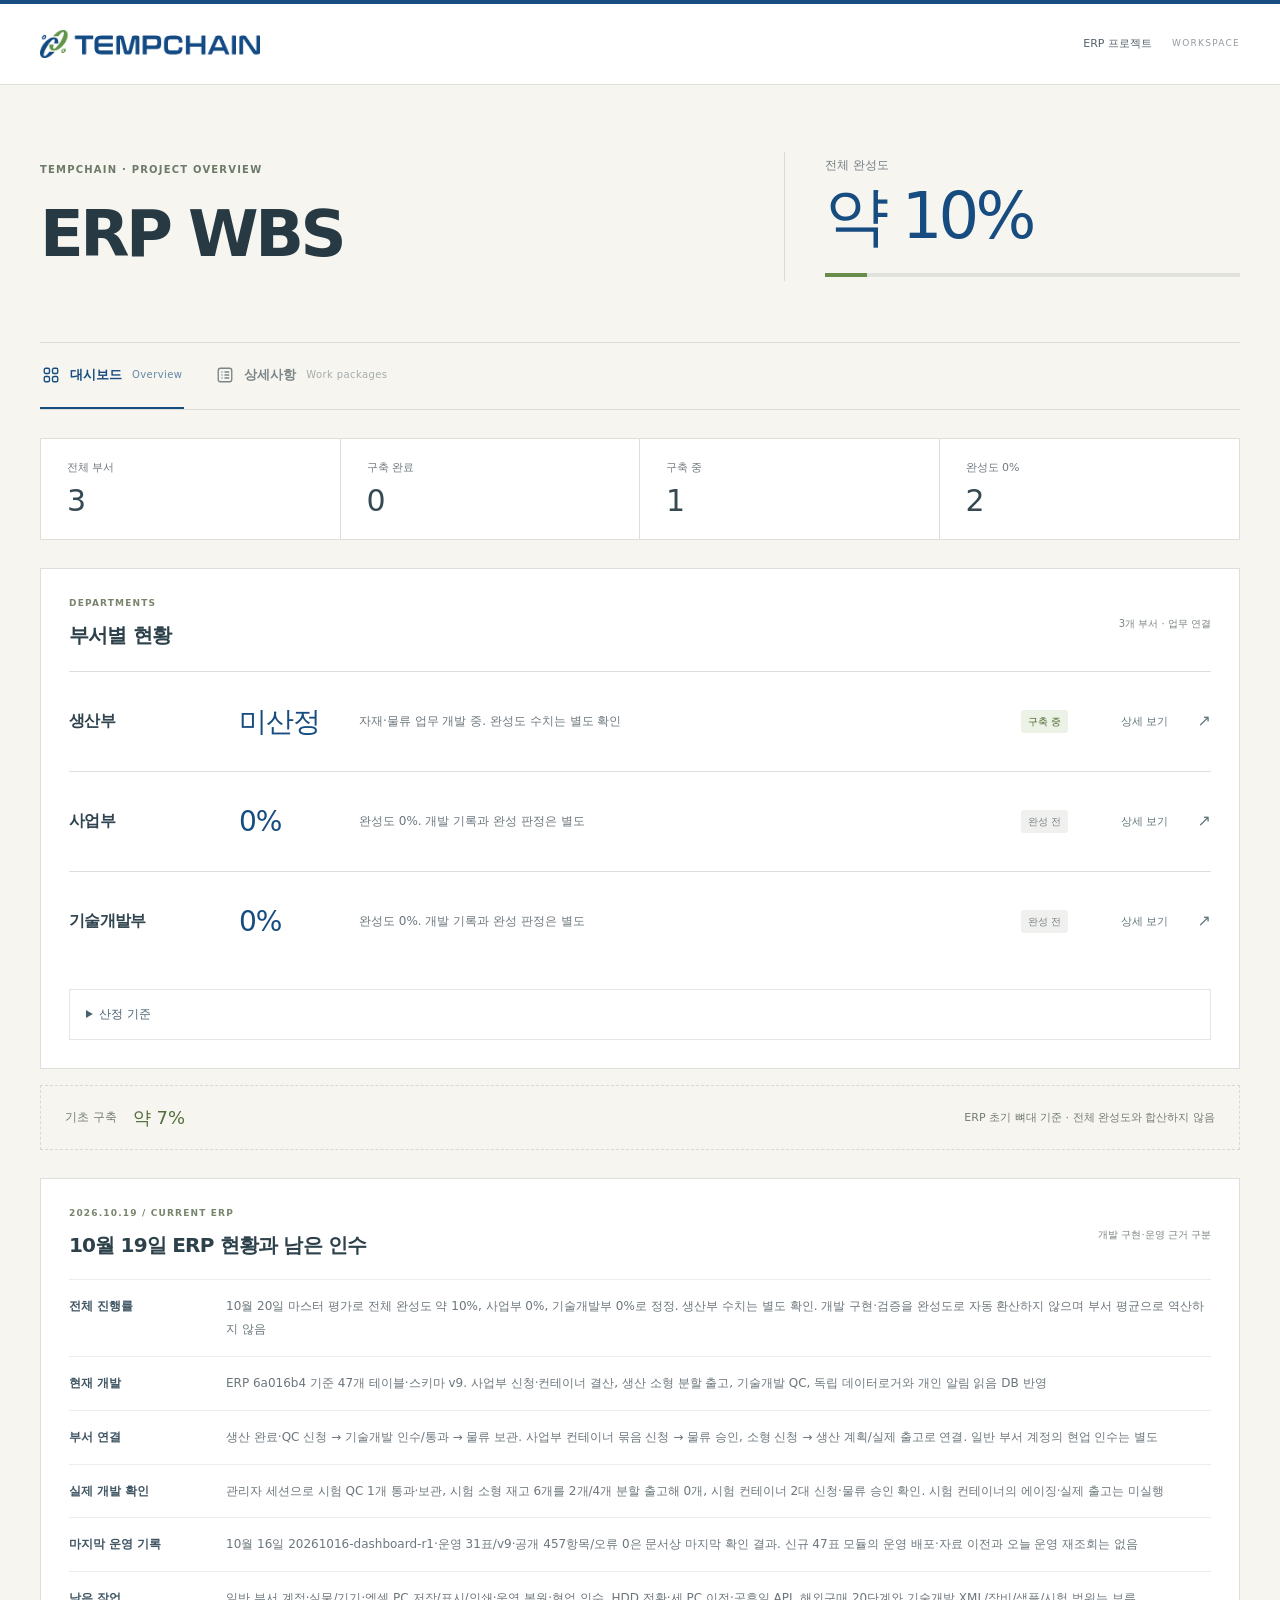
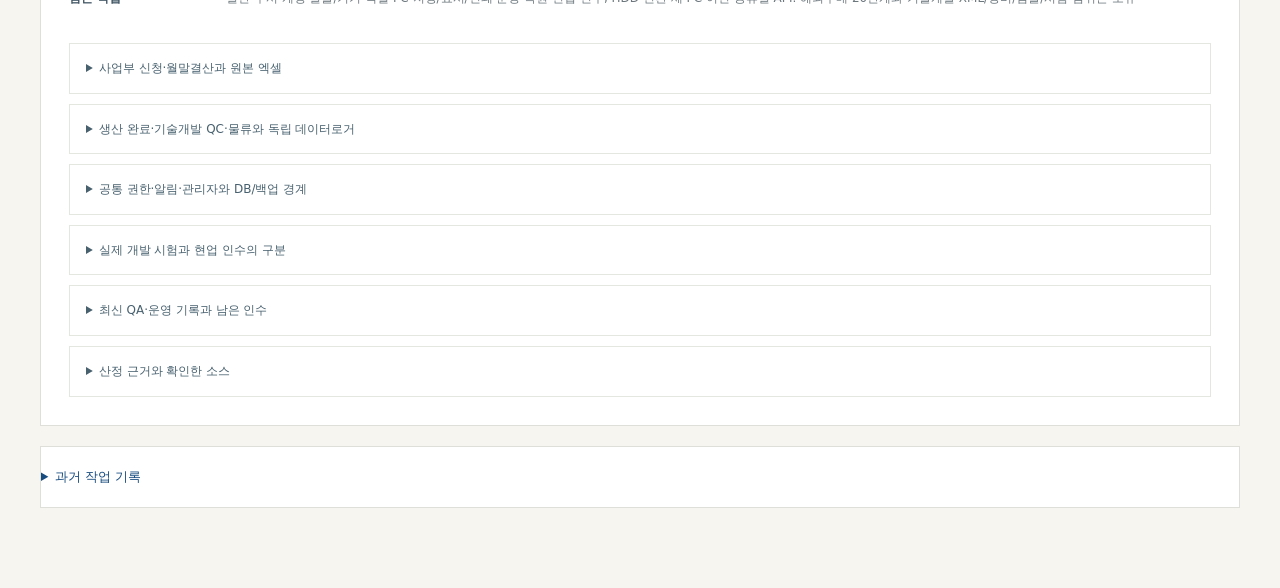
<file: index.html>
<!doctype html>
<html lang="ko">
<head>
  <meta charset="UTF-8">
  <meta name="viewport" content="width=device-width, initial-scale=1.0">
  <meta name="description" content="TempChain ERP WBS: 생산부·사업부·기술개발부 구축 현황">
  <title>TempChain ERP | ERP WBS</title>
  <link rel="stylesheet" href="./css/wbs.css">
  <style>
    .hero-copy { align-self: center; }
    .hero { grid-template-columns: minmax(0, 1fr) minmax(0, 1.25fr); gap: 36px; }
    .hero-progress-group { position: relative; z-index: 1; display: grid; grid-template-columns: minmax(0, 1fr); gap: 14px; }
    .hero-progress-group .hero-progress { min-width: 0; padding: 22px; }
    .hero-progress-group h2 { margin: 0; color: #d2eee7; font-size: 14px; }
    .hero-progress-group .hero-progress-value strong { font-size: 50px; }
    .hero-progress-group .hero-progress-value > span { font-size: 11px; }
    .hero-progress-group .progress-track { margin-bottom: 12px; }
    .hero-progress-group p { font-size: 12px; line-height: 1.7; }
    .hero-progress-group .progress-remaining { margin-top: 9px; color: #a5edd7; font-weight: 700; }
    .scope-grid { grid-template-columns: repeat(3, minmax(0, 1fr)); margin-top: 20px; }
    .scope-card { min-height: 210px; }
    .department-progress { font-size: 30px; color: var(--navy); }
    .stage-evidence { display: block; margin-top: 8px; font-size: 11px; color: var(--muted); }
    @media (max-width: 700px) { .scope-grid { grid-template-columns: 1fr; } }
    .history-record { margin-top: 20px; }
    .history-record > summary { cursor: pointer; color: var(--navy); font-weight: 800; }
    .history-record[open] > summary { margin-bottom: 20px; }
    @media print { .history-record { display: none; } }
    @media (max-width: 1000px) { .hero { grid-template-columns: 1fr; } }
    @media (max-width: 600px) { .hero-progress-group { grid-template-columns: 1fr; } }
    .october-record { display: grid; gap: 10px; margin-top: 18px; min-width: 0; }
    .october-record details { min-width: 0; border: 1px solid var(--line); border-radius: 9px; }
    .october-record summary { padding: 14px 16px; color: var(--navy); font-size: 13px; font-weight: 700; cursor: pointer; overflow-wrap: anywhere; }
    .october-record summary:hover { background: var(--canvas); }
    .october-record details[open] > summary { border-bottom: 1px solid var(--line); background: var(--canvas); }
    .october-record .record-body { min-width: 0; padding: 16px; color: var(--muted); font-size: 13px; line-height: 1.8; overflow-wrap: anywhere; }
    .october-record .record-task + .record-task { margin-top: 10px; }
    .october-record h2, .october-record h3 { margin: 22px 0 12px; color: var(--navy); font-size: 16px; }
    .october-record .record-body > :first-child { margin-top: 0; }
    .october-record ul, .october-record ol { padding-left: 22px; }
    .october-record li { margin: 7px 0; }
    .october-record code { padding: 2px 4px; border-radius: 4px; background: var(--canvas); font-size: .9em; }
    .october-record .record-table { max-width: 100%; overflow-x: auto; margin: 16px 0; border: 1px solid var(--line); border-radius: 6px; }
    .october-record table { width: 100%; min-width: 640px; border-collapse: collapse; }
    .october-record th, .october-record td { padding: 10px 12px; text-align: left; vertical-align: top; border-bottom: 1px solid var(--line); }
    .october-record th { background: var(--canvas); color: var(--navy); }
    @media (max-width: 600px) { .update-panel .panel-heading { flex-wrap: wrap; gap: 12px; } .october-record .record-body { padding: 12px; } .october-record summary { padding: 13px 12px; } }
  </style>
  <link rel="stylesheet" href="./css/brand.css">
  <link rel="icon" type="image/x-icon" href="./favicon.ico">
  <link rel="icon" type="image/svg+xml" sizes="any" href="./assets/brand/favicon-white.svg">
</head>
<body>
  <header class="company-header">
    <div class="shell company-header-inner">
      <a class="company-logo" href="./index.html" aria-label="TEMPCHAIN ERP WBS 홈"><img src="./assets/brand/tempchain-logo.png" alt="TEMPCHAIN" width="4096" height="515"></a>
      <span class="workspace-label">ERP 프로젝트 <span>WORKSPACE</span></span>
    </div>
  </header>
  <main class="shell">
    <section class="hero" aria-labelledby="page-title">
      <div class="hero-copy">
        <p class="eyebrow">TEMPCHAIN · PROJECT OVERVIEW</p>
        <h1 id="page-title">ERP WBS</h1>
      </div>
      <div class="hero-progress-group" aria-label="전체 ERP 진행률">
        <section class="hero-progress" aria-labelledby="overall-progress-title">
          <h2 id="overall-progress-title">전체 완성도</h2>
          <div class="hero-progress-value"><strong id="overall-progress-value">약 10%</strong></div>
          <div id="overall-progress-track" class="progress-track" role="progressbar" aria-label="전체 ERP 구축 진행률" aria-valuemin="0" aria-valuemax="100" aria-valuenow="10"><span id="overall-progress-bar" style="width: 10%"></span></div>

        </section>
      </div>
    </section>

    <nav class="tab-nav" aria-label="페이지 탭">
      <div class="tab-list" role="tablist" aria-label="ERP WBS 화면">
        <button id="tab-dashboard" class="tab-button" type="button" role="tab" aria-selected="true" aria-controls="panel-dashboard" tabindex="0" data-tab="dashboard"><svg class="tab-icon" viewBox="0 0 24 24" fill="none" stroke="currentColor" stroke-width="1.8" aria-hidden="true"><rect x="3" y="3" width="7" height="7" rx="2"/><rect x="14" y="3" width="7" height="7" rx="2"/><rect x="3" y="14" width="7" height="7" rx="2"/><rect x="14" y="14" width="7" height="7" rx="2"/></svg>대시보드<span>Overview</span></button>
        <button id="tab-details" class="tab-button" type="button" role="tab" aria-selected="false" aria-controls="panel-details" tabindex="-1" data-tab="details"><svg class="tab-icon" viewBox="0 0 24 24" fill="none" stroke="currentColor" stroke-width="1.8" stroke-linecap="round" aria-hidden="true"><rect x="3" y="3" width="18" height="18" rx="3"/><path d="M8 8h.01M12 8h5M8 12h.01M12 12h5M8 16h.01M12 16h5"/></svg>상세사항<span>Work packages</span></button>
      </div>
    </nav>

    <section id="panel-dashboard" class="tab-panel" role="tabpanel" aria-labelledby="tab-dashboard">
      <section class="metric-grid" aria-label="부서 구축 현황">
        <article class="metric-card metric-primary"><span class="metric-label">전체 부서</span><strong id="total-count">3</strong></article>
        <article class="metric-card"><span class="metric-label">구축 완료</span><strong id="done-count">0</strong></article>
        <article class="metric-card"><span class="metric-label">구축 중</span><strong id="progress-count">1</strong></article>
        <article class="metric-card"><span class="metric-label">완성도 0%</span><strong id="planned-count">2</strong></article>
      </section>

      <section class="panel-card update-panel" aria-labelledby="scope-title">
        <div class="panel-heading"><div><p class="eyebrow">DEPARTMENTS</p><h2 id="scope-title">부서별 현황</h2></div><span class="pill">3개 부서 · 업무 연결</span></div>
        <div id="scope-grid" class="scope-grid"></div>
        <div class="october-record"><details><summary>산정 기준</summary><div id="progress-basis" class="record-body"></div></details></div>
      </section>
      <aside class="foundation-note"><span>기초 구축</span><strong>약 7%</strong><p>ERP 초기 뼈대 기준 · 전체 완성도와 합산하지 않음</p></aside>
      <!-- october-nineteenth-record:start -->
      <section id="update-october-nineteenth" class="panel-card update-panel" aria-labelledby="update-october-nineteenth-title">
        <div class="panel-heading"><div><p class="eyebrow">2026.10.19 / CURRENT ERP</p><h2 id="update-october-nineteenth-title">10월 19일 ERP 현황과 남은 인수</h2></div><span class="pill">개발 구현·운영 근거 구분</span></div>
        <ul class="update-list">
          <li><strong>전체 진행률</strong><span>10월 20일 마스터 평가로 전체 완성도 약 10%, 사업부 0%, 기술개발부 0%로 정정. 생산부 수치는 별도 확인. 개발 구현·검증을 완성도로 자동 환산하지 않으며 부서 평균으로 역산하지 않음</span></li>
          <li><strong>현재 개발</strong><span>ERP 6a016b4 기준 47개 테이블·스키마 v9. 사업부 신청·컨테이너 결산, 생산 소형 분할 출고, 기술개발 QC, 독립 데이터로거와 개인 알림 읽음 DB 반영</span></li>
          <li><strong>부서 연결</strong><span>생산 완료·QC 신청 → 기술개발 인수/통과 → 물류 보관. 사업부 컨테이너 묶음 신청 → 물류 승인, 소형 신청 → 생산 계획/실제 출고로 연결. 일반 부서 계정의 현업 인수는 별도</span></li>
          <li><strong>실제 개발 확인</strong><span>관리자 세션으로 시험 QC 1개 통과·보관, 시험 소형 재고 6개를 2개/4개 분할 출고해 0개, 시험 컨테이너 2대 신청·물류 승인 확인. 시험 컨테이너의 에이징·실제 출고는 미실행</span></li>
          <li><strong>마지막 운영 기록</strong><span>10월 16일 20261016-dashboard-r1·운영 31표/v9·공개 457항목/오류 0은 문서상 마지막 확인 결과. 신규 47표 모듈의 운영 배포·자료 이전과 오늘 운영 재조회는 없음</span></li>
          <li><strong>남은 작업</strong><span>일반 부서 계정·실물/기기·엑셀 PC 저장/표시/인쇄·운영 복원·현업 인수, HDD 전환·세 PC 이전·공휴일 API. 해외구매 20단계와 기술개발 XML/장비/샘플/시험 범위는 보류</span></li>
        </ul>
        <div class="october-record">
          <details class="record-group"><summary>사업부 신청·월말결산과 원본 엑셀</summary><div class="record-body">
            <ul>
              <li>사업부에 컨테이너 입출고 신청·소형제품 출고 신청·월말결산 3개 업무 메뉴 구현. 컨테이너는 실제 LOT·고객/소유사·고객 요청번호·운송·예정 일시·원본 증빙을 기록</li>
              <li>한 고객 요청번호에 최대 100대의 컨테이너를 묶어 제출하고 제품별 LOT·명시 제품명·신청 당시 로거 번호를 보존. 같은 고객의 진행 중 요청번호 중복 거부, 변경은 재승인과 당시 이력 보존</li>
              <li>소형은 자재에 등록한 완제품을 신청하고 생산부가 날짜별 수량 계획·실제 출고·실적 정정. 계획은 예약/차감하지 않으며 실제 출고와 재고·감사·UUID를 원자 저장. 부족/버전 충돌·계획 초과 정정은 거부</li>
              <li>월말결산은 컨테이너 입출고·렌탈 1/2·보관의 5종만 제공. 소형은 결산 건수·요율·개별 정산 XLSX·전체 ZIP에서 제외하고 기존 자료는 보존. 단가·금액은 인증 엑셀에만 포함</li>
              <li>원본 신청서의 병합·행 높이·열 너비·서명란·인쇄 영역과 반복 제품행을 유지하며 OOXML 관계·콘텐츠 유형을 재구성. 고객번호·각 로거·출고 예상 일시를 반복 시트에도 출력하고 과거 외부 링크·불필요 메타정보 제외</li>
              <li>파일 전체 수신 뒤 XLSX 구성·응답 길이와 명시적 저장 링크를 확인. 격리 HTTP에서 일반 탭/로그인 유지 모두 9,674바이트 저장·값 일치 13항목 통과. 실제 개발 세션의 PC 저장·Microsoft Excel 표시/인쇄는 미확인</li>
              <li>해외구매 20단계의 발주·공식 서식·승인·수입·송금은 별도 요구 범위로 보류. 이번 신청/결산 구현을 해외구매 전체 완료로 집계하지 않음</li>
            </ul>
          </div></details>
          <details class="record-group"><summary>생산 완료·기술개발 QC·물류와 독립 데이터로거</summary><div class="record-body">
            <ul>
              <li>생산부의 생산 완료·QC 신청을 기술개발부가 인수·통과한 뒤 물류 보관으로 연결. QC 미통과 제품은 물류 재고·출고 대상에서 제외하고 생산/QC 처리 이력과 물류 제품·AS 이력을 담당별로 구분</li>
              <li>완제품 분류와 QC 상태를 분리하고 BioKeeper 1800·BioKeeper 2700·BioKeeper 3300·BioKeeper OceanX 명시 선택 제공. 미확정 기존 LOT·소형 제품명은 추정하지 않으며 서비스 상품명·단가를 모델에서 자동 결정하지 않음</li>
              <li>기술개발부 QC는 일부 신규 ERP 업무 구현 근거. 과거 제거한 챔버·예약·샘플·시험과 독립 XML 뷰어의 ERP 연계는 보류 범위 유지</li>
              <li>독립 로거는 일련번호만 등록할 수 있고 LOT 연결·교체·해제·검교정 이력을 관리. 중복 연결·사용 중 LOT 덮어쓰기·버전 충돌 거부, 신청 당시 로거 스냅샷과 기존 검교정 보존</li>
              <li>로거 업로드는 일련번호/연결 LOT의 2열 XLSX·최대 1,000행/5MiB. 파일 원문·행 버전과 미리보기를 재검사하고 전체 원자 반영. 컨테이너 기본정보의 LOT·생산일·소유사·로거·검교정·차기검교정 6열 CSV와 별도</li>
            </ul>
          </div></details>
          <details class="record-group"><summary>공통 권한·알림·관리자와 DB/백업 경계</summary><div class="record-body">
            <ul>
              <li>10월 16일 자재 대시보드의 전체/재고 보유/구매 필요/등록 대기 4개 카드와 목록 필터를 연결. 카드/목록 전체 건수·검색/페이지·소수/미입력/0·안전재고 구분을 API 42개·모의 화면 235항목으로 확인한 당시 기록이며, 물류는 종류/소유사·상태별 카드와 목록 조건을 연결</li>
              <li>화면의 부서 선택과 실제 활성 부서/개별 업무 권한을 분리. 권한 회수 후 동일 UUID 재확인도 재검사하고 결과 불명 요청의 원문·계정/창·UUID를 보존</li>
              <li>자재 기준정보는 단위를 포함한 8개 메뉴로 구성하고 수정/삭제를 실제 생산부의 개별 권한으로 검사. 치수 추가는 수정 권한에 통합, 종류 삭제는 관리자만 허용하며 사용 중인 항목은 삭제 거부</li>
              <li>알림 읽음은 개인 DB 0/1로 저장하고 신규/누락 상태는 0. 조회는 무쓰기, 개인 읽음 저장은 업무 감사·부서 백업 제외, 전체 서명 백업에는 포함. 새 탭/재로그인 유지·계정 분리 회귀와 실제 개발 기존 읽음 재저장 결과 구분</li>
              <li>관리자 메뉴 확장 시 본문 공간 확보·비겹침, 부서 대시보드 첫 메뉴·날짜 묶음 중앙 이동과 모션/모바일/키보드 회귀 반영</li>
              <li>개발 DB는 기존 31표 + 제품/QC 5표 + 개인 읽음 1표 + 사업부 9표 + 독립 로거 1표 = 47표/v9. 서명 v8/v9·구 모듈 없는 백업 호환, 기존 자료·계정·키·NAS 신원 보존</li>
              <li>사업부 신청 연결 후 생산부만 과거로 복원하면 신청·실적·재고가 어긋나므로 거부하고 전체 서명 백업 사용. 격리 복원 검사는 실제 운영 복원 인수와 구분</li>
            </ul>
          </div></details>
          <details class="record-group"><summary>실제 개발 시험과 현업 인수의 구분</summary><div class="record-body">
            <div class="record-table" role="region" aria-label="10월 19일 실제 개발 시험 범위" tabindex="0"><table><thead><tr><th>업무</th><th>확인한 실제 개발 기록</th><th>남은 확인</th></tr></thead><tbody>
              <tr><td>QC 연결</td><td>TEST-QC-20261019-01 시험 1개 등록·신청·인수/통과·물류 보관</td><td>일반 생산/기술개발/물류 계정의 역할별 현업 인수·실물 대조</td></tr>
              <tr><td>소형 분할 출고</td><td>시험 자재 #104 입고 6개 → 실제 출고 2개/4개 → 재고 0개, 신청 #1 완료·원장/이력 보존</td><td>서로 다른 실적일·일반 부서 계정·실제 업무자료와 실물 수용</td></tr>
              <tr><td>컨테이너 신청</td><td>시험 2대·각 로거, 신청 #2 저장·제출·물류 승인과 이력 확인</td><td>해당 시험의 에이징·사진·실제 출고/반입 미실행, 실기기 촬영·현업 인수</td></tr>
              <tr><td>로거·엑셀</td><td>기존 연결 조회·시험 연결 미리보기 후 저장 없이 닫기, 파일 준비/직접 저장 링크 확인</td><td>신규 로거/일괄 업로드 실업무·실제 개발 세션 PC 파일 저장·Excel 표시/인쇄</td></tr>
            </tbody></table></div>
            <p>위 실제 화면은 기존 관리자 세션의 개발 시험이다. 기존 업무자료와 시험 기록을 보존하며 서로 다른 일반 부서 계정의 인수·운영 저장·현장 수용으로 확대하지 않는다.</p>
          </div></details>
          <details class="record-group"><summary>최신 QA·운영 기록과 남은 인수</summary><div class="record-body">
            <div class="record-table" role="region" aria-label="10월 19일 최신 검증과 적용 경계" tabindex="0"><table><thead><tr><th>구분</th><th>최신 기록</th><th>해석 범위</th></tr></thead><tbody>
              <tr><td>빌드·정적 검사</td><td>API·ERP 웹·관리자 개발 빌드/린트 통과</td><td>Windows 11·Conda scott의 격리 검사. 상시 서비스 교체 없음</td></tr>
              <tr><td>전체 격리 API</td><td>기본 424개 중 411통과·13 Linux 생략, 별도 이전 8개 통과: 총 432개 중 419통과·13생략·실패 0</td><td>최초 실패·수정 전 검사와 이전 425개 실행을 최종에 중복 합산하지 않음</td></tr>
              <tr><td>웹·도구 회귀</td><td>웹 199개 통과. 문서/Docker/실행기 45개 중 44통과·Linux 소켓 1생략</td><td>Linux 생략은 통과와 구분, 실제 Docker 서비스 실행/교체 검사 아님</td></tr>
              <tr><td>합성 UI</td><td>사업부 71·로거 33·알림 83·부서 270·ERP 메뉴 47·관리자 메뉴 36, 총 540항목·오류 0</td><td>합성 응답 검사, 실제 업무자료 쓰기 0</td></tr>
              <tr><td>격리 실제 API/DB 화면</td><td>제품/QC → 신청 → 승인/에이징/묶음출고 35항목, XLSX 수신 13항목 각각 통과</td><td>임시 DB·HTTP 검사, 기존 개발/운영 서비스·PC 저장 인수와 별도</td></tr>
              <tr><td>문서</td><td>17파일 링크 425개·앵커 195개 오류 0, 개발 문서 포털 232항목·오류 0</td><td>16개 개발 문서·검색/목차/인증/반응형 검사, 운영 문서 제외 유지</td></tr>
              <tr><td>마지막 운영</td><td>20261016-dashboard-r1·31표/v9·공개 457항목/오류 0, 당시 계정 25·메모 1·기존 백업 865개/신규 2개·자료/키/NAS 보존</td><td>Git 문서의 과거 결과 대조. 새 관리자 카드 실클릭은 당시 인증 미확보로 미확인. 오늘 운영·NAS·DB 재조회나 신규 모듈 배포 없음</td></tr>
            </tbody></table></div>
            <p>운영 복원·빈 내부 저장소의 NAS 복구·HDD 원본 전환, 실제 카메라·일반 부서 계정·현업 인수, 세 PC 실행기/TLS/방화벽/이전과 공휴일 API는 계속 남는다. 구현·격리 QA·개발 시험·과거 운영 검증을 하나의 완료 판정으로 합치지 않는다.</p>
          </div></details>
          <details class="record-group"><summary>산정 근거와 확인한 소스</summary><div class="record-body">
            <p>10월 20일 마스터 완성도 평가를 우선하여 전체 약 10%, 사업부 0%, 기술개발부 0%로 정정. 이전 단계 가중 평균 45%는 현재 완성도로 사용하지 않는다. 아래 소스는 개발 기록의 근거이며 완성도 평가와 구분한다.</p>
            <ul>
              <li>근거 커밋: <code>6a016b4c967b06bd9d17caabca6b4b66c5a78116</code> · ERP 작업 트리의 미커밋 변경은 제외</li>
              <li>현황/인수인계/검증: erp-docs/md/PROJECT_STATUS.md · AI_HANDOFF.md · VALIDATION.md</li>
              <li>업무/DB/화면: erp-docs/md/DATABASE_README.md · UI_GUIDE.md와 해당 업무 API·화면 패치</li>
              <li>사업부 해외구매 요구·기술개발 독립 XML 뷰어는 보류 범위의 근거로만 사용. 과거 제거 업무의 완료 재사용 제외</li>
            </ul>
          </div></details>
        </div>
      </section>
      <!-- october-nineteenth-record:end -->
      <details class="panel-card history-record"><summary>과거 작업 기록</summary>
      <!-- october-thirteenth-record:start -->
      <section id="update-october-thirteenth" class="panel-card update-panel" aria-labelledby="update-october-thirteenth-title">
        <div class="panel-heading"><div><p class="eyebrow">2026.10.13 / HISTORY</p><h2 id="update-october-thirteenth-title">10월 13일 당시 ERP 상태</h2></div><span class="pill">과거 기록</span></div>
        <ul class="update-list">
          <li><strong>최신 개발 소스</strong><span>부서별 대시보드 분리·생산부 현황, 기술 소개 6탭·발표형 구조도 6장, NAS와 독립된 개발 테스트 관리자 도구 반영. 최신 커밋 ea21f4e, 로컬 원격 추적 ref의 푸시 기록 확인</span></li>
          <li><strong>부서 요청 수집</strong><span>사업팀 해외구매 20단계·문서/단가 비교와 생산(물류)팀 제품·데이터로거 1:1 매칭 요청을 PDF에서 정리. 요구사항 문서화 단계이며 새 업무 화면·API·DB 구현은 미착수</span></li>
          <li><strong>마지막 운영 근거</strong><span>10월 12일 20261012-backup-cleanup-r1의 생산부 기능·변경 후 부서 백업 배포와 앱 healthy 확인 기록. NAS 상태 카드 후속 단순화 및 10월 13일 화면 변경의 운영 반영은 미확인</span></li>
          <li><strong>개발 검증</strong><span>전체 빌드·타입 검사와 웹·문서·개발 관리자·격리 인증 회귀 통과 기록. 모의 문서/부서 화면의 오류 0, 이미 실행 중인 개발 웹·관리자의 실제 HTTP 로그인·권한 조회·로그아웃 확인</span></li>
          <li><strong>현재 제공 범위</strong><span>공통 인증·계정·부서·메모·백업과 생산부 자재·제품 구성·재고/생산·완제품 출고 유지. 업무 DB는 공통 7개·생산부 6개 총 13개 테이블. 사업부·기술개발부 업무 기능은 준비 상태</span></li>
          <li><strong>남은 확인</strong><span>실제 생산·출고 저장과 실물 대사, 운영 관리자 변경·DB 복원·빈 내부 저장소로 NAS 복구·HDD 전환·현업 인수, 세 PC 이전·공휴일 API 및 새 요청의 상세 기준 확정</span></li>
        </ul>
        <div class="october-record">
          <details class="record-group"><summary>오늘 소스에 반영한 화면·문서·개발 보호</summary><div class="record-body">
            <h3>부서별 대시보드와 개인 자료 보호</h3>
            <ul>
              <li>공통 홈을 부서별 <code>/departments/:id</code> 화면으로 분리하고 선택 부서의 이름·URL을 사용. 루트 진입은 선택/활성 소속 부서로 이동하며 유효한 부서가 없으면 중립 선택 안내 제공</li>
              <li>생산부에서만 실제 활성 생산부 소속 또는 관리자 권한에 따라 자재·재고 현황과 자재관리·제품구성·재고/생산 진입 제공. 다른 부서는 서비스 준비 안내 유지</li>
              <li>각 부서에서 개인 달력·본인 메모 제공. 부서 선택으로 소속·권한을 부여하지 않으며 이전 부서의 늦은 응답 폐기, 계정 전환 시 선택·개인 자료 초기화</li>
              <li>동시 부서 조회 공유·현황 중복 시작 방지, 비활성·미등록 부서 경로 보정, 모바일 제목을 별도 행에 배치하여 잘림 보완</li>
            </ul>
            <h3>개발 기술 문서 개편</h3>
            <ul>
              <li>기술 개요·작동 흐름·시스템 구조·사용 기술·서버 구성·상세 문서의 6탭 구성. 개요·요청/응답·앱 구조·인증/보호·기술 계층·서버 비교의 발표형 구조도 6장 제공</li>
              <li>구조도 아래 핵심 기술 참고 3개와 상세 원문 링크 제공. 전체 Markdown 본문은 검색·상세 문서에서 유지하며 부서 요청 원문·허용 목록·본문 정화·키보드·오프라인 열람 보존</li>
              <li>현재 단일 서버와 향후 세 PC 분리 계획, 현재 내부 HTTP와 향후 인증서 검증 HTTPS/TLS를 구분. NAS/로컬 인증이 공통 세션으로 합류하는 흐름 설명</li>
              <li>공통 문서 13개와 부서 요청 2개를 허용 목록으로 생성. 문서 15개·오프라인 목록 포함 HTML 16개이며 PDF·일지·미등록 파일은 생성 대상에서 제외</li>
              <li>운영 문서는 Docker 컨텍스트·이미지·메뉴·번들에서 제외하는 정책 유지. 운영 <code>/md</code>·<code>/api/documentation</code>·<code>/api/docs</code>의 익명/인증 404는 10월 12일 배포 기록 기준</li>
            </ul>
            <h3>개발 테스트 관리자와 실행 절차</h3>
            <ul>
              <li>NAS와 독립된 로컬 개발 관리자 생성·검증 도구 추가. 고정 로컬 Docker·DB 표식·스키마 v9·아이디 충돌을 확인하고 생성 트랜잭션 전후 기존 계정·부서를 비교</li>
              <li>개발 DB에 테스트 관리자 1개 생성 및 비공개 자격 파일의 독점 저장·해시 일치 확인 기록. 기존 암호 재설정·DB 이관/초기화·NAS 계정/설정·기존 세션·백업 변경 없음</li>
              <li>개발 웹 5174·관리자 5175에서 실제 HTTP 로그인·세션/관리자 조회 권한·로그아웃 후 401 확인. 브라우저 로그인 화면 조작·공개 NAS 로그인·운영 관리자 인수와 구분</li>
              <li>루트 README에 Windows 11·Conda scott·Node.js 24 이상, 개발/배포 대상 분리·실행 순서·NAS 인증·백업 보존·문서 개발 전용·장애 확인 절차 정리</li>
            </ul>
          </div></details>
          <details class="record-group"><summary>사업팀·생산(물류)팀 요청과 구현 전 확인</summary><div class="record-body">
            <div class="record-table" role="region" aria-label="10월 13일 부서별 요구사항과 미확정 조건" tabindex="0"><table><thead><tr><th>요청 영역</th><th>문서에 정리한 내용</th><th>미확정·미구현 범위</th></tr></thead><tbody>
              <tr><td>사업팀 해외구매</td><td>발주 요청부터 추후 송금까지 20단계, 오더별 기준 데이터 비교·경고, 두께별 VIP 헤베단가와 이전 발주 가격 비교</td><td>업무 요구 수집 단계. 구체적인 비교 필드·변경 승인·경고 후 저장 허용 정책 미확정, 새 업무 API/DB 미구현</td></tr>
              <tr><td>사업팀 문서 출력</td><td>구매결의서·영문 발주서·검수의뢰서의 입력 항목과 Excel 내려받기 요청</td><td>참고 Excel 미제공, 결재 금액의 단위/통화·지급일 기준·검수 문서 관계 확인 필요. 금융·회계 모듈 범위 확정으로 확대하지 않음</td></tr>
              <tr><td>제품·데이터로거</td><td>제품 코드로 시리얼 조회, 제품/로거 1:1 매칭, 특정 담당자 변경·저장 권한, 자동 변경 이력·추적</td><td>시리얼 형식·유일성·최초 이관/재매칭·담당자·이력 보존 기준 미확정. 기존 자재·BOM·출고와 별도 추가 요청이며 화면/API/DB/권한 구현 미착수</td></tr>
            </tbody></table></div>
            <p>제공된 PDF 원본 2개를 보존하고 사업팀·생산팀 하위 폴더의 Markdown으로 정리한 결과. 과거에 제거한 구매·로거 기능의 구현 이력을 현재 서비스 완료 근거로 재사용하지 않으며, 미제공 자료·업무 규칙을 추측해 확정하지 않음.</p>
          </div></details>
          <details class="record-group"><summary>개발 검증·Git 기록과 운영 반영의 차이</summary><div class="record-body">
            <div class="record-table" role="region" aria-label="10월 13일 검증 수준과 운영 상태" tabindex="0"><table><thead><tr><th>근거</th><th>확인 결과</th><th>해석 범위</th></tr></thead><tbody>
              <tr><td>빌드·회귀 기록</td><td>전체 빌드·타입 검사, 웹 69개·개발 관리자 도구 17개·격리 인증 7개·문서 12개 통과</td><td>저장된 개발 검증 기록. 전체 운영 API 회귀·현업 인수의 새 실행 결과로 확대하지 않음</td></tr>
              <tr><td>모의 화면 결과</td><td>저장 JSON 기준 문서 214개·부서 대시보드 37개 확인, JavaScript 오류 각각 0. 문서 1894/1440/390/320px, 부서 390/320px 표시 확인</td><td>합성 HTTP 결과이며 실제 NAS 로그인·운영 배포 확인 아님. 검증 문서의 문서 186개와 최종 JSON 214개 차이 확인, 별도 실행 합산 제외. 커밋 이후 재검증 기록은 아님</td></tr>
              <tr><td>개발 HTTP 인증</td><td>이미 실행 중인 로컬 웹/관리자 프록시에서 개발 관리자 로그인·조회·로그아웃, 기존 계정/부서 보존 확인</td><td>개발 계정의 실제 HTTP 범위. 외부 접속 변경·서비스 시작/중지·운영 데이터 변경의 근거가 아님</td></tr>
              <tr><td>10월 13일 Git</td><td><code>6d80574</code> 부서 요청/문서, <code>962efae</code> 개발·배포 안내, <code>ea21f4e</code> 화면/기술 문서/개발 관리자. 로컬 <code>origin/master</code>와 HEAD 일치·각 푸시 reflog 확인</td><td>로컬 Git 기록 기준이며 원격 신규 조회는 미실시. 작업 당시 문서의 커밋/푸시 미실시 표현은 이후 커밋 이력과 시점을 구분</td></tr>
              <tr><td>마지막 운영 배포</td><td><code>20261012-backup-cleanup-r1</code> 앱 healthy·공개 HTTPS/NAS 조회·기존 자료/백업 파일 보존 기록</td><td><code>a5b4eed</code> NAS 카드 단순화와 10월 13일 소스의 운영 배포 증거 미확보. 이번 WBS 갱신은 운영 상태를 새로 검사한 결과가 아님</td></tr>
            </tbody></table></div>
            <p>기존 기반 준비 20개 중 확인 완료 14개·진행 중 4개·예정 2개와 70% 유지. 전체 ERP 약 7%는 이전 사용자 추정, ERP 문서의 전체 진행률은 미산정. 새 요청 문서·개발 검사·Git 푸시를 운영 수용 완료나 새 진행률로 환산하지 않음.</p>
          </div></details>
          <details class="record-group"><summary>근거 경로와 다음 확인</summary><div class="record-body"><ul>
            <li>현재 계약·검증 · <code>erp-docs/md/AI_HANDOFF.md</code> · <code>PROJECT_STATUS.md</code> · <code>VALIDATION.md</code> · <code>UI_GUIDE.md</code> · <code>ERP_OVERVIEW.md</code></li>
            <li>요청 원문 정리 · <code>erp-docs/부서별_업무/사업팀/사업팀_업무요구사항.md</code> · <code>erp-docs/부서별_업무/생산팀/생산물류팀_업무요구사항.md</code></li>
            <li>화면·개발 도구 · <code>erp-web/apps/web/src/components/ProductionDashboard.vue</code> · <code>DocumentationPresentation.vue</code> · <code>erp-web/apps/web/src/department-dashboard.ts</code> · <code>scripts/create-dev-test-admin.mjs</code></li>
            <li>모의 검증 결과 · <code>erp-web/.dev-data/documentation-portal/result.json</code> · <code>erp-web/.dev-data/department-dashboards/result.json</code> · 부서 요청/README 검증 결과</li>
            <li>다음 확인 · 신규 화면의 운영 반영 여부, 소모량·실물 재고·생산/출고 인수, 운영 관리자·복원/HDD 전환, 부서 요청의 서식·비교/결재·매칭/권한·이력 기준 확정</li>
          </ul><p>이번 반영은 ERP Git 패치·현재 문서·저장된 검증 결과를 대조한 WBS 갱신. ERP 파일·서비스·DB·계정 변경과 WBS 커밋·푸시·배포는 수행하지 않음.</p></div></details>
        </div>
      </section>
      <!-- october-thirteenth-record:end -->

      <!-- october-twelfth-record:start -->
      <section id="update-october-twelfth" class="panel-card update-panel" aria-labelledby="update-october-twelfth-title">
        <div class="panel-heading"><div><p class="eyebrow">2026.10.12 / DEPLOYMENT &amp; BACKUP</p><h2 id="update-october-twelfth-title">10월 12일 배포·백업 작업 기록</h2></div><span class="pill">박범준 · 구현·배포·검증 구분</span></div>
        <ul class="update-list">
          <li><strong>생산부 서버 반영</strong><span>10월 7일 확정한 자재·제품 구성·재고/생산·완제품 출고 기능의 API·웹·관리자 배포와 healthy 확인. 공통 7개와 신규 업무 6개로 총 13개 테이블, 기존 계정·부서·키·DB·점검 실행 보존</span></li>
          <li><strong>문서 개발 전용</strong><span>후속 지시로 ERP 문서를 Docker 컨텍스트·이미지·운영 메뉴·본문 번들에서 제외. /md·문서 API는 익명·인증 모두 404, 개발 Markdown·HTML과 설명 화면 유지</span></li>
          <li><strong>NAS·부서 백업</strong><span>Linux NAS 공유 마운트·쓰기/읽기·영구 등록 확인, 생산부 기준본과 서명된 증분 체인·선택 시점 복원 구현. 계정·권한·메모·세션을 유지하는 부서별 복원과 전체 DB 복원 구분</span></li>
          <li><strong>변경 후 자동 백업</strong><span>당일 최초 10분 주기를 성공한 자재·구성·재고/생산/출고 커밋 후 실행으로 전환·배포. 조회·공통 정보 변경·롤백·동일 요청 재실행 제외, 동시 변경 병합·재시작 보완·NAS 재시도 포함</span></li>
          <li><strong>정리·화면 후속</strong><span>백업 worker·부서 정의·관리자 이력/복원 상태 처리 정리 후 재배포. NAS 연결 상태를 연결됨/미연결로 단순화한 최신 소스는 별도 기록하며 해당 변경의 운영 반영 증거 미확보</span></li>
          <li><strong>확인·남은 인수</strong><span>최신 정리 배포에서 API 152개·웹 62개, 공개 HTTPS 341개·NAS 상태 29개·화면 117개 확인 통과. 운영 업무 저장·운영 DB 복원·빈 내부 저장소로 NAS 복구·현업 인수는 미검증</span></li>
        </ul>
        <div class="october-record">
          <details class="record-group"><summary>8개 통합 작업 상세</summary><div class="record-body">
            <details class="record-task"><summary>1. 확정 생산부 기능의 운영 서버 반영</summary><div class="record-body"><ul>
              <li>자재 CRUD·검색·필터, 기초자재·내함·외함·완제품 구분, 제품 구성(BOM), 재고 입력·생산 자동차감·완제품 출고의 최종 소스 배포</li>
              <li>API → 관리자 → 웹 순서로 교체하고 세 앱 healthy 확인. 실제 운영 DB는 공통 7개 테이블과 신규 업무 6개 테이블의 총 13개 집합 확인</li>
              <li>신규 업무 테이블은 빈 상태로 추가하고 예시 품목·구성·재고 자동 생성 제외. 기존 계정 24개·부서 4개·개인메모 0개, 안정 계정 필드·NAS 신원·스키마 v9·서명 키 보존 대조</li>
              <li>DB·점검 컨테이너 ID·시작 시각·설정 유지. 운영 DB 초기화·DB 재시작·점검 목적지 전환 없이 앱만 반영</li>
              <li>지정 NAS 일반 계정의 실제 공개 HTTPS 로그인과 업무 조회 권한 경계 확인. 실제 자재 저장·생산·출고 쓰기 및 현업 인수는 미검증</li>
            </ul></div></details>
            <details class="record-task"><summary>2. ERP 문서의 개발 전용 정책 적용</summary><div class="record-body"><ul>
              <li>당일 최초 생산부 배포의 문서 포함 결과를 과거 기록으로 구분하고, 후속 지시로 운영 문서 제공 제거</li>
              <li>Docker 문서 생성·복사 단계와 빌드 컨텍스트의 erp-docs 제외, 운영 웹의 문서 메뉴·본문 번들 제거</li>
              <li>Docker 웹 빌드의 문서 설정 false와 운영 API의 문서 라우트 미등록 적용. /md·/api/documentation·/api/docs는 인증 여부와 무관하게 404 유지</li>
              <li>개발 Markdown 원본·생성 HTML·로그인 후 문서 화면 유지. 개발 설명·검증·인수인계 정리가 운영 이미지에 문서를 다시 포함하는 작업은 아님</li>
              <li>공개 HTTPS에서 일반 로그인·달력·내 정보·모바일·권한·쿠키·로그아웃과 문서 메뉴/번들 부재·문서 404 확인</li>
            </ul></div></details>
            <details class="record-task"><summary>3. Linux NAS 저장소 연결과 첫 백업 보존 확인</summary><div class="record-body"><ul>
              <li>마스터의 root 실행으로 Linux 서버의 지정 NAS 공유 CIFS 마운트, SMB 3.1.1 암호화, UID 1000 임시 파일 생성·fsync·읽기·삭제와 fstab 등록 완료 확인</li>
              <li>호스트 마운트 준비와 API의 NAS 연결 설정·앱 배포를 별도 단계로 수행. 기존 내부 백업 볼륨·서명 키 유지, HDD 원본 전환은 미실시</li>
              <li>최초 부서 백업 배포에서 NAS 연결·자동 실행·당시 10분 설정, 생산부 첫 기준본 내부 1개·NAS 저장 1개 확인</li>
              <li>내부·NAS 기준본의 실제 파일 바이트·키·HMAC·SHA·체인 일치 확인. 후속 변경 발생 백업 배포에서 전체 DB 백업 1개를 실제 생성하고 NAS 사본의 서명·덤프 SHA·바이트 일치 확인</li>
              <li>NAS 파일 자동 삭제는 수행하지 않으며 기존 백업·환경·키·DB·점검 실행과 자료 보존</li>
            </ul></div></details>
            <details class="record-task"><summary>4. 부서별 기준본·증분 체인·선택 시점 복원 구축</summary><div class="record-body"><ul>
              <li>생산부 자재·제품 구성·재고/생산/출고의 업무 6개 테이블을 부서별 범위로 등록. 사업부·기술개발부는 업무 테이블이 없어 업무자료 없음 표시·복원 차단</li>
              <li>기준본과 이후 추가·수정·삭제 증분으로 시점 구성. 부서·테이블 범위·참조 계정 신원·HMAC·이전 파일 SHA·연속 체인을 함께 검사하고 중간 파일 누락·변조는 거부</li>
              <li>복원 전 안전 기준본과 DB 유지보수 잠금, 선택 업무 테이블만 단일 트랜잭션으로 복원. 공통 계정·부서·권한·NAS 신원·개인메모·로그인 세션 유지, 공통 감사에 복원 기록 추가</li>
              <li>재고·자재·구성 버전을 올려 복원 전 화면의 오래된 요청 차단, ID 시퀀스 하향 방지. 미지의 외부 참조는 CASCADE 삭제 없이 거부</li>
              <li>기존 전체 DB 서명 v8/v9 복원과 부서별 복원 분리. 전체 DB 복원의 세션 폐기 계약 유지</li>
              <li>NAS 체인 가져오기 CLI로 이미 같은 내부 체인이 있는 경우 imported=0·databaseChanged=false 확인. 빈 내부 저장소의 신규 가져오기와 실제 운영 DB 복원 인수는 미검증</li>
            </ul></div></details>
            <details class="record-task"><summary>5. 10분 주기에서 성공한 업무 변경 후 자동 백업으로 전환</summary><div class="record-body"><ul>
              <li>당일 최초 10분 방식의 결과를 보존하고 최신 요청에 따라 자재·구성·재고/생산/출고의 성공 COMMIT 후 해당 부서 백업 실행으로 전환·운영 반영</li>
              <li>조회·공통 계정/권한/메모 변경·롤백·동일 요청 재실행은 알림 대상에서 제외. trigger=change·intervalMinutes=null, 자동 활성 여부 automatic 유지</li>
              <li>누적 변경을 직렬 실행기로 처리하며 동시 변경은 한 증분·복원 시점에 합쳐질 수 있음. 모든 업무 작업의 중간 상태를 각각 복원하는 보장과 구분</li>
              <li>재시작 때 현재 DB 마지막 상태와 미전송 체인 보완, 변경이 없으면 새 파일 생성 제외. 기준본 이후 24시간이 지나면 다음 업무 변경에서 새 기준본 생성</li>
              <li>NAS 장애 시 내부 백업 성공을 보존하고 2~30초 재시도. 기존 전체 DB 시간별 백업과 기존 키·서명·스키마 v9·13개 테이블 유지</li>
              <li>실제 업무 API 저장 → 서명된 증분 생성 → 복원·재시도 연결은 격리 DB에서 확인. 운영에서는 업무자료를 변경하거나 DB를 복원하지 않음</li>
            </ul></div></details>
            <details class="record-task"><summary>6. 백업 코드·관리자 상태 처리 정리와 재배포</summary><div class="record-body"><ul>
              <li>변경 알림·직렬 실행·NAS 재시도·시작 보완·종료 대기를 department-backup-worker.ts로 분리하고 부서 정의 중복 정리</li>
              <li>관리자 백업 화면의 이력 선택·조회·응답 타입·작업 상태·복원 폼 초기화 정리, 기존 자동 백업·서명·부서 복원 범위 유지</li>
              <li>정리한 API·웹·관리자 재배포와 healthy 확인. 공통/업무 자료·설정·NAS 신원·DB/점검 실행 상태 보존 대조</li>
              <li>기존 내부·NAS 백업 파일 632개와 서명 키의 바이트 해시 일치 확인. 이번 정리 배포의 운영 검증은 이력 조회·빈 복원 폼 열기/취소와 읽기만 수행</li>
            </ul></div></details>
            <details class="record-task"><summary>7. NAS 연결 상태 화면 단순화 후속 소스</summary><div class="record-body"><ul>
              <li>커밋 a5b4eed에서 관리자 NAS DB 백업의 상태를 연결됨/미연결로 단순화하고 NAS 주소 표시 유지</li>
              <li>중복 설명·마지막 연결 확인 시각·운영체제 안내·상세 오류 문구를 해당 카드에서 제거하고 모의 화면 검증 기대값 조정</li>
              <li>백업 엔진·서명·파일·자동 실행·부서 복원 동작 변경은 해당 커밋 범위에 없음. 이 소스 변경의 운영 배포와 실제 공개 화면 재확인 증거는 미확보</li>
            </ul></div></details>
            <details class="record-task"><summary>8. 오늘 기록과 현재 안내의 근거 정리</summary><div class="record-body"><ul>
              <li>생산부 최초 배포 → 문서 제외 → NAS·부서별 10분 백업 → 변경 후 백업 → 코드 정리 배포 → NAS 상태 후속 소스를 날짜와 단계로 구분</li>
              <li>오늘 정리 요청에 따라 ERP 문서·박범준 일일업무와 WBS 메인 HTML에 실제 작업 내용 반영. 과거 문서 포함·10분 방식·미배포 기록은 당시 근거로 보존</li>
              <li>검사 수치는 단계별 결과이며 반복 검사 중복 합산 제외. 기록 갱신만으로 운영 상태를 새로 확인하거나 현업 인수를 완료한 것으로 판단하지 않음</li>
            </ul></div></details>
          </div></details>
          <details class="record-group"><summary>당일 배포 순서와 최신 정책</summary><div class="record-body">
            <div class="record-table" role="region" aria-label="10월 12일 배포 순서와 정책" tabindex="0"><table><thead><tr><th>단계</th><th>반영 내용·확인</th><th>최신 상태와 구분</th></tr></thead><tbody>
              <tr><td>20261012-production-r1</td><td>생산부 기능·ERP 소개 배포, 앱 3개 healthy. 공개 HTTPS 209개·업무 조회 경계 22개 확인·오류 0</td><td>당시 문서 13개 제공은 이전 기록. 생산·출고 운영 쓰기 미검증</td></tr>
              <tr><td>20261012-nodocs-r2</td><td>운영 문서 파일·메뉴·번들·라우트 제거, 앱 3개 healthy. NAS 실제 로그인·문서 404 등 325개 확인·오류 0</td><td>ERP 문서는 개발 전용. 후속 모든 백업 배포에서도 제외 정책 유지</td></tr>
              <tr><td>20261012-department-backups-r1</td><td>Linux NAS 연결·부서별 기준본/증분·복원 앱 배포. 관리자 28개 확인, 생산부 첫 기준본의 내부·NAS 저장 확인</td><td>당시 자동 10분 방식은 후속 변경 후 방식으로 대체. 이 결과를 최신 방식의 완료 근거로 혼용하지 않음</td></tr>
              <tr><td>20261012-event-backups-r2</td><td>성공한 업무 커밋 후 백업·재시도·재시작 보완 배포. 공개 341개·관리자 상태 29개·화면 117개 확인·오류 0</td><td>trigger=change·intervalMinutes=null. 운영 업무 저장·운영 복원은 미실시</td></tr>
              <tr><td>20261012-backup-cleanup-r1</td><td>worker·부서 정의·관리자 폼 상태 정리 재배포. 앱 healthy·공개/상태/화면 확인·파일 632개 보존 대조 통과</td><td>최신 확인된 배포. 기존 서명·자동 실행·복원 범위 유지</td></tr>
              <tr><td>a5b4eed 후속 소스</td><td>NAS DB 백업 카드의 연결됨/미연결 표시와 주소만 남기는 화면 단순화</td><td>커밋은 소스 보관 근거. 해당 변경의 운영 배포 증거 미확보</td></tr>
            </tbody></table></div>
          </div></details>
          <details class="record-group"><summary>단계별 검사·실제 확인·자료 보존 범위</summary><div class="record-body">
            <div class="record-table" role="region" aria-label="10월 12일 검사와 실제 운영 확인" tabindex="0"><table><thead><tr><th>단계·검사</th><th>확인 결과</th><th>실행 범위·한계</th></tr></thead><tbody>
              <tr><td>최초 생산부 반영</td><td>build/lint, 격리 API 128·웹 62 통과, API Linux 전용 13 제외. Docker·문서 회귀 합계 34 통과·Unix 소켓 1 제외</td><td>모의 화면 합계 588개·JS 오류 0은 운영 쓰기 검증과 별도. 공개 실제 209개와 조회 경계 22개 구분</td></tr>
              <tr><td>운영 문서 제외</td><td>build/lint, 격리 API 130·웹 62·Docker 24 통과. API Linux 13·Docker Unix 소켓 1 제외. 공개 실제 325개·오류 0</td><td>이미지/본문 번들 부재·문서 404·로그인·쿠키·모바일 확인, 업무 쓰기·운영 복원 제외</td></tr>
              <tr><td>변경 후 자동 백업</td><td>API 149·웹 62 통과, API Linux 13 제외. 엔진·업무 저장/증분/복원 연결 19개 통과. 격리 Linux 외부 파일 17 통과·Windows 1 제외</td><td>실제 업무 저장·복원은 격리 DB. 공개 341개·상태 29개·화면 117개는 로그인·권한·상태·읽기·빈 폼 취소 범위</td></tr>
              <tr><td>최신 백업 코드 정리</td><td>build/lint, API 152·웹 62 통과, API Linux 13 제외. 엔진/종료 17·화면 모의 67·배포 실행기 11개 통과</td><td>공개 HTTPS 341개·NAS 상태 29개·1440/390/320px 화면 117개 확인·오류 0. 운영 업무 저장·DB 복원·수동 백업 생성 없이 읽기 확인</td></tr>
              <tr><td>NAS 실제 파일·키</td><td>내부/NAS 생산부 기준본 각 1개의 바이트·SHA·HMAC·체인·키 일치. 변경 후 배포에서 전체 DB 백업 1개 생성·NAS 사본 일치 확인</td><td>CLI 기존 체인 imported=0·databaseChanged=false. 빈 내부 저장소의 복구와 운영 DB 복원 성공으로 확대하지 않음</td></tr>
              <tr><td>기존 자료·실행 상태</td><td>계정 24·부서 4·메모 0·13테이블, 공통/업무 자료 해시·NAS 신원·키·설정·DB/점검 ID·시작 시각 보존 대조</td><td>최신 정리에서 기존 내부/NAS 파일 632개 바이트 해시 일치. 환경값·계정 신원 원문·키·암호는 공개 기록에서 제외</td></tr>
            </tbody></table></div>
            <p>위 수치는 당일 배포·검증 기록의 범위를 재정리한 값이며 이번 문서 갱신에서 운영 검사를 새로 실행한 값이 아님. Windows의 Linux 전용 제외를 통과로 계산하지 않으며 단계 간 반복 확인을 하나의 총검사 수로 합산하지 않음.</p>
          </div></details>
          <details class="record-group"><summary>관련 WBS와 남은 운영 인수</summary><div class="record-body">
            <div class="record-table" role="region" aria-label="10월 12일 WBS 근거와 남은 조건" tabindex="0"><table><thead><tr><th>연결 영역</th><th>오늘 확보한 근거</th><th>남은 확인</th></tr></thead><tbody>
              <tr><td>생산부 자재·재고·생산·출고</td><td>확정 소스 운영 반영·업무 스키마 추가·조회 권한 경계</td><td>실제 생산부/관리자 계정의 저장·생산·출고·실물 대사·현업 인수, 테이프/접착제 실제 소모량 조사</td></tr>
              <tr><td>문서·공개 접근 경계</td><td>개발 문서 유지·운영 문서 파일/메뉴/번들 제외·익명/인증 404</td><td>향후 배포에서도 동일 제외 정책 유지</td></tr>
              <tr><td>NAS·백업·선택 복원</td><td>NAS 마운트/쓰기·실제 파일/서명 확인, 부서 체인·변경 후 자동 실행 배포·격리 복원</td><td>빈 내부 저장소로 NAS 체인 신규 가져오기·운영 DB 복원·시간/실패 복구·HDD 전환 인수</td></tr>
              <tr><td>공통 기반·분리 운영</td><td>NAS 로그인·권한·세션·키·DB·점검 실행·자료 보존 대조</td><td>관리자 실제 계정 변경·직원 OTP, 실제 3대 이전·인증서·방화벽·공휴일 공식 API 연동</td></tr>
            </tbody></table></div>
            <p>기존 WBS의 전체 ERP 약 7%는 이전 사용자 추정이며 오늘 재산정하지 않음. 현재 ERP 문서의 전체 진행률은 미산정. 프로토타입 기반 준비 70%(20개 중 14개), 기존 상태·가중치·완료일과 과거 기록 보존. 오늘 배포·검사를 근거로 미검증 운영 인수 항목을 done으로 전환하지 않음.</p>
          </div></details>
          <details class="record-group"><summary>근거 문서·소스와 기록 범위</summary><div class="record-body"><ul>
            <li>오늘 통합 일지 · erp-docs/daily-work-logs/박범준/2026-10-12.md</li>
            <li>현행 설명·인수인계·검증 · erp-docs/md/ERP_OVERVIEW.md · erp-docs/md/AI_HANDOFF.md · erp-docs/md/VALIDATION.md</li>
            <li>부서별 백업·체인 가져오기·복원 계약 · erp-docs/md/DATABASE_README.md</li>
            <li>백업 실행 분리 · erp-api/src/department-backup-worker.ts</li>
            <li>NAS 상태 후속 소스 · erp-admin/src/views/BackupsView.vue · scripts/verify-nas-backups-ui.mjs · a5b4eed</li>
          </ul><p>현재 안내와 날짜별 과거 배포 결과를 구분해 기록. 이번 정리는 ERP 문서·WBS 적용 범위이며 추가 커밋·푸시·서비스 조작·서버 배포를 포함하지 않음.</p></div></details>
        </div>
      </section>
      <!-- october-twelfth-record:end -->

      <!-- october-seventh-record:start -->
      <section id="update-october-seventh" class="panel-card update-panel" aria-labelledby="update-october-seventh-title">
        <div class="panel-heading"><div><p class="eyebrow">2026.10.07 / ERP IMPLEMENTATION</p><h2 id="update-october-seventh-title">10월 7일 자재·생산·출고 작업 기록</h2></div><span class="pill">박범준 · 소스·검사 반영</span></div>
        <ul class="update-list">
          <li><strong>개발·화면 기반</strong><span>개발·배포 대상 분리, DB → API 정상 응답 → 웹·관리자 준비 대기 구축. Vite 초기 프록시 연결 거부 보완, NAS 인증·기존 자료 보존</span></li>
          <li><strong>자재·생산</strong><span>기초자재·반제품(내함)·반제품(외함)·완제품 4구분. 최초 컨테이너 등록을 자재 CRUD에 통합, 제품 구성(BOM)·재고 입력·생산 자재 차감/제품 증가 구축</span></li>
          <li><strong>완제품 출고</strong><span>소형·대형 및 단위별 품목 정수 재고 표시. 출고 시 완제품만 차감, 구성 자재의 이중 차감 제외. 소수 재고·이전 분류·크기 미분류 자료 보존</span></li>
          <li><strong>권한·자료 보호</strong><span>실제 활성 생산부 소속·관리자 권한, 버전 충돌·동일 요청 재실행·전체 롤백·당시 구성 이력·서명 백업 호환 반영</span></li>
          <li><strong>화면·설명</strong><span>대시보드·사이드바 자재관리·목록/제품 구성/재고·생산 탭 개편, 공통 달력·본인 메모 유지. ERP 구조·기술·생산/출고 설명 작성</span></li>
          <li><strong>검사·남은 확인</strong><span>build/lint·격리 API·웹·문서 회귀 및 출고 집중 검사 통과. 자재 254개·문서 114개·탐색 70개 모의 확인, JS 오류 0. 소모량 조사·신규 기능 서버 적용·현업 인수 미실시</span></li>
        </ul>
        <div class="october-record">
          <details class="record-group"><summary>8개 통합 작업 상세</summary><div class="record-body"><details class="record-task"><summary>1. 개발·배포 실행 환경 분리 구축</summary><div class="record-body"><ul><li>개발 전용 로컬 Docker DB·고정 포트·접속 대상 사용, 운영 DB·외부 백업 설정 상속 차단</li>
<li>API·ERP 웹·관리자의 전용 개발 DB 상태 검사와 장애 시 종료, 기존 개발 자료·자격 증명·NAS 직접 인증 보존</li>
<li>배포 Docker 대상 명시와 일반 context·원격 빌더 설정 상속 차단</li>
<li>개발 DB 준비 후 API 정상 응답을 확인한 다음 웹·관리자를 시작하는 준비 대기 기능 구축</li></ul></div></details>
<details class="record-task"><summary>2. 공통 탐색·로그인 화면 정리</summary><div class="record-body"><ul><li>본인 활성 부서를 기본값으로 표시하고 홈 이동 후 부서 선택 유지, 선택으로 계정 소속·권한을 변경하지 않는 동작 보존</li>
<li>관리자 업무 화면 이동을 상단 메뉴로 배치하고 두 앱의 내 정보 테두리 디자인 통일</li>
<li>관리자 로그인 제목·표시 구분, 로그인 하단 영문 표어 제거, 기존 로고·배경·NAS 인증 보존</li></ul></div></details>
<details class="record-task"><summary>3. 생산부 자재관리·제품 구성·재고/생산 기능 구축</summary><div class="record-body"><ul><li>최초 컨테이너 번호 등록을 자재 목록에 통합하고 종류·이름·품목 구분·단위·보관 위치의 등록·조회·수정·삭제 구축</li>
<li>자재 검색·종류/품목 구분 필터·페이지 목록·중복 방지와 최신 버전 조회, 수정 실패 시 입력 보존</li>
<li>제품당 구성 자재·소모량 관리와 미확정 초안 저장, 미확정 구성의 생산 차단</li>
<li>재고 미입력과 명시한 0 구분, 현재 재고 입력·정정과 사유 기록, 구성에 따른 생산 자재 차감·제품 재고 증가</li>
<li>재고 부족·버전 충돌·저장 실패의 전체 롤백, 동일 요청 재실행의 중복 차감 방지, 당시 구성·품목·단위·수량 이력 보존</li>
<li>관리자 또는 실제 활성 생산부 계정의 권한 확인, 부서 선택만으로 생산 업무 권한을 부여하지 않는 경계 유지</li></ul></div></details>
<details class="record-task"><summary>4. 내함·외함 반제품·완제품 크기·출고 흐름 구축</summary><div class="record-body"><ul><li>반제품을 내함·외함으로 분리하고 기초자재 사용 후 각 반제품 재고 증가, 완제품 구성에 내함·외함과 기초자재 연결</li>
<li>완제품 소형·대형 선택과 단위별 정수 출고 가능 수량 표시, 미입력 재고·크기 미분류 자료의 별도 안내</li>
<li>출고 때 완제품 재고만 차감하고 소수 잔량 보존, 생산에 사용한 기초자재·반제품의 이중 차감 제외</li>
<li>별도 출고 구성품의 신규 등록 제거, 기존 자료 보존과 현재 구분으로 재분류 안내</li></ul></div></details>
<details class="record-task"><summary>5. 대시보드·자재관리 화면 개편</summary><div class="record-body"><ul><li>홈을 대시보드로 변경하고 생산부 사이드바 자재관리 진입·전용 화면과 목록/제품 구성/재고·생산 탭 구축</li>
<li>대시보드 상단을 제목만 표시하는 형태로 정리하고 중복 자재관리 바로가기 제거, 사이드바 전용 자재관리 진입 유지</li>
<li>실제 등록 품목·종류·최근 자재·재고 보유/0/미입력 현황 표시, 공통 달력·본인 메모 보존</li>
<li>권한 없는 부서의 생산 API 요청 차단, 모바일 화면·모달·키보드 이동과 저장 후 초점 복귀 정리</li></ul></div></details>
<details class="record-task"><summary>6. 생산 자료 보존과 백업 호환 보강</summary><div class="record-body"><ul><li>기존 컨테이너 원본·등록자·시각을 보존한 자재 이관, 삭제 자료의 재이관 방지</li>
<li>신규 자재·구성·재고/생산 모듈의 서명 백업 호환과 전체 롤백·세션 폐기 계약 유지</li></ul></div></details>
<details class="record-task"><summary>7. ERP 설명 문서·당일 작업 기록 정리</summary><div class="record-body"><ul><li>브라우저·웹 화면·API·DB의 역할과 실제 소스 기준 기술 버전, NAS 인증·독립 관리자·백업·생산/출고 흐름 설명 작성</li>
<li>오늘 커밋의 실제 변경과 후속 소스를 통합하고 초기 컨테이너 등록과 최종 자재관리 기록의 중복 제거</li></ul></div></details>
<details class="record-task"><summary>8. 생산·출고·문서 화면의 로컬 통합 확인</summary><div class="record-body"><ul><li>격리 환경에서 자재·제품 구성·재고·생산·출고의 권한, 미확정/부족 차단, 동시 요청·중복 차감 방지와 저장 실패 시 원상 유지 확인</li>
<li>모의 화면에서 응답 미확인 출고 요청 보존·재로그인 후 같은 요청 복구, 저장 후 조회 실패 시 이전 수량 안내와 모바일·입력 창 동작 확인</li>
<li>ERP 소개·상세 문서의 변환, 검색·펼침·내부 이동과 모바일 표시 확인, 실제 NAS·운영 DB·현업 인수와 구분</li></ul></div></details></div></details>
          <details class="record-group"><summary>최종 품목 기준·생산·출고 처리</summary><div class="record-body">
            <div class="record-table" role="region" aria-label="10월 7일 품목·생산·출고 기준" tabindex="0"><table><thead><tr><th>단계</th><th>처리 기준</th><th>보호·남은 조건</th></tr></thead><tbody>
              <tr><td>품목 4구분</td><td>기초자재(raw)·반제품 내함(inner)·반제품 외함(outer)·완제품(finished)</td><td>내함·외함 별도 품목 관리, 이전 semi·shipment_extra 자료 보존·명시적 재분류</td></tr>
              <tr><td>제품 구성(BOM)</td><td>제품 1단위당 자재·소모량 관리, K22E 완제품의 내함·외함 각각 1개 기준 반영</td><td>미확정 테이프·접착제 소모량 초안 유지·생산 차단, 다른 제품의 수량 임의 확정 제외</td></tr>
              <tr><td>내함·외함 생산</td><td>해당 구성의 기초자재 차감·해당 반제품 재고 증가</td><td>재고 미입력·명시한 0 구분, 부족·미확정·버전 충돌 전체 롤백</td></tr>
              <tr><td>완제품 생산</td><td>구성에 정한 기초자재·이미 생산한 내함·외함 차감·완제품 증가</td><td>반제품의 하위 기초자재 재차 차감 제외, 당시 구성·버전·수량 이력 보존</td></tr>
              <tr><td>출고 가능 수량</td><td>완제품 소형·대형별 품목 정수 재고를 같은 단위별 합산</td><td>다른 단위 합산 제외, 소수 잔량 원본 유지, 미입력·크기 미분류 별도 표시</td></tr>
              <tr><td>완제품 출고</td><td>선택한 완제품의 정수 수량만 차감·출고 이력 저장</td><td>기초자재·내함·외함 이중 차감 제외, 별도 출고 구성품 신규 등록·선택 제외</td></tr>
              <tr><td>재실행·보존</td><td>같은 작업자·정규화한 같은 요청의 원래 결과 재사용, 변경·감사·기록의 단일 트랜잭션 처리</td><td>다른 요청·작업자 충돌 거부, 실패 전체 롤백, 기존 컨테이너 원본·삭제 표시·서명 v8/v9 호환 유지</td></tr>
            </tbody></table></div>
          </div></details>
          <details class="record-group"><summary>코드·격리·모의 확인과 운영 범위</summary><div class="record-body">
            <div class="record-table" role="region" aria-label="10월 7일 검사 결과와 운영 범위" tabindex="0"><table><thead><tr><th>검사</th><th>결과</th><th>범위</th></tr></thead><tbody>
              <tr><td>전체 build/lint·API·웹·문서 회귀</td><td>빌드·lint·격리 API·웹 62개·문서 10개 통과</td><td>최종 전달 기록의 로컬 검사, 임시 PostgreSQL 사용·Linux 전용 외부 저장 제외 범위 유지</td></tr>
              <tr><td>신규 생산·출고 계약 집중 검사</td><td>41개 격리 확인 통과</td><td>완제품만 차감·소수 보존·정수 입력·미분류/미입력/부족/버전 거부·동일 요청 재실행·감사 실패 롤백·독립 풀 경합·권한/CSRF 확인</td></tr>
              <tr><td>최신 자재·생산·출고 모의 화면</td><td>254개 확인·JS 오류 0</td><td>최종 result.json의 합성 계정·모의 HTTP 1,217건·화면 33장. 재확인 401/403/429에서도 같은 UUID 보존·출고 1회 유지, 출고 후 조회 503의 마지막 수치 안내·재조회 교체 확인. 실제 NAS·운영 DB·배포 미실시</td></tr>
              <tr><td>최신 ERP 문서 모의 화면</td><td>114개 확인·JS 오류 0</td><td>소개·업무 흐름·구조/보호·기술·오늘 작업·상세 문서, 실제 NAS·배포 미실시</td></tr>
              <tr><td>탐색 모의 화면</td><td>70개 확인·JS 오류 0</td><td>부서 선택·대시보드·자재관리·상단 메뉴·키보드·모바일 확인</td></tr>
              <tr><td>문서 경로·앵커</td><td>로컬 참조 754개 확인·실패 0</td><td>최종 생성 HTML·주요 Markdown 참조, 소개·일지 상대 링크 별도 확인</td></tr><tr><td>신규 기능의 운영 확인</td><td>미실시</td><td>운영 서버 적용·운영 DB 처리·실제 NAS 업무 검증·현업 인수 미실시</td></tr>
            </tbody></table></div>
            <p>초기 컨테이너 등록 → 자재 통합 → 최종 생산·출고 흐름의 변경 이력 구분. 이전 단계 검사 수치와 최종 모의 확인 수치의 중복 합산 제외.</p>
          </div></details>
          <details class="record-group"><summary>진행 중·이슈·다음 업무</summary><div class="record-body">
            <h3>전달 일지의 최종 진행 상태</h3><ul><li>해당 없음(미실시 항목은 아래 구분)</li></ul>
            <h3>이슈 및 확인 사항</h3><ul><li>테이프·접착제 등 실제 제품당 소모량은 조사 전 미확정 유지, 임의 수량 확정 제외</li>
<li>오늘의 신규 생산부 기능 운영 서버 배포·현업 사용 인수 미실시</li>
<li>대한민국 공휴일 연동, 실제 분리 PC의 방화벽/TLS 적용, Linux 외부 백업·운영 복원 인수 미완료</li></ul>
            <h3>다음 업무</h3><ul><li>제품별 미확정 자재 소모량 조사와 구성 확정</li>
<li>공휴일 공식 API 연동과 월간 데이터 갱신</li>
<li>관리자·현업 업무, Linux 백업/복원, 분리 PC 연결의 운영 인수</li></ul>
          </div></details>
          <details class="record-group"><summary>커밋·후속 소스와 근거 경로</summary><div class="record-body">
            <ul><li><code>5c56166</code> 개발·배포 Docker 대상 분리</li><li><code>a56e5dd</code> 최초 컨테이너 등록 → 자재관리 통합 이력</li><li><code>fdc999e</code> API 준비 대기 후 웹·관리자 시작</li><li><code>0a9b92e</code> 자재·제품 구성·재고/생산 기반 구축</li><li>후속 working tree: 내함/외함 4구분·완제품 크기·출고·정수 수량·자료 보존·설명 화면 반영</li></ul>
            <ul><li>전달 일지 · erp-docs/daily-work-logs/박범준/2026-10-07.md</li>
<li>개발 환경·API 준비 대기 · erp-web/scripts/dev-environment.mjs · erp-web/scripts/dev-api-readiness.mjs · scripts/docker.mjs</li>
<li>자재·구성·재고·출고 · erp-api/src/production-materials.ts · erp-api/src/production-recipes.ts · erp-api/src/production-stock.ts</li>
<li>보존·출고 회귀 · erp-api/test/backup-compatibility.test.ts · erp-api/test/database-preservation.test.ts · erp-api/test/production-shipments.test.ts</li>
<li>화면 · erp-web/apps/web/src/views/HomeView.vue · erp-web/apps/web/src/views/MaterialsView.vue · erp-web/apps/web/src/components/FinishedStockAvailability.vue</li>
<li>소개·현재 계약 · erp-docs/md/ERP_OVERVIEW.md · erp-docs/md/AI_HANDOFF.md · erp-docs/md/DATABASE_README.md · erp-docs/md/UI_GUIDE.md · erp-docs/md/VALIDATION.md</li></ul>
            <h3>소개 문서에 반영한 구조·기술</h3><p>브라우저 → 웹 화면 → API의 인증·권한·입력 확인 → PostgreSQL 저장 → 결과 표시의 처리 흐름 설명. Vue 3.5.42·Vue Router 4.6.4·TypeScript 5.9.3·Vite 8.3.0·Fastify 5.12.5·pg 8.23.0 잠금 버전과 Node.js 24 이상 실행 조건, PostgreSQL 18.6 이미지·Docker·NAS DSM 직접 인증의 역할 정리. 실제 운영 서버 버전의 신규 조회와 구분.</p>
            <p>전체 ERP 약 7%·프로토타입 기반 준비 70%의 기존 표시 유지. 오늘 기록 등록에 따른 상태·가중치·완료일·진행률 재산정 제외. 이번 WBS 커밋·푸시·배포 미실시.</p>
          </div></details>
        </div>
      </section>
      <!-- october-seventh-record:end -->

      <section id="update-october-sixth" class="panel-card update-panel" aria-labelledby="update-october-sixth-title">
        <div class="panel-heading"><div><p class="eyebrow">2026.10.06 / CURRENT ERP SCOPE</p><h2 id="update-october-sixth-title">10월 6일 작업·검증 기록</h2></div><span class="pill">20개 상세 작업 · 박범준</span></div>
        <ul class="update-list"><li><strong>기존 업무 제거</strong><span>생산부·사업부·기술개발부와 공통 거래처·자재·재고·판매의 화면·API·업무 로직·전용 테스트 전체 제거. 새 부서 업무는 요구사항 확정 전이며 재구현 미착수</span></li>
<li><strong>현재 공통 기반</strong><span>NAS 직접 인증·계정·부서·프로필·개인 메모·접속 현황·서명 백업 유지. 신규 DB는 공통 7개 테이블. 홈은 순수 월간 달력과 부서별 서비스 준비 안내</span></li>
<li><strong>보안 준비·권한</strong><span>DB 검증 TLS·API HTTPS·명시 신뢰 프록시·Secure 쿠키의 3대 분리 조건 준비. 관리자 API 경계와 최초 암호 정책 강화. 경영진 메뉴 제외·NAS 신원 유지; 별도 조회 권한 미구현</span></li>
<li><strong>문서·공개 관리자</strong><span>기술 MD/HTML 분리·안전한 변환·접근 가능한 대화/Git 이력 정리. 로그인 후 /md 문서 11개와 동일 DDNS /admin/ 제공. 관리 역할 검사·루트 관리 API 차단 유지</span></li>
<li><strong>실제 운영 확인</strong><span>지시된 보안 작업에서 ERP 전용 DB 초기화; 후속 문서 배포에서는 DB·계정·NAS 신원·키·백업·설정을 보존하고 앱만 교체. 실제 NAS 일반 계정의 LAN·공개 HTTPS 로그인, 문서·관리자 접근 제한 등 132개 확인 통과</span></li>
<li><strong>검사와 잔여</strong><span>전체 build/lint·격리 API 통과, Linux 전용 13 제외. 웹 41/41·모의 Docker 20/20·합성 화면 31/31·문서 모의 화면 37/37. 실제 3대 이전·공휴일 API·Linux 외부 백업 인수·관리자 실제 계정 변경/백업/복원은 남음</span></li></ul>
        <div class="october-record">
<details class="record-group"><summary>20개 작업 상세</summary><div class="record-body"><details class="record-task"><summary>1. 전 부서 업무 기능과 공통 업무 기능 제거</summary><div class="record-body"><ul>
<li>생산부·사업부·기술개발부의 기존 전용 업무 화면과 공통 거래처·자재·재고·판매 기능 전체 제거</li>
<li>메뉴를 감추는 방식에 그치지 않고 연결된 화면, 라우터, API 등록, 업무 로직, 입력·조회 보조 코드, 업무 타입 정의까지 정리</li>
<li>생산 자재·재고 이동·컨테이너·출고·주문·생산 결과, 생산 의뢰·출고 신청·구매 신청·구매 관리·실사·생산 계획·재작업 관련 코드 제거</li>
<li>기술개발의 챔버·VIP 샘플·예약·시험·품질 관련 화면과 처리 코드 제거</li>
<li>업무 문서·첨부·부서 결재·보고·업무 데이터 관리, 업무 검색·알림·업무 대시보드 및 업무 일정 연결 제거</li>
<li>제거한 기능에만 종속된 SQL·마이그레이션·검색 인덱스 생성·알림 배포와 전용 테스트 정리</li>
<li>기존 구현 이력과 현재 제공 기능의 차이를 문서에 반영하고, 삭제된 업무를 구현 완료 항목으로 다시 집계하지 않도록 현재 기준 명시</li>
</ul>
</div></details>
<details class="record-task"><summary>2. 공통 계정·인증·개인 기능 중심으로 ERP 구성 정리</summary><div class="record-body"><ul>
<li>로그인·로그아웃·프로필·계정·부서·개인 메모·현재 접속 현황·백업을 공통 기반으로 유지</li>
<li>일반 ERP와 독립 관리자 앱의 기능 범위를 재정리하고 관리 기능은 관리자 앱에서 제공</li>
<li>일반 사용자 응답에서 생산 권한·업무 공간 권한·결재자·구매 권한·거래처 부서 등 제거된 업무 전용 필드 삭제</li>
<li>관리자 홈에서 업무 처리 건수·거래처·생산 지표와 업무 달력 제거</li>
<li>관리자 홈을 현재 접속 인원·활성 계정·운영 부서 중심의 기본 운영 현황으로 정리</li>
<li>현재 접속 인원은 최근 활동 시간과 동일 계정 중복 제외 기준 유지</li>
<li>감사 기록 저장과 공통 세션 처리는 유지하고 업무 알림 자동 배포만 제거</li>
</ul>
</div></details>
<details class="record-task"><summary>3. 신규 DB 구조 축소와 기존 DB 시작 동작 보호</summary><div class="record-body"><ul>
<li>신규 ERP DB를 감사 기록, 부서, ERP 표식, 개인 메모, 스키마 이력, 세션, 사용자 등 공통 7개 테이블로 구성</li>
<li>계정용 부서 식별과 계정 마이그레이션을 업무 코드에서 분리</li>
<li>기본 부서의 이름·코드·시스템 식별자와 변경 제한을 계정 소속 관리 계약으로 유지</li>
<li>NAS 식별자·직급·그룹·관리자 지정 부서·프로필 이미지·최근 접속·개인 메모의 저장 구조 유지</li>
<li>제거한 업무 스키마를 신규 DB에 다시 만들지 않으면서 기존 스키마 버전 및 ERP 전용 표식 유지</li>
<li>앱 시작 과정에 기존 업무 테이블이나 알 수 없는 테이블을 자동 삭제하는 처리 추가 없음</li>
<li>ERP 전용 표식 없는 기존 스키마와 코드보다 최신인 스키마의 시작 거부 유지</li>
<li>기능 제거에 따른 코드 정리와 마스터가 별도로 지시한 운영 ERP DB 초기화를 구분해 기록</li>
</ul>
</div></details>
<details class="record-task"><summary>4. 서명된 기존 백업의 복원 호환 유지</summary><div class="record-body"><ul>
<li>삭제한 업무 테이블은 과거 서명 백업의 호환 검사에 필요한 이름 목록으로만 유지</li>
<li>호환 목록을 업무 화면·업무 스키마 생성·업무 마이그레이션 재도입에 사용하지 않도록 분리</li>
<li>기존 v8·v9 서명 백업의 필수 테이블 구성과 허용된 과거 모듈의 완전한 구성을 검사하는 계약 유지</li>
<li>일부 테이블만 있는 모듈, 알 수 없는 테이블, 다른 스키마, 중복 이름을 복원 대상으로 받아들이지 않는 검사 유지</li>
<li>복원 전 안전 백업, 서명·내용 해시·파일 크기·ERP 표식·활성 관리자·스키마 버전 검사 유지</li>
<li>복원 검증·개인 메모 구조 보완·세션 폐기·감사 기록을 같은 트랜잭션에서 처리하는 계약 유지</li>
<li>알 수 없는 외부 의존성을 연쇄 삭제하지 않고 복원 실패 시 롤백하는 구조 유지</li>
<li>내부 서명 키와 백업 비활성 상태에서도 필요한 DB 유지보수 잠금 유지</li>
</ul>
</div></details>
<details class="record-task"><summary>5. 같은 사내망의 DB·백엔드·프론트엔드 분리 보안 준비</summary><div class="record-body"><ul>
<li>향후 세 컴퓨터로 나누는 운영을 위한 분리 배포 설정과 보안 조건 추가</li>
<li>API의 HTTPS 인증서·키 경로를 검사하고 두 파일이 함께 제공되지 않거나 인증서가 잘못되면 시작 중단</li>
<li>API TLS의 최소 버전을 설정하고 DB를 열거나 마이그레이션하기 전에 인증서 유효성 검사</li>
<li>전달 헤더를 신뢰할 프록시는 명시한 사설 또는 loopback IP만 허용하고 기본값은 신뢰하지 않도록 구성</li>
<li>전체 대역·임의 호스트·공개 IP를 신뢰 프록시로 지정하는 설정 거부</li>
<li>PostgreSQL 연결은 인증서와 접속 대상 이름을 모두 검증하는 방식 지원</li>
<li>DB 연결 URL의 임의 호스트·사용자·포트 우회 및 중복 매개변수 거부</li>
<li>API 연결과 백업·복원 명령이 같은 검증된 DB 대상과 TLS 정책을 사용하도록 공통 연결 처리 적용</li>
<li>상속된 PostgreSQL 환경 설정이 백업 명령의 접속 대상을 바꾸지 않도록 정리</li>
<li>분리 모드에서는 DB 인증서 검증·API HTTPS·신뢰 프록시·Secure 쿠키·정확한 HTTPS Origin을 모두 요구</li>
<li>분리용 프록시 템플릿과 인증서·DB 접근·방화벽 적용 안내 작성</li>
<li>현재 실행기는 동일 Docker 호스트 기준이며 실제 세 PC 이전 완료와 구분</li>
</ul>
</div></details>
<details class="record-task"><summary>6. 초기 관리자 암호 정책과 관리 API 경계 강화</summary><div class="record-body"><ul>
<li>빈 DB의 초기 관리자에 적용되던 짧은 기본 암호 예외 제거</li>
<li>모든 초기 관리자 암호에 길이 정책 적용하고 로그인 ID 형식 검사 유지</li>
<li>초기 관리자 생성은 사용자 없는 DB에만 적용하고 재시작 시 기존 암호·비활성 상태를 덮어쓰지 않도록 유지</li>
<li>계정 조회·수정 및 부서 생성·수정 API를 관리자 전용 경로로 이동</li>
<li>일반 사용자에게 필요한 로그인 후 부서 목록 조회만 기존 공통 경로에 유지</li>
<li>API 진입과 변경 트랜잭션 안에서 관리자 권한 재확인 유지</li>
<li>마지막 활성 관리자 해제, 사용 중인 부서 비활성화 등 기존 관리 보호 유지</li>
<li>역할·활성·인증 방식 변경 시 전체 세션 폐기 유지</li>
<li>관리자 자신의 부서만 수정할 때 현재 편집 세션을 유지하는 기존 계약 유지</li>
<li>관리자 화면과 NAS 회귀 검사의 호출 경로를 변경된 관리 API 경계에 맞게 수정</li>
</ul>
</div></details>
<details class="record-task"><summary>7. 오류 페이지와 관리자 접근 제한 화면 정리</summary><div class="record-body"><ul>
<li>오류 페이지의 로고·카드 위치를 기존 로그인 화면과 맞추도록 수정</li>
<li>파랑·초록 배경, 왼쪽 흰 TEMPCHAIN 로고, 오른쪽 흰 카드의 데스크톱 배치 적용</li>
<li>좁은 화면에서는 카드를 중앙에 배치하고 카드 안 로고·여백·글자 크기 조정</li>
<li>오류 번호·짧은 제목·간단한 안내 위주로 문구 정리</li>
<li>반복된 설명·영문 보조 문구·불필요하게 긴 안내 제거</li>
<li>관리자 접근 제한 화면에도 같은 배치와 간결한 안내 적용</li>
<li>로그아웃 동작·실패 안내와 화면 접근성 유지</li>
<li>정적 오류 페이지와 관리자 접근 제한 화면의 데스크톱·경계 폭·모바일 배치 확인 기록 확보</li>
</ul>
</div></details>
<details class="record-task"><summary>8. 홈 월간 달력과 부서 선택 화면 구성</summary><div class="record-body"><ul>
<li>홈에 순수 월간 달력과 개인 메모를 함께 배치하고 좁은 화면에서는 한 열로 전환</li>
<li>연도·월 선택, 이전·다음 달 이동, 오늘 복귀, 선택 날짜 표시 제공</li>
<li>한국 시간 기준 오늘 표시와 앞뒤 달 날짜를 포함한 월간 표 구현</li>
<li>연도 범위 경계·월말·윤년 날짜를 처리하고 월 변경 시 선택일을 해당 월의 마지막 날짜에 맞게 보정</li>
<li>한국 자정·브라우저 다시 활성화·탭 표시 전환 때 오늘 표시 갱신</li>
<li>오늘·선택 날짜 상태, 날짜 버튼 설명, 선택 날짜 안내 및 이동 후 포커스 처리 적용</li>
<li>홈 및 공통 탐색에서 활성 부서를 선택해 부서 준비 화면으로 이동하도록 구성</li>
<li>부서 선택을 계정 소속 변경과 분리하고 계정 수정 API 호출 없이 화면 이동으로 처리</li>
<li>부서 화면에 부서 이름·선택 필드·“현재 서비스 준비 중입니다.” 안내 제공</li>
<li>존재하지 않거나 비활성인 부서의 직접 접속은 목록 확인 후 홈으로 이동</li>
<li>부서 목록 로딩·실패·재조회 상태 처리와 계정 전환 시 목록 초기화 적용</li>
<li>오래된 조회 응답이 다른 계정의 목록을 덮어쓰지 않도록 요청 세대 구분 적용</li>
<li>삭제한 업무 일정·생산 일정 API와 달력 연결 없음</li>
</ul>
</div></details>
<details class="record-task"><summary>9. 경영진 메뉴 제외와 NAS 신원 계약 보존</summary><div class="record-body"><ul>
<li>부서 탐색과 선택 목록에서 경영진 코드 및 경영진·경연진 이름 제외</li>
<li>이름 공백·문자 정규화와 코드 대소문자를 고려해 메뉴 필터 적용</li>
<li>실제 NAS CEO·CTO 계정·직급·신원·동기화 정보 유지</li>
<li>경영진 메뉴 제외를 계정 삭제나 NAS 인증 해제로 확대하지 않도록 구성</li>
<li>경영진 별도 조회 권한은 이번 변경에서 신설되지 않았음을 현재 상태에 명시</li>
</ul>
</div></details>
<details class="record-task"><summary>10. 요청된 ERP 전용 DB 초기화와 보안 작업 배포</summary><div class="record-body"><ul>
<li>마스터가 지시한 준비 단계의 ERP 전용 DB 전체 초기화 수행 기록 확인</li>
<li>초기화 후 DB 재시작과 공통 스키마 생성, DSM 계정 재등록 확인 기록 확보</li>
<li>다른 DB·클러스터 역할·NAS 자료·백업·서명 키·환경 설정·점검 서비스는 초기화 범위에서 제외</li>
<li>DB·API의 호스트 포트 미게시와 지정 LAN 관리자 바인딩 유지</li>
<li>공개 HTTPS 상태 확인, 인증 없는 세션 거부, 허용하지 않은 Origin·Host 차단 확인</li>
<li>제거된 업무 경로와 당시 공개하지 않던 관리 경로의 접근 차단 확인</li>
<li>이후 문서·관리자 후속 배포에서는 DB를 다시 초기화하지 않고 앱만 교체</li>
</ul>
</div></details>
<details class="record-task"><summary>11. NAS 직접 로그인 유지 및 지정 검증 계정 확인</summary><div class="record-body"><ul>
<li>보안 정비·초기화·앱 교체 과정에서 NAS 직접 인증 설정과 DSM 조회 계약 유지</li>
<li>NAS 계정 로그인은 실제 DSM 인증과 현재 계정 신원·그룹·활성 상태 재확인 흐름 유지</li>
<li>NAS 연동 실패를 로컬 암호 로그인으로 대체하지 않는 기존 계약 유지</li>
<li>시작·수동 동기화의 사용자·그룹·소속 조회, NAS UID·토큰 전달 및 관리자 지정 부서 보존 유지</li>
<li>지정된 기존 지정 NAS 일반 검증 계정 NAS 일반 계정으로 LAN과 NAS 역방향 프록시의 DDNS에서 실제 로그인 확인</li>
<li>로그인 후 세션 조회·화면 진입·새로고침·로그아웃 확인</li>
<li>운영 계정 목록과 검증 계정 존재 확인 기록 확보</li>
<li>입력 형식 오류는 강력 새로고침 후 사용자 로그인 성공으로 확인됐으며 개별 실패 필드는 미확보 상태로 기록</li>
<li>개별 입력 원인이나 NAS 설정 변경으로 해결한 문제라고 단정하지 않도록 정리</li>
</ul>
</div></details>
<details class="record-task"><summary>12. 문서 보관 범위 정리와 MD·HTML 폴더 분리</summary><div class="record-body"><ul>
<li>ERP 기술 안내의 중복·오래된 경로·현재 상태와 다른 설명 정리</li>
<li>프로젝트 기술 문서와 관계없는 사진·원시 출력·일일 업무일지 자료 정리</li>
<li>기술 문서 원본을 <code>erp-docs/md/</code>, 생성 HTML을 <code>erp-docs/html/</code>로 분리</li>
<li>인수인계·NAS 인증·배포·백업·보안·검증 안내의 경로와 상호 참조 갱신</li>
<li>현재 제공 기능 안내와 과거 업무 구현 기록을 구분해 유지</li>
<li>로컬 화면·검증 결과·이번 업무일지는 Git에서 제외되는 개발 자료 경로에 보관</li>
<li>환경 파일·암호·키·토큰·개인별 비공개 값은 기술 문서와 공개 결과에 포함하지 않도록 유지</li>
</ul>
</div></details>
<details class="record-task"><summary>13. 접근 가능한 프로젝트 대화와 Git 이력 기록</summary><div class="record-body"><ul>
<li>현재 접근 가능한 프로젝트 대화의 원제목·요청·결정·당시 결과·중단 또는 미검증·후속 변경을 대화 이력에 정리</li>
<li>접근 가능 범위를 명시하고 접근할 수 없는 대화나 삭제된 대화를 읽었다고 주장하지 않도록 작성</li>
<li>현재 로컬 Git의 모든 참조에서 중복 없는 커밋을 모아 메시지·본문·파일 변경 기록 정리</li>
<li>얕은 저장소 여부와 로컬 참조 범위를 구분하고 로컬에 없는 원격 커밋까지 확인한 것으로 확대하지 않도록 작성</li>
<li>과거 완료 보고와 현재 기능 제공 여부를 구분하고 삭제된 부서 업무의 과거 기록은 이력으로 유지</li>
<li>반복 갱신 가능한 Git 이력 생성 도구 추가</li>
<li>원시 대화 출력·사진·비공개 설정을 문서에 쌓지 않고 확인 가능한 작업 내용 위주로 정리</li>
</ul>
</div></details>
<details class="record-task"><summary>14. 안전한 Markdown 변환과 독립 HTML 문서 묶음 생성</summary><div class="record-body"><ul>
<li>제목·요약·갱신일·문서 목록·허용 목록과 문서별 HTML 생성 기능 추가</li>
<li>한글 제목 앵커, 중복 제목 구분, 표·코드 블록·본문 내부 이동 처리</li>
<li>같은 묶음의 문서 링크를 HTML 경로로 변환하고 본문 앵커 유지</li>
<li>삭제된 원본의 이전 생성 HTML을 제거해 오래된 문서 출력이 남지 않도록 처리</li>
<li>서버 없이 열 수 있는 목록·검색·스타일 포함 HTML 묶음 구성</li>
<li>원시 HTML은 실행하지 않고 문자로 표시하며 위험 주소·이미지·자격 증명 포함 링크 차단</li>
<li>문서 허용 목록 밖의 소스·환경 파일 상대 경로는 실행 가능한 링크로 제공하지 않도록 처리</li>
<li>외부 링크의 새 창 보호와 오프라인 검색 스크립트의 콘텐츠 보안 정책 적용</li>
<li>전체 빌드에서 문서 생성 후 API·웹·관리자 빌드가 이어지도록 연결</li>
</ul>
</div></details>
<details class="record-task"><summary>15. 로그인 후 문서를 읽는 API 구현</summary><div class="record-body"><ul>
<li>문서 목록과 개별 HTML을 기존 ERP 로그인 세션으로 제공하는 읽기 전용 API 추가</li>
<li>생성 manifest에 등록된 문서만 제공하고 임의 파일 이름·확장자·경로 이탈 요청 거부</li>
<li>파일 이름 형식·크기·일반 파일 여부·심볼릭 링크·실제 생성 폴더 위치 확인</li>
<li>문서 목록 누락·손상과 문서 없음의 응답을 구분하고 내부 서버 경로 노출 방지</li>
<li>HTML 응답에 실행 제한 보안 정책과 캐시하지 않는 응답 적용</li>
<li>MD 원본·Git·환경 설정을 정적 공개하지 않고 생성 HTML만 인증 API로 제공</li>
<li>문서 응답 갱신일의 빈 값 처리 계약을 API·화면에 맞춰 정리</li>
</ul>
</div></details>
<details class="record-task"><summary>16. ERP 문서 목록·본문·검색·목차 화면 구현</summary><div class="record-body"><ul>
<li>ERP 메뉴와 <code>/md</code> 경로에 로그인 후 문서 열람 화면 추가</li>
<li>로그인 전 문서 접속 시 로그인으로 이동하고 성공 후 요청한 문서 경로로 복귀</li>
<li>문서 제목·요약·갱신일을 카드로 제공하고 제목·요약 검색 구현</li>
<li>문서 선택·목록 복귀·본문 목차·제목 이동·문서 간 내부 링크 이동 구현</li>
<li>문서 이동과 새로고침 때 기존 창 인증 키 유지</li>
<li>본문에서 허용된 문서 영역만 추출하고 스크립트·폼·iframe·이미지·위험 속성 제거</li>
<li>링크와 내부 문서 이름 재검사, 목차 이동 뒤 제목 포커스 적용</li>
<li>긴 표·코드는 본문 내부에서 스크롤하고 모바일 문서 목록은 접고 펼치는 방식 적용</li>
<li>연속 요청·계정 변경의 이전 응답을 취소 또는 무효화해 잘못된 본문 표시 방지</li>
<li>로그인 만료 응답을 공통 세션 종료 흐름으로 연결</li>
</ul>
</div></details>
<details class="record-task"><summary>17. 동일 DDNS의 독립 관리자 앱 진입 구성</summary><div class="record-body"><ul>
<li>기존 NAS DDNS의 <code>/admin/</code>에서 독립 관리자 앱에 접속하도록 웹 프록시 연결</li>
<li><code>/admin</code> 접속은 쿼리를 유지해 <code>/admin/</code>으로 이동</li>
<li>접두사 아래 요청을 별도 관리자 컨테이너로 전달하고 앱 내부 경로에 맞게 접두사 처리</li>
<li>관리자 라우터·진입 HTML·정적 자산의 기준 경로를 DDNS와 기존 LAN 진입에 맞게 분기</li>
<li>깊은 관리자 경로 직접 접속과 새로고침에서 자산을 읽을 수 있도록 빌드 구성 변경</li>
<li>공통 JSON API 및 백업 업로드·다운로드 경로를 공개 관리자 접두사에 맞게 적용</li>
<li>관리자 인증 쿠키의 경로를 접두사에 맞게 바꾸고 HTTPS Secure·HttpOnly·SameSite 정책 유지</li>
<li>공개 루트 관리 API 차단과 관리자 접두사 API의 로그인·관리자 역할 검사 유지</li>
<li>기존 관리자 호스트 포트를 loopback·지정 LAN 바인딩 범위에 그대로 유지</li>
</ul>
</div></details>
<details class="record-task"><summary>18. 문서 포함 이미지와 설정 보존 배포 도구 구성</summary><div class="record-body"><ul>
<li>Docker 문서 빌드 단계에서 MD를 변환하고 최종 API 이미지에는 생성 HTML만 포함</li>
<li>로컬 검증 산출물·자격 증명이 이미지에 들어가지 않도록 Docker 제외 범위 유지</li>
<li>API·관리자·웹을 대상으로 사전 점검·실제 교체·실패 복구를 수행하는 배포 도구 작성</li>
<li>NAS 활성·기존 앱 정상 상태·교체 이미지·환경 이름·마운트·네트워크·보안 옵션·포트 확인</li>
<li>기존 환경·마운트·보안 옵션·포트를 복제하고 예상하지 않은 새 환경이나 자동 볼륨은 거부</li>
<li>이전 앱을 복구용으로 보존하고 API·관리자·웹의 정상 상태를 순서대로 확인하도록 처리</li>
<li>새 앱 실패 시 이전 앱의 이름·네트워크·재시작 정책을 되돌리는 복구 흐름 구현</li>
<li>원격 복구 자료의 접근 권한 제한과 출력에 비공개 Docker 상세가 섞이지 않는 처리 적용</li>
<li>Docker 기본값 표현 차이는 같은 정책에 한해 정규화하고 마운트 배열 순서는 내용 전체를 비교하면서 정렬</li>
<li>검증 문서에 초기 교체 중단·이전 앱 복구·후속 사전 비교 중단과 재배포 경위 기록</li>
</ul>
</div></details>
<details class="record-task"><summary>19. 문서·공개 관리자 SSH 배포와 실제 공개 로그인 검증</summary><div class="record-body"><ul>
<li>SSH 서버의 문서 포함 API·독립 관리자·ERP 웹 앱 교체와 정상 상태 확인 기록 확보</li>
<li>NAS 역방향 프록시를 통과하는 실제 공개 HTTPS 주소에서 지정 지정 NAS 일반 검증 계정 계정 로그인 수행</li>
<li>문서 목록·본문·검색·내부 이동·목차·새로고침·창 인증 키 유지 확인</li>
<li>데스크톱·모바일 문서 화면에서 본문 가로 넘침 없음 확인</li>
<li>DDNS 관리자 루트·직접 하위 경로·실제 자산 제공 및 기존 LAN 관리자 진입 확인</li>
<li>관리자 접두사 로그인·세션 조회는 성공하고 일반 계정의 관리자 화면·관리 API 접근 거부 확인</li>
<li>공개 ERP·관리자 쿠키의 보안 속성과 각 경로 범위 확인</li>
<li>비인증 문서·관리 API 거부, 공개 루트 관리 API 차단, 로그아웃 후 문서 접근 거부 확인</li>
<li>최종 API 교체 후 운영에서 제공하는 모든 문서 HTML과 최종 로컬 생성 HTML의 동일성 확인</li>
<li>이 배포에서는 DB와 점검 서비스를 교체하지 않고 기존 DB·계정·NAS 신원·마운트·포트 설정 보존 확인 기록 확보</li>
<li>관리자 권한의 실제 계정 변경·백업·복원 운영 검증은 이번 일반 계정 확인 범위에 포함하지 않도록 구분</li>
</ul>
</div></details>
<details class="record-task"><summary>20. 코드·화면·보안 검사 결과와 운영 확인 범위 정리</summary><div class="record-body"><ul>
<li>오늘 수행된 전체 빌드·정적 검사·격리 DB API 회귀·웹 회귀·Docker 실행기 회귀 통과 기록 확인</li>
<li>제거 업무 경로 차단, 관리 API 권한, 초기 관리자 정책, 공통 스키마, 기존 데이터 시작 시 보존 검사 범위 정리</li>
<li>기존 NAS 계정·세션·개인 메모·서명 백업 호환과 복원 실패 롤백 회귀 기록 정리</li>
<li>문서 변환의 위험 링크·원시 HTML·이미지·문서 경로·내부 앵커 및 오프라인 묶음 검사 기록 정리</li>
<li>합성 계정 화면 검사와 실제 NAS 계정 공개 로그인 확인을 구분해 기록</li>
<li>Windows에서 적용되지 않는 Linux 외부 백업 성공 검사는 제외하고 Windows의 안전 거부 검사 유지</li>
<li>의존성 갱신과 전체·운영 의존성 취약점 검사 결과 정리</li>
<li>업무일지 작성 과정에서는 서비스를 시작·중지하거나 테스트·운영 배포를 다시 수행하지 않고 기존 결과와 소스 대조</li>
</ul>
</div></details></div></details>
<details class="record-group"><summary>코드·합성 화면·실제 운영 검증 구분</summary><div class="record-body"><p>아래 수치는 전달된 10월 6일 검증 기록입니다. 격리·합성 검사와 실제 NAS 일반 계정 확인을 구분하며 합산하지 않습니다. 이번 WBS 반영 중 ERP 서비스를 변경하거나 운영 검사를 재실행하지 않았습니다.</p><div class="record-table" role="region" aria-label="10월 6일 검증·WBS 대응 표" tabindex="0"><table>
<thead>
<tr>
<th>검사</th>
<th>결과·범위</th>
</tr>
</thead>
<tbody><tr>
<td>전체 <code>npm run build</code>·<code>npm run lint</code></td>
<td>API·웹·관리자 통과</td>
</tr>
<tr>
<td>Windows/scott 격리 PostgreSQL API</td>
<td>문서 API 회귀를 포함한 전체 <code>npm test</code> 통과·Linux 전용 13 제외</td>
</tr>
<tr>
<td><code>npm run test:web</code></td>
<td>41/41 통과; DDNS 관리자 JSON·백업 경로 회귀 포함</td>
</tr>
<tr>
<td><code>npm run test:docker</code></td>
<td>20/20 통과; 모의 Docker와 템플릿 검사</td>
</tr>
<tr>
<td>의존성 감사</td>
<td>전체·운영 의존성 취약점 0건; <code>source-map-js</code> 1.2.2 반영</td>
</tr>
<tr>
<td>Edge 합성 계정·API 화면</td>
<td>31/31 통과; 홈 달력·부서 선택·경영진 제외·모바일·지연 응답 확인</td>
</tr>
<tr>
<td>오류 화면</td>
<td>정적 HTML 16개와 관리자 접근 제한 배치 확인; 1440·901·900·390·320px</td>
</tr>
<tr>
<td>문서 HTML 생성기</td>
<td>위험 링크·원시 HTML·이미지·내부 문서 링크·오프라인 묶음 5/5 통과</td>
</tr>
<tr>
<td>문서 Edge 모의 화면</td>
<td>37/37 통과; 문서 11개·검색·목차·내부 이동·탭 인증·401·1440/390/320px·오프라인 HTML</td>
</tr>
<tr>
<td>문서·관리자 공개 HTTPS 실제 Edge</td>
<td>132개 확인 통과·JS 오류 0; 지정 지정 NAS 일반 검증 계정 NAS 일반 계정 사용</td>
</tr>
</tbody></table></div>
<p>실제 공개 확인은 일반 계정의 문서 열람·접두사 로그인·세션·관리자 권한 거부·쿠키·로그아웃 범위입니다. 관리자 권한의 실제 계정 변경·백업 생성·복원은 포함하지 않았습니다. 실패한 로그인 입력 필드는 미확보이며 원인을 특정한 수정으로 단정하지 않습니다.</p><p>초기 설정 비교 중단과 이전 앱 복구, 마운트 배열 순서 비교 중단 후 재배포 경위는 기록돼 있습니다. 최초 시도의 전용 원시 로그는 이번 조사에서 재확보하지 않았습니다. 후속 배포는 DB와 점검 서비스를 교체하지 않았습니다.</p></div></details>
<details class="record-group"><summary>진행 중인 업무 · 이슈 · 다음 업무</summary><div class="record-body"><h2>진행 중인 업무</h2>
<ul>
<li>업무명: 같은 사내망의 DB·백엔드·프론트엔드 실제 분리 운영<ul>
<li>진행 내용: 분리 모드의 보안 조건·검증된 TLS 연결·프록시 템플릿 준비. 실제 세 PC 이전, 대상 IP·인증서·방화벽 및 독립 실행기 적용은 미완료</li>
<li>진행률: 미산정</li>
</ul>
</li>
<li>업무명: 대한민국 공휴일 API 및 월간 달력 반영<ul>
<li>진행 내용: 공식 API 데이터를 월 단위로 점검·수집해 달력에 반영하는 방향만 정리. API 키 설정·수집 구현·캐시·예약 실행·실제 공휴일 표시는 미구현</li>
<li>진행률: 미산정</li>
</ul>
</li>
<li>업무명: Linux HDD·NAS 외부 백업 운영 인수<ul>
<li>진행 내용: 기존 Linux 전용 경로·서명 키 계약 유지. 실제 마운트·외부 사본 생성·복원 현장 확인은 미완료</li>
<li>진행률: 미산정</li>
</ul>
</li>
<li>업무명: 관리자 권한의 실제 운영 동작 확인<ul>
<li>진행 내용: 공개 관리자 진입과 일반 계정 접근 제한 확인. 관리자 계정의 실제 계정 수정·백업 생성·복원은 이번 운영 검증 범위 밖</li>
<li>진행률: 미산정</li>
</ul>
</li>
<li>업무명: 새 부서 업무 요구사항 확정<ul>
<li>진행 내용: 기존 업무 전체 제거 후 부서별 서비스 준비 안내 제공. 새 업무는 요구사항 확정 전이며 기능 재구현은 미착수</li>
<li>진행률: 미산정</li>
</ul>
</li>
</ul>
<h2>이슈 및 확인 사항</h2>
<ul>
<li>오늘 주요 성과는 기존 업무 제거와 공통 기반·보안·문서 공개 구성 정비이며, 삭제된 부서 업무의 구현 완료나 운영 인수 완료로 평가 불가</li>
<li>이전 WBS의 업무 구현 상태·진행률은 현재 제공 기능과 대조 필요. 제거된 기능과 미구현 공휴일·실제 세 PC 이전을 신규 완료로 집계 불가</li>
<li>보안 작업 때 지시된 ERP DB 초기화와 후속 문서 배포의 DB 보존은 서로 다른 작업. 앱 시작·일반 앱 교체가 DB 초기화를 수행하는 정책 아님</li>
<li>앞으로 DB 보존 시작 지시가 내려오면 해당 정책 전환 필요. 이번 정리로 NAS·다른 DB·서명 키·기존 백업까지 임의 초기화하는 권한 확장 없음</li>
<li>NAS 로그인은 직접 DSM 인증을 계속 사용하며 연동 실패 시 로컬 로그인 대체 없음</li>
<li>로그인 입력 오류의 개별 요청 필드가 확보되지 않아 원인을 특정한 코드 수정 완료로 기록 불가</li>
<li>공개 관리자 접속 허용 이후 결과는 문서·관리자 후속 검증으로 판단. 그 이전 공개 관리자 차단 결과와 시간 순서 구분 필요</li>
<li>과거 대화 이력은 당시 보고 내용의 정리이며 해당 과거 작업 전체를 오늘 독립 재검증한 결과 아님</li>
<li>배포 비교 중단·자동 복구 경위는 현재 소스와 검증 문서에 기록돼 있으나, 해당 최초 시도의 전용 원시 로그는 이번 조사에서 재확보하지 않음</li>
<li>분리 호스트 프록시 템플릿은 현재 단일 PC의 공개 관리자 연결과 구성이 달라 실제 이전 전에 관리 경로 검토 필요</li>
<li>Linux 전용 백업 검사를 Windows에서 제외한 결과는 실제 NAS·HDD 백업 성공 또는 운영 복원 성공의 근거 아님</li>
<li>코드 검사, 합성 화면 검사, 실제 일반 계정 로그인, 실제 관리자 변경·현장 인수의 완료 범위를 구분해 유지</li>
</ul>
<h2>다음 업무</h2>
<ul>
<li>확정된 세 PC의 주소·인증서·DB 계정·네트워크 접근 조건을 기준으로 실제 분리 실행과 연결 검증 진행</li>
<li>분리 운영 전 공개 문서·관리자 경로, 프록시 전달 헤더와 인증 쿠키의 동일 동작 확인</li>
<li>공휴일 API 이용 설정 후 월간 수집·저장·달력 반영 구현</li>
<li>Linux의 실제 외부 저장 경로에서 서명 키 보존·사본 생성·복원 절차 인수</li>
<li>별도 관리자 운영 확인 범위를 정한 뒤 실제 계정·백업 작업 검증</li>
<li>새 부서 업무는 요구사항과 우선순위 확정 후 구현 착수</li>
<li>WBS와 박범준 업무현황에 이번 상세 기록을 반영하면서 삭제·준비·완료·미검증 상태 구분</li>
</ul>
</div></details>
<details class="record-group"><summary>기존 WBS와 현재 기능의 차이</summary><div class="record-body"><p>10월 2일의 24%·113개 항목은 당시 업무 범위의 기록입니다. 현재 화면은 서비스 시작 전 기반 준비 점검을 별도로 산정합니다.</p><div class="record-table" role="region" aria-label="10월 6일 검증·WBS 대응 표" tabindex="0"><table>
<thead>
<tr>
<th>기존 WBS 범위</th>
<th>10월 6일 현재 반영 내용</th>
<th>남은 확인 / 집계 방식</th>
</tr>
</thead>
<tbody><tr>
<td>2.x 생산부 · 3.x 사업부 · 4.x 기술개발부</td>
<td>기존 업무 화면·API·로직·전용 테스트 제거; 부서별 준비 안내만 제공</td>
<td>이전 구현은 이력으로 보존. 새 업무 요구사항 미확정·재구현 미착수; 제거를 구현 완료로 집계하지 않음</td>
</tr>
<tr>
<td>1.x 기존 기반 · 5.1 공통 연계</td>
<td>거래처·자재·재고·판매·업무 검색·알림·일정 제거. 인증·계정·부서·메모·접속·백업 유지</td>
<td>기존 기반 18개 모두가 현재 제공되는 기능이라는 의미가 아님. 새 기능 범위 재정의 필요</td>
</tr>
<tr>
<td>5.2.2 / 5.2.3 / 5.2.4 보안·세션·입력</td>
<td>관리자 API 경계·최초 관리자 암호 정책·공통 인증 보존. 실제 NAS 일반 계정 로그인과 접근 제한 확인</td>
<td>경영진 별도 조회 권한 미구현; 관리자 계정의 실제 변경 작업은 이번 운영 검증 범위 밖</td>
</tr>
<tr>
<td>5.3.2 / 5.3.4 DB·복원</td>
<td>신규 공통 7개 테이블·기존 DB 시작 보호·서명 v8/v9 복원 호환. 지시된 ERP DB 초기화 후 후속 앱 교체에서는 DB 보존</td>
<td>Linux HDD/NAS 실제 마운트·사본·운영 복원 현장 인수 미완료</td>
</tr>
<tr>
<td>5.4.1 회귀 · 5.5 서버·배포</td>
<td>격리 API·합성 화면·Docker 회귀와 실제 공개 HTTPS 문서·관리자 접근 검사 구분. 설정 보존 앱 교체 확인</td>
<td>모의 Docker는 실제 3대 이전 성공이 아님. 최초 중단·복구원시 로그는 이번 조사에서 재확보하지 않음</td>
</tr>
<tr>
<td>신규 요구사항 검토</td>
<td>홈 순수 월간 달력·로그인 후 /md·동일 DDNS /admin/ 구현·확인</td>
<td>공휴일 API·월간 수집 미구현. 3대 PC 이전·인증서·방화벽·독립 실행기 미완료. 10월 6일 전달 기록 작성 시 신규 WBS 번호·가중치·완료일 미산정</td>
</tr>
</tbody></table></div>
</div></details>
<details class="record-group"><summary>전달 기록의 근거 경로 · 운영 문서와 관리자</summary><div class="record-body"><h2>관련 파일 및 링크</h2>
<ul>
<li><span>현재 구현·운영 인수인계 <code>erp-docs/md/AI_HANDOFF.md</code></span></li>
<li><span>오늘 코드·화면·SSH·공개 로그인 검증 기록 <code>erp-docs/md/VALIDATION.md</code></span></li>
<li><span>세 PC 분리 보안 준비와 미완료 범위 <code>erp-docs/md/SPLIT_HOST_SECURITY.md</code></span></li>
<li><span>공통 DB와 초기 관리자 정책 <code>erp-api/src/database.ts</code></span></li>
<li><span>관리 계정·부서 API <code>erp-api/src/accounts.ts</code></span></li>
<li><span>홈 월간 달력 <code>erp-web/apps/web/src/components/HomeCalendar.vue</code></span></li>
<li><span>문서 생성 및 링크 안전 처리 <code>scripts/build-docs.mjs</code></span></li>
<li><span>로그인 후 문서 제공 API <code>erp-api/src/documentation.ts</code></span></li>
<li><span>ERP 문서 열람 화면 <code>erp-web/apps/web/src/views/DocumentationView.vue</code></span></li>
<li><span>DDNS 문서·관리자 웹 프록시 <code>erp-web/deploy/pc/nginx.conf.template</code></span></li>
<li><span>앱 교체와 복구 도구 <code>scripts/deploy-apps.py</code></span></li>
<li><span>프로젝트 대화 이력 <code>erp-docs/md/HISTORY_CONVERSATIONS.md</code></span> · <span>로컬 Git 이력 <code>erp-docs/md/HISTORY_GIT.md</code></span></li>
<li>운영 문서: <a href="https://tempchain.myds.me/md" target="_blank" rel="noopener noreferrer">https://tempchain.myds.me/md</a></li>
<li>운영 관리자: <a href="https://tempchain.myds.me/admin/" target="_blank" rel="noopener noreferrer">https://tempchain.myds.me/admin/</a></li>
</ul>
</div></details>
        </div>
      </section>

      <section class="panel-card update-panel" aria-labelledby="update-october-second-title">
        <div class="panel-heading"><div><p class="eyebrow">2026.10.02 / ERP IMPLEMENTATION</p><h2 id="update-october-second-title">10월 2일 이전 구현·검증 기록</h2></div><span class="pill">19개 상세 작업 · ERP 067ec05</span></div>
        <ul class="update-list">
          <li><strong>보안·코드 정리</strong><span>창 인증 키·UUID v4·Origin/복원 잠금·비밀 JSON/첨부 가림·날짜/시간대 검사, API·권한·재고/QC·계획·백업·편집/조회 모듈 분리</span></li>
          <li><strong>메뉴·달력·검색</strong><span>사이드바/공통 업무 1년 쿠키·접힘 애니메이션·모바일 포커스, 공통 연도/월 선택·자동 조회, 권한별 제목·38개 기록 검색·GIN v3·과거 기록 직접 상세</span></li>
          <li><strong>관리자·백업</strong><span>중앙 번호 페이지·한글 승인 이력·실제 대상 연결·15개 테이블 일정, 관리자 사진 편집 복구. 내부 인증 다운로드/업로드와 개발 백업 동일성·격리 전체 이력 확인</span></li>
          <li><strong>검사 한계</strong><span>최신 전체 API 150개 중 137 통과·1 Windows 레거시 실패·12 Linux 제외. 초기 Docker 원본 6 통과·2 실패와 후속 모의 회귀 13/13을 구분. 모의 Edge는 직원 인수가 아님</span></li>
          <li><strong>실제 확인·남은 작업</strong><span>NAS 전용 계정 DSM 로그인 1회·공유 존재/읽기·쓰기 권한 조회·로그아웃 확인. HDD/NAS 미마운트, 실제 파일쓰기·양쪽 사본·운영 복원·이번 코드 배포는 남음</span></li>
          <li><strong>전일과 구분</strong><span>DB 5432 전환과 로그인 시간 정책·개인 메모/알림의 최초 구현은 이전 기록. 오늘은 재사용·응답 순서·검색·파일/저장소 보호 보완</span></li>
        </ul>
        <div class="october-record">
          <details class="record-group"><summary>19개 작업 상세</summary><div class="record-body"><details class="record-task"><summary>1. 기존 로컬 개발 PostgreSQL 재사용 보호 코드 정리</summary><div class="record-body"><ul>
<li>기존 로컬 DB 컨테이너가 정상적인 관리 대상이면 다시 만들지 않고 재사용하도록 개발 실행기를 정리했습니다. DB만 실행 중인 상태와 앱/포트가 이미 사용 중인 상태를 구분합니다.</li>
<li>컨테이너가 현재 개발 폴더의 데이터 마운트·이미지·loopback 포트·DB 이름·자격 증명 조건에 맞는지 확인합니다. 다른 컨테이너나 운영 DB를 개발용으로 가져오는 경로를 허용하지 않습니다.</li>
<li>데이터 폴더와 기존 자격 증명을 보존하고, 개발 실행기의 대상 검사와 회귀를 함께 정리했습니다.</li>
<li>이 코드가 오늘 커밋된 사실과 실제 DB 포트 전환 작업의 날짜는 다릅니다. 기존 DB의 5432 전환·health/웹 응답 확인은 10월 1일 기록에 있으며 오늘 새로 전환·재시작했다고 기록하지 않습니다.</li>
<li>대표 근거: <span>dev-local.mjs <code>erp-web/scripts/dev-local.mjs</code></span>, <span>dev-database.mjs <code>erp-web/scripts/dev-database.mjs</code></span>, <span>dev-api.test.mjs <code>erp-web/scripts/dev-api.test.mjs</code></span>, <span>기존 DB 전환 날짜 기록 <code>erp-docs/archive/2026-10-01-local-db-5432.md</code></span>.</li>
</ul>
</div></details>
<details class="record-task"><summary>2. 일반 로그인 창 인증 키와 세션 경계 보완</summary><div class="record-body"><ul>
<li>일반 로그인에서 UUID v4 형식의 창 인증 키가 누락되거나 잘못되면 서버가 거부하도록 보완했습니다. 키 없이 만들어진 기존 비유지 세션은 거부·폐기합니다.</li>
<li>로그인 유지 선택과 기존 창 키에 연결된 세션은 유지합니다. 기존 NAS 재인증, 계정 변경에 따른 세션 폐기, LAN HTTP/공개 HTTPS 쿠키 경계도 보존합니다.</li>
<li>사설 LAN HTTP에서는 <code>crypto.randomUUID</code>가 없는 환경을 확인하고 <code>getRandomValues</code> 기반 UUID v4 공통 함수를 로그인·업무 폼·첨부·승인 요청에 재사용했습니다.</li>
<li>같은 입력으로 저장을 재시도하면 같은 요청 식별자를 유지하고, 입력을 바꾸면 새 식별자를 사용합니다. 실패 후 재시도의 중복 처리 방지 계약을 유지합니다.</li>
<li>Origin 검사를 DB 유지보수 잠금보다 먼저 수행합니다. 복원 URL에 쿼리 문자열이 있어도 실제 라우트로 판별해 복원 요청이 자기 공유 잠금에 막히지 않도록 보완했습니다.</li>
<li>복원 도구를 실제로 실행하지 않는 격리 DB 독점 잠금 회귀로 경계를 확인했습니다.</li>
<li>대표 근거: <span>authentication.ts <code>erp-api/src/authentication.ts</code></span>, <span>sessions.ts <code>erp-api/src/sessions.ts</code></span>, <span>app.ts <code>erp-api/src/app.ts</code></span>, <span>random-id.ts <code>erp-web/apps/web/src/random-id.ts</code></span>, <span>auth.ts <code>erp-web/apps/web/src/auth.ts</code></span>.</li>
</ul>
</div></details>
<details class="record-task"><summary>3. 관리자 데이터·검색의 비밀값 가림 강화</summary><div class="record-body"><ul>
<li>비밀 필드의 공백·중첩 JSON과 기술 첨부 본문을 가립니다. 32단계 이후의 깊은 구조는 보호값으로 반환해 재귀 오류가 원문을 노출하는 경로를 막았습니다.</li>
<li>구조 JSON 원문과 첨부 본문을 자료 검색에 사용하지 않습니다. 활동 이력의 공개 작업명·사유·업무 경로는 정상 검색할 수 있도록 구분했습니다.</li>
<li>JSON으로 감싼 사유 안의 비밀값도 검색 결과에 섞이지 않도록 처리했습니다.</li>
<li>실제 첨부 fixture의 본문 가림·검색 제외와 5,000단계 JSON 경계 회귀를 확인했습니다.</li>
<li>대표 근거: <span>admin-data-policy.ts <code>erp-api/src/admin-data-policy.ts</code></span>, <span>admin-data.ts <code>erp-api/src/admin-data.ts</code></span>, <span>admin-data.test.ts <code>erp-api/test/admin-data.test.ts</code></span>, <span>최종 보안 집중 로그 <code>erp-docs/archive/2026-10-02-code-review/security-regression.txt</code></span>.</li>
</ul>
</div></details>
<details class="record-task"><summary>4. 생산 계획 날짜·시간대와 비동기 응답 순서 보완</summary><div class="record-body"><ul>
<li>생산 계획 입력에서 실제 존재하는 달력 날짜와 명시적 시간대를 검사합니다. 불가능한 날짜가 다음 달로 자동 보정되거나 서버 시간대로 해석되는 입력은 거부하며 원본을 유지합니다.</li>
<li>월·필터·계정을 빠르게 바꿀 때 늦게 도착한 이전 응답이 현재 화면을 덮지 않도록 조회 버전과 종료 상태를 공통 처리했습니다.</li>
<li>이전 요청의 오류·로딩 상태가 최신 화면에 반영되지 않도록 했습니다. 개인 메모와 알림도 계정 전환·조회 순서 보호를 적용했습니다.</li>
<li>메모의 마지막 페이지에서 마지막 항목을 삭제하면 유효한 페이지로 돌아갑니다. 알림 모두 읽음 처리 뒤 도착한 이전 미읽음 응답이 표시를 되돌리지 않습니다.</li>
<li>메모 색상·알림 자체는 전일 구현입니다. 오늘의 변경은 응답 순서·페이지 보정·계정/화면 종료 보호입니다.</li>
<li>대표 근거: <span>operations-planning.ts <code>erp-api/src/operations-planning.ts</code></span>, <span>useAsyncResource.ts <code>erp-web/apps/web/src/composables/useAsyncResource.ts</code></span>, <span>PersonalNotes.vue <code>erp-web/apps/web/src/components/PersonalNotes.vue</code></span>, <span>NotificationBell.vue <code>erp-web/apps/web/src/components/NotificationBell.vue</code></span>.</li>
</ul>
</div></details>
<details class="record-task"><summary>5. API와 화면 코드를 기능별로 분리하고 반복 처리 통합</summary><div class="record-body"><ul>
<li>API 진입 파일의 인증·세션·계정/부서·입력 처리를 각각 <code>authentication.ts</code>, <code>sessions.ts</code>, <code>accounts.ts</code>, <code>api-input.ts</code>로 분리했습니다. 분리 단계의 <code>app.ts</code>는 701→170줄로 정리됐습니다.</li>
<li>생산 운영 API는 공통 권한/거래, 재고·QC, 계획·재작업으로 분리했습니다. 분리 단계의 <code>operations.ts</code>는 712→199줄이며 첨부·발행 코드는 큰 라우트 파일 대신 공통 권한 모듈을 직접 사용합니다.</li>
<li>관리자 데이터 가림·검색 정책은 별도 모듈로, 업무 대시보드의 카드·일정 원본·날짜 필드·월 전체 페이지 조회는 <code>workflow-dashboard.ts</code>로 이동했습니다.</li>
<li>부서/생산 편집창의 열기·저장·오류·진행·저장 후 조회를 <code>useRequestEditor.ts</code>로 공통화했습니다. 업무별 쓰기 권한과 선택적 숫자 필드 차이는 옵션으로 유지합니다.</li>
<li><code>useDepartmentEditor.ts</code>는 41→1줄의 재내보내기로 정리했습니다. 같은 단계에서 <code>ProductionCalendar.vue</code> 155→121줄, <code>ProductionWorkCalendar.vue</code> 75→61줄, <code>WorkflowDashboard.vue</code> 53→34줄로 반복 처리량을 줄였습니다.</li>
<li>비동기 조회·업무 저장·UUID·날짜 포맷터 등 동일 처리를 공유합니다. 파일 이동과 재사용에 따른 진입 파일 감소이며 저장소 전체 코드가 같은 비율로 줄었다는 주장은 하지 않습니다.</li>
<li>후속 백업 라우트 분리까지 반영한 현재 <code>app.ts</code>는 130줄입니다. 701→170줄의 초기 분리 단계와 현재 값을 구분합니다.</li>
<li>실제 DB·백업·키·환경 파일·이미지 자산을 정리 대상으로 삭제하거나 이전하지 않았습니다.</li>
<li>대표 근거: <span>operations-core.ts <code>erp-api/src/operations-core.ts</code></span>, <span>operations-inventory.ts <code>erp-api/src/operations-inventory.ts</code></span>, <span>operations-planning.ts <code>erp-api/src/operations-planning.ts</code></span>, <span>useRequestEditor.ts <code>erp-web/apps/web/src/composables/useRequestEditor.ts</code></span>, <span>workflow-dashboard.ts <code>erp-web/apps/web/src/workflow-dashboard.ts</code></span>.</li>
</ul>
<div class="record-table" role="region" aria-label="10월 2일 기록 표" tabindex="0"><table>
<thead>
<tr>
<th>공통 모듈·함수</th>
<th>분리한 책임과 유지한 계약</th>
</tr>
</thead>
<tbody><tr>
<td>authentication.ts · registerAuthentication</td>
<td>로그인·로그아웃·프로필·암호 확인/변경·NAS 동기화, 계정별 인증 요청 잠금</td>
</tr>
<tr>
<td>sessions.ts · createSessions/readSession</td>
<td>세션 조회·관리자 검사·쿠키 설정/해제·창 키 해시·오래된 비유지 세션 폐기</td>
</tr>
<tr>
<td>accounts.ts · registerAccounts</td>
<td>계정·부서 관리와 유효 부서 검사</td>
</tr>
<tr>
<td>api-input.ts</td>
<td>오류·이름·본문·ID·이메일·OTP 공통 입력 경계</td>
</tr>
<tr>
<td>operations-core.ts · operationsPermissions/readable/createOperationsContext</td>
<td>업무 권한·행 접근·거래·재시도·입력/단위 처리</td>
</tr>
<tr>
<td>operations-inventory.ts</td>
<td>로트·원장·재고 예약/해제·QC·실사</td>
</tr>
<tr>
<td>operations-planning.ts · planTimes</td>
<td>생산 계획·설비/담당자 충돌·실제 날짜/시간대·재작업</td>
</tr>
<tr>
<td>useAsyncResource/useRequestEditor</td>
<td>최신 응답·계정/화면 종료, 편집/저장·빈 숫자 필드·요청 ID 재사용</td>
</tr>
<tr>
<td>search-indexes.ts · publicSearchText/migrateSearch</td>
<td>공개 검색식·GIN 생성/재구축·v9 시작/서명 복원</td>
</tr>
<tr>
<td>backups.ts · create/upload/download/restore/copyToNas</td>
<td>내부 원본·전송·서명 검증·복원·NAS 사본 실패 분리</td>
</tr>
<tr>
<td>backup-format.ts · backupParser/checkBackup</td>
<td>형식·스키마·크기·해시·서명 경계</td>
</tr>
<tr>
<td>external-backups.ts · directory/regularFile/assertNasMount/save</td>
<td>열린 경로/파일·링크/교체 방어·실제 NAS 마운트·키 보존</td>
</tr>
<tr>
<td>backup-storage.mjs · prepareBackupStorage</td>
<td>명시 Docker 대상·HDD UUID·원래 키·독립 경로 사전 검사</td>
</tr>
<tr>
<td>admin-calendar.ts · calendarSql/registerAdminCalendar</td>
<td>명시 일정·기간 집계, 관리자 월/선택일 조회</td>
</tr>
</tbody></table></div>
</div></details>
<details class="record-task"><summary>6. 사이드바 상태를 보관하고 홈·공통 메뉴 위치 정리</summary><div class="record-body"><ul>
<li>전체 사이드바 펼침/접힘과 공통 업무 그룹 펼침/접힘을 서로 다른 1년 쿠키로 저장합니다. 새로고침·재방문·영구 쿠키를 전달한 새 브라우저 문맥에서도 복원합니다.</li>
<li>쿠키는 Path=/·SameSite=Lax를 사용하고 HTTPS에서 Secure를 적용합니다. 누락·잘못된 값·브라우저 차단은 기본 표시로 처리하며 인증 쿠키를 건드리지 않습니다.</li>
<li>메뉴 이름을 “공통 업무”로 바꾸고 제목 버튼으로 그룹을 접고 펼칩니다. 홈은 공통 업무에서 선택한 부서 메뉴 아래로 이동해 한 번만 표시합니다.</li>
<li>생산부·기술개발부·사업부의 기존 메뉴 권한을 유지합니다. 부서 미배정·부서 조회 실패·업무 권한이 없는 경우에도 홈은 유지합니다.</li>
<li>모바일에서는 실제 보이는 버튼·링크만 포커스 대상으로 사용합니다. 열림 애니메이션 때문에 포커스가 BODY에 남던 초기 실패를 보완했고 Tab/ShiftTab·Escape·버튼 복귀를 확인했습니다.</li>
<li>대표 근거: <span>App.vue <code>erp-web/apps/web/src/App.vue</code></span>, <span>sidebar-preferences.ts <code>erp-web/apps/web/src/sidebar-preferences.ts</code></span>, <span>사이드바 증거 <code>erp-docs/archive/2026-10-02-sidebar/README.md</code></span>.</li>
</ul>
</div></details>
<details class="record-task"><summary>7. 공통 메뉴 접힘 애니메이션과 가독성 강화</summary><div class="record-body"><ul>
<li>grid 높이·투명도 전환을 적용해 공통 메뉴가 접히고 펼쳐지도록 했습니다. 닫기 시작부터 <code>inert</code>를 적용해 사라지는 링크가 키보드 대상으로 남지 않습니다.</li>
<li>모의 화면 측정에서 높이는 167→약 88.94→0px로 변했습니다. 동작 줄이기 설정에서는 전환 시간이 0초입니다.</li>
<li>공통 업무 버튼은 34px 높이, 12px 진한 글씨, 연파랑 배경과 테두리, 16px 굵은 화살표로 강조했습니다. 화살표 방향·회전과 접힘 쿠키 계약은 유지합니다.</li>
<li>대표 근거: <span>styles.css <code>erp-web/apps/web/src/styles.css</code></span>, <span>공통 메뉴 화면 증거 <code>erp-docs/archive/2026-10-02-backup-files/README.md</code></span>.</li>
</ul>
</div></details>
<details class="record-task"><summary>8. 모든 달력에서 먼 연도·월을 드롭다운으로 선택</summary><div class="record-body"><ul>
<li>이전·다음 버튼으로 한 달씩 이동하던 달력에 연도·월 드롭다운을 추가했습니다. 먼 달로 바로 이동하며 이전·다음·오늘과 선택일·월 조회 계약은 유지합니다.</li>
<li>기존 <code>AppSelect.vue</code>를 사용하는 <code>MonthNavigation.vue</code>와 <code>calendar-month.ts</code>로 공통화했습니다.</li>
<li>부서 홈 일정, 생산 달력, 생산 업무 달력, 챔버 일정·월간 가동률, 관리자 홈 달력에서 재사용합니다.</li>
<li>일반 달력은 1900<del>2100년을 선택합니다. 챔버 가동률은 기존 API에서 한국 시간 월 전체가 유효한 1970-02</del>2099-12 범위를 유지하며 탭 진입 시 범위 밖 월을 보정합니다.</li>
<li>동일 월 재선택의 불필요 조회 방지, 윤년·월 경계·오늘 복귀·키보드 선택·닫힌 드롭다운 Teleport 제거·빠른 월 변경의 응답 순서·오류 재시도를 확인했습니다.</li>
<li>대표 근거: <span>MonthNavigation.vue <code>erp-web/apps/web/src/components/MonthNavigation.vue</code></span>, <span>calendar-month.ts <code>erp-web/apps/web/src/calendar-month.ts</code></span>, <span>달력·검색 증거 <code>erp-docs/archive/2026-10-02-workflow-search/README.md</code></span>.</li>
</ul>
</div></details>
<details class="record-task"><summary>9. 업무 제목·탭과 공개 업무 기록 통합 검색</summary><div class="record-body"><ul>
<li>기록 검색 결과가 없거나 서버 응답이 늦어도 권한이 있는 업무 제목·탭은 즉시 표시합니다. 한 글자 메뉴 검색도 지원하며 기록 조회는 두 글자 이상·250ms 지연을 유지합니다.</li>
<li>업무 제목·하위 탭·한글 결과 종류·권한 필터를 <code>work-navigation.ts</code>로 분리했습니다. 웹에서 관리자 경로·준비 중인 거래처·처리 권한 없는 제목을 숨깁니다.</li>
<li>공개 기록 검색 범위를 38개 테이블로 확장했습니다. 신청 소유자, 부서 승인자, 지정 구매 담당자, 생산 처리, 기술 제한 자료와 개인 메모·알림의 작성자 제한을 유지합니다.</li>
<li>JSON 스냅샷·파일 본문은 검색하지 않습니다. 제목 표시 범위와 실제 기록 조회 범위를 구분해 “모든 정보 무제한 검색”으로 기록하지 않습니다.</li>
<li>첫 목록 페이지 밖의 과거 기록도 검색 결과에서 직접 조회합니다. 공통 <code>useRecordFocus.ts</code>로 ID 검증·조회 변경 시 취소·상세 열기/닫기/재열기를 처리합니다.</li>
<li>오래된 메모와 컨테이너 모델도 해당 상세로 이동하도록 query 계약을 맞췄습니다. 무권한·잘못된 ID·미존재 ID를 확인했습니다.</li>
<li>대표 근거: <span>GlobalSearch.vue <code>erp-web/apps/web/src/components/GlobalSearch.vue</code></span>, <span>work-navigation.ts <code>erp-web/apps/web/src/work-navigation.ts</code></span>, <span>useRecordFocus.ts <code>erp-web/apps/web/src/composables/useRecordFocus.ts</code></span>, <span>search.ts <code>erp-api/src/search.ts</code></span>, <span>search-catalog.ts <code>erp-api/src/search-catalog.ts</code></span>.</li>
</ul>
</div></details>
<details class="record-task"><summary>10. 검색 인덱스와 선택적 검색 성능 확인</summary><div class="record-body"><ul>
<li>38개 검색식과 GIN v3 인덱스를 공통 정의로 연결했습니다. 기존 스키마 v9의 시작에서도 누락 인덱스를 생성하며 스키마 버전을 임의로 올리지 않았습니다.</li>
<li>서명된 v8/v9 복원에서는 부서 모듈 생성 뒤 검색 인덱스를 재구축하고 세션 폐기까지 같은 트랜잭션으로 처리합니다. 복원 실패 시 롤백 계약을 유지합니다.</li>
<li>정확한 개발 대상·마운트·loopback 주소·자격 증명 조건을 검사한 뒤 READ ONLY 트랜잭션에서 DB 표식과 catalog만 확인했습니다.</li>
<li>개발 DB의 기대/관측 인덱스는 모두 38개이며 valid/ready, 누락 없음, 구 v1/v2 잔존 없음으로 확인했습니다. 수동 DDL이나 실제 업무 행 조회를 수행한 확인이 아닙니다.</li>
<li>격리 PostgreSQL에서 생산실적 5,001개 중 1개를 찾는 검색이 인덱스 강제 없이 GIN을 선택했고 마지막 집중 검사 기록은 4.192ms입니다. 단일 fixture 측정이며 운영 검색 지연·동시 사용자 목표 달성으로 해석하지 않습니다.</li>
<li>대표 근거: <span>search-indexes.ts <code>erp-api/src/search-indexes.ts</code></span>, <span>search.test.ts <code>erp-api/test/search.test.ts</code></span>, <span>개발 인덱스 결과 <code>erp-docs/archive/2026-10-02-workflow-search/dev-index-check.txt</code></span>, <span>검색 집중 로그 <code>erp-docs/archive/2026-10-02-workflow-search/search-tests.txt</code></span>.</li>
</ul>
</div></details>
<details class="record-task"><summary>11. 수동 새로고침 제거와 화면 복귀 자동 조회</summary><div class="record-body"><ul>
<li>웹·관리자의 정상 목록·달력·대시보드에서 “새로고침” 버튼을 제거했습니다. 진입·필터·월·페이지 변경, 저장 이후와 화면 복귀의 자동 조회로 연결합니다.</li>
<li><code>useAutoReload.ts</code>에서 창 포커스·문서 가시성 복귀를 처리합니다. 숨긴 화면과 중복 진행 요청을 피하고 화면 종료 시 이벤트를 해제합니다.</li>
<li>편집 초안·열린 상세·저장 중 상태는 화면별 조건으로 보존합니다. 조회 실패의 재시도와 실제 NAS 동기화·백업 작업 버튼은 유지합니다.</li>
<li>대표 근거: <span>useAutoReload.ts <code>erp-web/apps/web/src/composables/useAutoReload.ts</code></span>, <span>HomeView.vue <code>erp-web/apps/web/src/views/HomeView.vue</code></span>, <span>OperationsView.vue <code>erp-web/apps/web/src/views/OperationsView.vue</code></span>, <span>EngineeringView.vue <code>erp-web/apps/web/src/views/EngineeringView.vue</code></span>.</li>
</ul>
</div></details>
<details class="record-task"><summary>12. 내부 백업 다운로드·업로드와 개발 백업 도구</summary><div class="record-body"><ul>
<li>내부 백업 다운로드를 단순 링크 대신 공통 인증 다운로드 함수로 연결했습니다. 일반 로그인에서도 창 인증 키·인증 헤더를 전달해 다운로드합니다.</li>
<li>다운로드는 바이너리 응답 형식과 명시된 Content-Length의 실제 완료 길이를 확인합니다. JSON 성공 응답이나 중간에 끊긴 파일을 백업 파일로 저장하지 않습니다.</li>
<li>안전한 파일명·blob·진행/실패·401 로그인 복귀를 처리합니다. 업로드의 성공·실패·과대 입력 뒤에도 파일 입력을 초기화해 같은 파일을 다시 선택할 수 있습니다.</li>
<li>서명 <code>.erpbackup</code>을 업로드하면 검증 후 내부 목록에 추가합니다. 다운로드는 읽기 동작이며 업로드는 현재 DB를 복원하거나 바꾸는 동작과 분리합니다. 서명·해시·크기·아카이브 검증을 유지합니다.</li>
<li>Windows 개발은 기존 개발 백업 폴더와 관리된 Docker PostgreSQL 도구를 사용합니다. 다른 DB를 도구 대상으로 삼지 않도록 Docker 주소·이미지·마운트·포트·DB 조건을 검사합니다.</li>
<li>실제 개발 DB 49개 테이블·221,041바이트 덤프를 생성·다운로드·재업로드·재다운로드했고 덤프 내용의 동일성과 DB 감사 건수 보존을 확인했습니다. 복원과 서비스 재시작은 수행하지 않았습니다.</li>
<li>해당 백업과 키는 Git 제외 저장소에 보존하고 보고서·HTML에 넣지 않습니다.</li>
<li>대표 근거: <span>api.ts <code>erp-web/apps/web/src/api.ts</code></span>, <span>BackupsView.vue <code>erp-admin/src/views/BackupsView.vue</code></span>, <span>backups.ts <code>erp-api/src/backups.ts</code></span>, <span>backup-tools.ts <code>erp-api/src/backup-tools.ts</code></span>, <span>실제 개발 전송 결과 <code>erp-docs/archive/2026-10-02-backup-files/dev-backup-result.json</code></span>.</li>
</ul>
</div></details>
<details class="record-task"><summary>13. HDD 원본·NAS 사본 계약과 전체 이력 백업 검증</summary><div class="record-body"><ul>
<li>백업 하나를 만들거나 업로드하면 내부 HDD 원본을 먼저 완성하고 NAS에 사본을 저장하는 설정과 보호 코드를 구현했습니다. NAS 사본 실패가 내부 원본 성공을 숨기지 않도록 상태를 분리합니다.</li>
<li>HDD 연결은 실제 ext4·rw·정확한 UUID·준비된 원래 서명 키·독립 경로를 확인한 뒤 허용합니다. 미마운트된 로컬 폴더, 시스템 디스크의 다른 경로, 별칭·중첩 경로를 정상 HDD로 취급하지 않습니다.</li>
<li>NAS 연결은 실제 CIFS/NFS 목적지·열린 디렉터리 마운트·쓰기를 확인하고 기존 NAS 키의 일치를 검사합니다. 키 없는 빈 저장소에는 첫 사본 저장 때 원래 내부 키의 사본을 기록합니다. 원래 키를 보존하며 NAS의 다른 기존 키를 덮어쓰지 않습니다.</li>
<li>관리자에는 내부 백업 목록·다운로드·업로드와 NAS 연결 상태만 제공합니다. NAS 모드의 외부 파일/폴더 조회·다운로드·설정·수동복사 API는 404로 차단합니다.</li>
<li>NAS 모드 전의 레거시 외부 설정·자동 사본 계약은 별도로 보존합니다. 오늘 중간에 구현한 외부 파일 목록은 최종 요구에 따라 현재 화면에서 제거됐습니다.</li>
<li><code>pg_dump</code>는 해당 DB 전체이며 테이블·스키마 제외 필터가 없습니다. 격리 DB에서 ERP 49개와 별도 스키마 이력 1개, 총 50개 테이블을 서명 manifest에 포함함을 확인했습니다.</li>
<li>활동/신청/기술/컨테이너 이력·실적·첨부·발행본·개인 기록 관련 10개 테이블에 fixture 행을 넣고 snapshot 행 수를 확인했습니다. 관리자 조회에서 제외된 개인 기록도 DB 백업에는 포함됩니다.</li>
<li>전체 이력 회귀의 DB 행·manifest 검사는 격리 PostgreSQL이지만 Windows의 pg_dump/pg_restore 아카이브 전송은 대체 도구를 사용했습니다. 이 회귀를 실제 운영 아카이브 생성·복원이나 실제 NAS 저장 성공으로 기록하지 않습니다. 앞선 실제 개발 백업 전송과도 별도 검사입니다.</li>
<li>다른 DB·클러스터 역할·NAS 파일·서버 환경 파일은 이 DB 백업에 포함되지 않습니다.</li>
<li>코드 표식과 스키마 v9, 기존 서명 v8/v9 복원·인덱스 재구축·세션 폐기·실패 롤백·DB 유지보수 잠금 계약을 유지합니다. 서명 없는 SQL을 UI에서 실행하는 기능은 추가하지 않았습니다.</li>
<li>대표 근거: <span>backup-storage.mjs <code>scripts/backup-storage.mjs</code></span>, <span>docker.mjs <code>scripts/docker.mjs</code></span>, <span>external-backups.ts <code>erp-api/src/external-backups.ts</code></span>, <span>전체 이력 집중 로그 <code>erp-docs/archive/2026-10-02-admin-schedules-nas/api-backup-focused.txt</code></span>, <span>DB·백업 안내 <code>erp-docs/DATABASE_README.md</code></span>.</li>
</ul>
</div></details>
<details class="record-task"><summary>14. 관리자 데이터·설명·메뉴·번호 페이지 정리</summary><div class="record-body"><ul>
<li>관리자 데이터 화면의 좌측 종류 검색 입력은 제거하고 업무 분류 드롭다운을 유지했습니다. 우측 실제 자료 검색은 유지합니다.</li>
<li>페이지마다 반복되던 소개·힌트 문구, 관리자 공간 카드, 부서 승인자 전용 메뉴/화면, 홈의 부서 구성원·최근 활동 패널을 제거했습니다.</li>
<li>기존 부서 승인자 경로는 감사 데이터 화면으로 이동합니다. 승인자/구매 담당자 자료와 실제 업무 처리 권한은 삭제하지 않았습니다.</li>
<li>데이터·백업·선택일 일정에 공통 중앙 번호 페이지를 적용했습니다. 9페이지 이하는 전체 번호를, 큰 목록은 처음·끝·현재 주변의 유한 번호와 생략 기호를 표시합니다.</li>
<li>현재 번호의 aria-current, 로딩·저장 중 비활성화, 빈 목록 1페이지 유지, 목록 축소 시 마지막 페이지 보정을 제공합니다.</li>
<li>모의 200건/8페이지에서 1~8 모든 번호를 직접 클릭하고 데스크톱 중앙 정렬·390px 범위를 확인했습니다.</li>
<li>백업 생성·업로드 버튼은 왼쪽에 정렬하고 불필요한 파일 설명을 제거했습니다. 내부 파일은 25개 단위로 조회하며 NAS 파일은 표시하지 않습니다.</li>
<li>대표 근거: <span>DataManagementView.vue <code>erp-admin/src/views/DataManagementView.vue</code></span>, <span>NumberPagination.vue <code>erp-web/apps/web/src/components/NumberPagination.vue</code></span>, <span>pagination.ts <code>erp-web/apps/web/src/pagination.ts</code></span>, <span>관리자 화면 증거 <code>erp-docs/archive/2026-10-02-admin-schedules-nas/README.md</code></span>.</li>
</ul>
</div></details>
<details class="record-task"><summary>15. 승인·업무 이력 한글화와 실제 대상 추적</summary><div class="record-body"><ul>
<li>활동 화면뿐 아니라 audit_events 원문 테이블의 resource/action 셀도 한글로 표시합니다. 과거 단수·복수·콜론 형태의 업무 코드까지 해석합니다.</li>
<li>작업 종류·승인 동작·사유를 읽기 쉬운 표현으로 요약하고 펼친 상세에는 원래 문자열을 유지합니다. DB/API 원문과 과거 이력은 다시 쓰지 않습니다.</li>
<li>앞으로의 신청·기술 감사 기록에 실제 처리자·대상 업무/번호·승인 동작·사유를 함께 남기도록 연결을 보완했습니다.</li>
<li>화면의 부서는 처리자의 현재 소속입니다. 과거 승인 시점의 소속을 새로 추측해 기록하지 않습니다.</li>
<li>대상이 있는 이력은 해당 탭의 실제 상세로 이동하며 대상 없는 기록에는 임의 링크를 만들지 않습니다. 첫 목록 밖 시험 결과 상세 이동도 확인했습니다.</li>
<li>대표 근거: <span>activity-format.ts <code>erp-admin/src/activity-format.ts</code></span>, <span>operations-core.ts <code>erp-api/src/operations-core.ts</code></span>, <span>engineering.ts <code>erp-api/src/engineering.ts</code></span>, <span>관리자 이력 화면 증거 <code>erp-docs/archive/2026-10-02-admin-schedules-nas/admin-ui-regression-result.json</code></span>.</li>
</ul>
</div></details>
<details class="record-task"><summary>16. 관리자 홈에 전체 업무 일정 집계</summary><div class="record-body"><ul>
<li>삭제한 홈의 구성원·활동 패널 공간을 업무 달력과 선택일 상세에 사용하도록 넓혔습니다. 현재 접속·활성 계정·운영 부서·활성 거래처 지표는 유지합니다.</li>
<li>생산 주문만 보던 일정에서 15개 업무 테이블의 명시 날짜·기간을 집계합니다. 생산 납기/계획/실적, 신청 희망일·가능일, 출고·회수, 입출고·로트 제조/유효일, 실사·재작업, 챔버 예약·가동중지·교정, 샘플 보관 기한 등을 표시합니다.</li>
<li>완료된 처리일도 포함하며 취소·반려와 연결 원장 사본의 중복은 제외합니다. 등록 시각을 일정으로 추측하거나 개인 메모·알림 본문을 공개하지 않습니다.</li>
<li>한국 시간 월 경계와 기간 종료 exclusive를 적용합니다. 선택일 목록은 10건 단위의 번호 페이지로 조회합니다.</li>
<li>월·선택일·페이지를 빠르게 바꿔도 늦은 응답이 현재 일정을 덮지 않도록 보완했습니다. ERP의 모든 테이블 등록 시각을 달력에 표시한다는 의미는 아닙니다.</li>
<li>대표 근거: <span>AdminHomeView.vue <code>erp-admin/src/views/AdminHomeView.vue</code></span>, <span>admin-calendar.ts <code>erp-api/src/admin-calendar.ts</code></span>, <span>일정 집중 로그 <code>erp-docs/archive/2026-10-02-admin-schedules-nas/api-calendar-tests.txt</code></span>.</li>
</ul>
</div></details>
<details class="record-task"><summary>17. 관리자 프로필 사진 편집·저장·삭제 복구</summary><div class="record-body"><ul>
<li>기존 <code>ProfilePhotoEditor.vue</code>를 공유 <code>ProfileView.vue</code>에 다시 연결했습니다. 신규 편집기·사진 API를 만들지 않았고 변경은 28줄 추가·6줄 삭제입니다.</li>
<li>업로드·확대/축소·방향키·드래그·초기화·256px 자르기를 재사용합니다. “적용”은 초안이며 “사진 저장” 성공 응답 이후에만 프로필·헤더를 바꿉니다.</li>
<li>실패 시 초안을 보존해 재편집·취소·재시도할 수 있습니다. 삭제 실패 시 기존 사진을 유지하고 성공 시 기본 이미지로 돌아갑니다.</li>
<li>관리자에게만 편집기를 생성하고 기존 API의 관리자 권한·사진 형식/크기 계약을 유지합니다. 일반 구성원은 조회 전용입니다.</li>
<li>“계정을 안전하게 관리하세요.” 문구를 삭제했습니다.</li>
<li>극단적 알파 PNG가 기존 256KiB API 한도를 넘는 경우 거부하고 초안을 유지합니다. 한도를 임의 확대하지 않았으며 실제 개인 사진을 변경한 검사는 아닙니다.</li>
<li>대표 근거: <span>ProfileView.vue <code>erp-web/apps/web/src/views/ProfileView.vue</code></span>, <span>ProfilePhotoEditor.vue <code>erp-web/apps/web/src/components/ProfilePhotoEditor.vue</code></span>, <span>프로필 후속 증거 <code>erp-docs/archive/2026-10-02-admin-profile-photo/README.md</code></span>.</li>
</ul>
</div></details>
<details class="record-task"><summary>18. 의존성 취약점 조치와 날짜별 증거 보존</summary><div class="record-body"><ul>
<li>의존성 audit의 moderate 2개를 공식 권고와 대조하고 허용 범위에서 Fastify 5.12.5와 fast-uri 4.2.1/3.1.8로 갱신했습니다. 설치 스크립트는 실행하지 않았습니다.</li>
<li>재점검의 알려진 의존성 취약점은 0개입니다. 이 수치는 앱 전체 취약점 부재나 이미지·운영 설정 검증 완료를 뜻하지 않습니다.</li>
<li>인수인계·DB/백업·환경 준비·PC 운영·부서 흐름·검증 문서를 현재 코드에 맞춰 갱신했습니다.</li>
<li>최초 실패·도구 전제 실패·최종 결과를 삭제하지 않고 날짜별 archive에 보존했습니다. 화면 검사는 데스크톱/390px과 키보드·실패 재시도·권한 경계를 포함합니다.</li>
<li>대표 근거: <span>package-lock.json <code>package-lock.json</code></span>, <span>최종 audit 결과 <code>erp-docs/archive/2026-10-02-admin-schedules-nas/npm-audit.json</code></span>, <span>검증 기록 <code>erp-docs/VALIDATION.md</code></span>, <span>인수인계 <code>erp-docs/AI_HANDOFF.md</code></span>.</li>
</ul>
</div></details>
<details class="record-task"><summary>19. SSH 서버 저장소와 NAS 공유의 실제 확인</summary><div class="record-body"><ul>
<li>승인된 SSH에서 서버 디스크·기존 백업·마운트 상태를 읽기 전용으로 확인했습니다. 2TB ext4 HDD는 미마운트였고 기존 내부 백업 볼륨·외부 사본·키는 보존했습니다.</li>
<li>서버에는 CIFS/NFS 마운트와 클라이언트 도구가 없었습니다. SMB 포트는 응답했고 NFS 포트는 응답하지 않았습니다. sudo는 대화형 인증이 필요했습니다.</li>
<li>실제 helper가 만든 셸의 문법과 시스템 디스크 폴더에 대한 HDD UUID 거부 검사 2개를 통과했습니다.</li>
<li>Alpine의 BusyBox는 필요한 realpath 옵션을 지원하지 않았습니다. 최초 5 통과·2 실패를 조건별 보안 성공으로 인정하지 않고 도구 전제 실패로 보존했습니다.</li>
<li>대안으로 Ubuntu 호스트의 uutils coreutils 0.10.0과 단일 임시 폴더·합성 키를 사용해 경로·UUID/파일시스템/rw·빈 HDD·키 크기/권한·링크·별칭·인용 조건 7개를 통과했습니다. findmnt만 모의이며 실제 HDD 준비 검사가 아닙니다. 정확한 임시 경로·소유자·삭제를 확인했습니다.</li>
<li>NAS 장비 모델·DSM 버전과 공유 생성은 마스터 제공 정보입니다. 기존 비공개 설정의 전용 계정으로, 기존 HTTPS 호스트/SNI/포트/인증서 검증을 유지하고 지정한 NAS로 TCP를 고정해 로그인 1회·해당 공유 정보 조회·로그아웃을 성공했습니다.</li>
<li>NAS에서 공유 존재·디렉터리·읽기/쓰기 권한을 실제 확인했습니다. 비밀값을 출력하거나 환경 파일·계정·공유 파일을 변경하지 않았습니다.</li>
<li>이 결과는 DSM 조회 권한이며 서버 SMB 마운트·실제 파일 쓰기·백업 복사 성공을 뜻하지 않습니다. 실제 계정명·사설 주소·SSH 접속 문자열·HDD UUID·환경값은 공개 WBS/HTML에 복사하지 않습니다.</li>
<li>대표 근거: <span>저장소 검사 결과 <code>erp-docs/archive/2026-10-02-admin-schedules-nas/storage-guard-tests.txt</code></span>, <span>Ubuntu 임시 회귀 <code>erp-docs/archive/2026-10-02-admin-schedules-nas/storage-guard-tests-host-fixture.txt</code></span>, <span>NAS 비밀 없는 결과 <code>erp-docs/archive/2026-10-02-admin-profile-photo/nas-share-check-result.json</code></span>.</li>
</ul>
</div></details></div></details>
          <details class="record-group"><summary>단계별 검사 결과와 당일 커밋</summary><div class="record-body"><h3>검사 결과의 단계별 구분</h3>
<p>같은 검사를 변경 단계마다 반복한 수치입니다. 아래 행을 더해 단일 최종 검사 수로 만들지 않습니다. 앱 검사를 업무일지 작성 목적으로 다시 실행하지 않았으며 기존 원본 로그를 대조했습니다.</p>
<div class="record-table" role="region" aria-label="10월 2일 기록 표" tabindex="0"><table>
<thead>
<tr>
<th>단계</th>
<th>확인 결과</th>
<th>환경·해석</th>
</tr>
</thead>
<tbody><tr>
<td>변경 전 전체 API</td>
<td>120개 중 112 통과·8 실패</td>
<td>Windows의 기존 외부 백업 경로 계약 실패</td>
</tr>
<tr>
<td>초기 코드 분리 후 전체 API</td>
<td>123개 중 115 통과·같은 8 실패</td>
<td>전체 npm test 성공 아님</td>
</tr>
<tr>
<td>초기 인증/NAS·업무 집중</td>
<td>인증/NAS 44/44·업무 39/39</td>
<td>문서 요약 수치; 해당 집중 원문은 이 archive에서 확인하지 못함, 직원 NAS/OTP 실제 인증 아님</td>
</tr>
<tr>
<td>최종 가림·잠금/발행·첨부</td>
<td>3/3·2/2</td>
<td>후속 수정 집중 회귀</td>
</tr>
<tr>
<td>초기 웹·화면</td>
<td>웹 40/40·모의 Edge 11/11</td>
<td>빌드 파일·가짜 API/계정</td>
</tr>
<tr>
<td>초기 Docker 원본 로그</td>
<td>8개 중 6 통과·2 실패</td>
<td>일부 문서의 8/8 요약과 불일치; 원본 우선</td>
</tr>
<tr>
<td>사이드바</td>
<td>웹 44/44·쿠키 집중 4개·Edge 11/11</td>
<td>쿠키 4개는 웹 44개에 포함</td>
</tr>
<tr>
<td>달력·검색</td>
<td>웹 56/56·제목 권한 3/3·검색 API 10/10·Edge 20/20</td>
<td>단계별 집중 결과를 별도 구분</td>
</tr>
<tr>
<td>달력·검색 전체 API</td>
<td>130개 중 122 통과·8 실패</td>
<td>기존 Windows 외부 백업 실패 유지</td>
</tr>
<tr>
<td>앞선 백업 전체 API</td>
<td>139개 중 128 통과·8 실패·3 제외</td>
<td>Linux 전용 3개 제외</td>
</tr>
<tr>
<td>앞선 백업 집중</td>
<td>백업 5/5·개발 도구 2/2·Linux 13 통과/1 제외</td>
<td>일회성 Linux 검사, 운영 볼륨·네트워크 없음</td>
</tr>
<tr>
<td>앞선 백업 웹·화면</td>
<td>웹 62/62·Edge 17/17</td>
<td>외부 파일 목록은 최종 요구에서 제거</td>
</tr>
<tr>
<td>실제 개발 백업 전송</td>
<td>생성·다운로드·업로드·재다운로드 통과</td>
<td>개발 DB 49테이블, 원본 동일, 복원 없음</td>
</tr>
<tr>
<td>최신 관리자/백업 전체 API</td>
<td>150개 중 137 통과·1 실패·12 제외</td>
<td>Windows 레거시 외부 API 1 실패, Linux 전용 12 제외</td>
</tr>
<tr>
<td>관리자/백업 집중 중간 실행</td>
<td>25개 중 13 통과·12 제외</td>
<td>Windows 실행의 Linux 전용 12개 제외, 최종 8/8 후속과 별도</td>
</tr>
<tr>
<td>최신 관리자/백업 집중</td>
<td>백업 8/8·일정 10/10</td>
<td>전체 이력·사본 계약·월/기간/페이지</td>
</tr>
<tr>
<td>최신 Linux 파일 검사</td>
<td>17 통과·Windows 전용 1 제외</td>
<td>실제 NAS·HDD 연결 검증과 별개</td>
</tr>
<tr>
<td>최신 Docker 회귀</td>
<td>13/13</td>
<td>Node 모의 실행기, 실제 운영 Docker 호출 아님</td>
</tr>
<tr>
<td>최신 관리자 화면·웹</td>
<td>Edge 17/17·오류 0·웹 68/68</td>
<td>97개 모의 요청·이미지 11개</td>
</tr>
<tr>
<td>프로필 후속</td>
<td>app API 22/22·웹 68/68·Edge 13/13</td>
<td>29개 모의 API 요청·이미지 6개; 전체 API 재실행 아님</td>
</tr>
<tr>
<td>SSH 저장소 셸</td>
<td>2개 통과·Ubuntu 임시 회귀 7/7</td>
<td>findmnt 모의·합성 키, 실제 마운트 없음</td>
</tr>
<tr>
<td>NAS 공유 조회</td>
<td>로그인 1회·공유 권한 조회·로그아웃 성공</td>
<td>TLS 검증 유지, 실제 파일 쓰기 없음</td>
</tr>
<tr>
<td>최종 build/lint·audit</td>
<td>세 워크스페이스 build/lint 통과·audit 0개</td>
<td>마지막 프로필은 웹/관리자, API 집중 수정은 해당 build/lint 추가 확인</td>
</tr>
</tbody></table></div>
<p>원본 로그는 <span>코드 점검 <code>erp-docs/archive/2026-10-02-code-review/README.md</code></span>, <span>사이드바 <code>erp-docs/archive/2026-10-02-sidebar/README.md</code></span>, <span>달력·검색 <code>erp-docs/archive/2026-10-02-workflow-search/README.md</code></span>, <span>앞선 백업 <code>erp-docs/archive/2026-10-02-backup-files/README.md</code></span>, <span>관리자·NAS <code>erp-docs/archive/2026-10-02-admin-schedules-nas/README.md</code></span>, <span>프로필 <code>erp-docs/archive/2026-10-02-admin-profile-photo/README.md</code></span>에 있습니다.</p>
<h3>오늘 커밋과 근거 범위</h3>
<div class="record-table" role="region" aria-label="10월 2일 기록 표" tabindex="0"><table>
<thead>
<tr>
<th>커밋</th>
<th>한국 시간</th>
<th>실제 변경 범위</th>
</tr>
</thead>
<tbody><tr>
<td>4f586ae</td>
<td>09:19:53</td>
<td>기존 로컬 PostgreSQL 재사용 보호 코드·회귀·문서; 실제 포트 전환은 전일 기록</td>
</tr>
<tr>
<td>93c2bea</td>
<td>09:55:12</td>
<td>인증/입력/가림/잠금·API와 화면 코드 분리·비동기 보호·의존성 조치</td>
</tr>
<tr>
<td>ccc5fdb</td>
<td>10:15:24</td>
<td>사이드바 쿠키·공통 메뉴·부서 홈·모바일 포커스</td>
</tr>
<tr>
<td>0140ead</td>
<td>13:45:32</td>
<td>월 선택·검색·백업·관리자 데이터/일정·사본/저장소 보호·증거</td>
</tr>
<tr>
<td>067ec05</td>
<td>14:42:50</td>
<td>관리자 사진 편집 복구·NAS 조회·SSH 후속 검증·문서</td>
</tr>
</tbody></table></div>
<p>커밋은 코드 보관 증거이며 배포 성공 증거가 아닙니다. 날짜별 기록의 “커밋·푸시 미수행”은 당시 검사 실행자의 행동을 설명하는 시점 기록입니다. 현재는 위 커밋에 해당 변경이 보관돼 있으며 이 업무일지 작성 작업에서는 추가 커밋·푸시를 하지 않습니다.</p>
</div></details>
          <details class="record-group"><summary>진행 중인 업무 · 이슈 · 다음 업무</summary><div class="record-body"><h2>진행 중인 업무</h2>
<h3>HDD 원본·NAS 사본의 실제 서버 적용</h3>
<ul>
<li>진행 내용: 경로/마운트/서명 키 보호 코드, 내부 파일 전송, NAS 상태 UI, Linux 회귀, 서버 디스크 조사와 DSM 공유 권한 확인까지 완료했습니다.</li>
<li>남은 내용: sudo 인증 후 HDD의 기존 자료 읽기 전용 확인, 정확한 디스크 마운트, 원본 백업·키 보존 복사/비교, CIFS 도구와 비공개 인증 파일 준비, NAS SMB 마운트·UID/GID 권한 확인, 양쪽 저장/실패 복구 확인, 마스터의 서비스 반영입니다.</li>
<li>진행률: 새로 산정하지 않습니다. 코드 구현과 실제 저장/운영 수용을 분리합니다.</li>
</ul>
<h3>부서 업무의 현업 수용·운영 복원·성능 확인</h3>
<ul>
<li>진행 내용: 부서별 권한·조회·저장·달력·검색·관리자 이력·서명 백업의 로컬/격리 검증 근거를 추가했습니다.</li>
<li>남은 내용: 실제 직원 계정의 NAS/OTP와 업무 처리, 기존 자료 대사, 공식 서식·승인 절차의 현업 수용, 운영 백업/복원 리허설, 최신 코드 배포와 운영 성능 측정입니다.</li>
<li>진행률: 기존 WBS 기준에 따라 판정하며 이번 기록에서 추정하지 않습니다.</li>
</ul>
<h2>이슈 및 확인 사항</h2>
<ol>
<li>최신 전체 API는 150개 중 137 통과·1 실패·12 제외로 전체 성공이 아닙니다. Windows의 레거시 외부 디렉터리 고정 계약에서 200 기대가 503을 받는 실패가 남았습니다. Linux 보안 경로를 약화시키거나 실패를 삭제해 통과로 바꾸지 않았습니다.</li>
<li>초기 Docker 원본은 6 통과·2 실패인데 일부 초기 요약 문서는 8/8로 기록돼 있습니다. 이번 기록은 원본 결과와 별도 최종 후속 13/13을 구분하며 초기 원본을 성공으로 바꾸지 않습니다.</li>
<li>Alpine BusyBox 도구 전제 실패를 보안 조건별 성공으로 계산하지 않습니다. Ubuntu 임시 회귀 통과는 실제 디스크/NAS 마운트 검증이 아닙니다.</li>
<li>실제 개발 브라우저 연결은 helper 초기화/프로세스 종료 오류로 실패했습니다. 별도 Edge headless의 빌드 파일·가짜 계정·모의 API 검사는 실제 자료·직원 인수·운영 배포 검증을 대신하지 않습니다.</li>
<li>서버 sudo는 대화형 인증이 필요하며 2TB HDD와 NAS는 서버에 마운트되지 않았습니다. NAS 로그인/공유 권한 성공만으로 관리자에 실제 NAS 사본 저장 완료를 표시할 수 없습니다.</li>
<li>외부 백업 파일 탐색은 오늘 최종 NAS 요구에서 제거됐습니다. 과거 중간 화면·회귀 결과를 현재 기능으로 기록하지 않습니다.</li>
<li>기존 개인 메모·알림·부서 대시보드의 전일 구현과 오늘의 보호·검색·달력 후속 개선을 구분합니다. 실제 DB 5432 전환도 전일 작업입니다.</li>
<li>개인 사진·업무 데이터·환경 파일·원래 키·기존 백업·DB 볼륨을 보존했습니다. 공개 HTML에는 실제 계정명·사설 접속 문자열·비밀번호·토큰·환경값·덤프·키·개인 자료를 복사하지 않습니다.</li>
<li>전체 진행률은 WBS 업무별 상태에 따라 계산합니다. 현업 인수·운영 배포의 완료 여부는 별도로 확인합니다.</li>
</ol>
<h2>다음 업무</h2>
<ul>
<li><span>DB·백업 안내 <code>erp-docs/DATABASE_README.md</code></span>에 기록된 HDD 읽기 전용 확인→정확한 UUID 마운트→기존 원본·키 유지 복사/비교→NAS SMB 마운트/권한→마스터 앱 반영 순서로 실제 저장소를 준비합니다.</li>
<li>실제 HDD/NAS에 백업 원본·사본·같은 키가 남는지 확인하고 사본 실패 때 내부 원본 성공과 오류 안내를 구분하는 실제 시나리오를 확인합니다.</li>
<li>최신 운영 코드 반영 이후 실제 직원 권한·NAS/OTP·업무 흐름과 운영 복원·검색 성능을 별도 검증합니다. 서비스 시작·중지·교체는 마스터가 수행합니다.</li>
</ul>
</div></details>
          <details class="record-group"><summary>관련 WBS 항목과 남은 수용 조건</summary><div class="record-body"><h3>WBS 관련 항목 검토 목록</h3>
<p>아래는 관련 근거를 연결할 검토 대상입니다. 항목 전체 수용 기준 충족이나 상태 변경을 미리 선언하는 표가 아닙니다.</p>
<div class="record-table" role="region" aria-label="10월 2일 기록 표" tabindex="0"><table>
<thead>
<tr>
<th>WBS 항목</th>
<th>오늘 연결 가능한 근거</th>
<th>남은 수용 조건</th>
</tr>
</thead>
<tbody><tr>
<td>2.1.2 생산 계획</td>
<td>실제 날짜/시간대 거부·기존 원본 보존·공통 편집</td>
<td>실제 생산 배정·현업 승인</td>
</tr>
<tr>
<td>2.2.1/2.3.5 자재·수불 조회</td>
<td>월 드롭다운·전체 기록 검색·현재 일정 상세</td>
<td>실제 입출고·실물 대사</td>
</tr>
<tr>
<td>3.4.5 생산 의뢰 완료 추적</td>
<td>권한 유지·기록 직접 조회·승인 이력/일정</td>
<td>실제 부서 간 처리 수용</td>
</tr>
<tr>
<td>4.1.6 챔버 가동률·일정</td>
<td>공통 월 선택·API 유효 월 범위·선택일/검색</td>
<td>실제 장비 가동·집계 기준 수용</td>
</tr>
<tr>
<td>4.2.3 VIP 샘플 계획</td>
<td>공개 기록 권한·직접 상세·이력 한글화</td>
<td>실제 시험·기밀 접근 수용</td>
</tr>
<tr>
<td>5.1.1 업무 객체·ID</td>
<td>LAN HTTP UUID v4·재시도 동일 ID</td>
<td>전체 참조 번호/상태 연계 합의</td>
</tr>
<tr>
<td>5.2.2/5.2.3 권한·세션</td>
<td>창 키 필수·기존 세션 폐기·관리자 프로필 권한</td>
<td>실제 직원 재진입·NAS/OTP</td>
</tr>
<tr>
<td>5.2.4 입력·파일 보호</td>
<td>날짜·시간대·PNG/백업 형식/크기·파일 링크 방어</td>
<td>운영 파일·서식 수용</td>
</tr>
<tr>
<td>5.2.5 감사·변경 이력</td>
<td>처리자·대상·승인 동작/사유·한글 표시·전체 백업</td>
<td>실제 승인 감사 검토</td>
</tr>
<tr>
<td>5.2.6 의존성 점검</td>
<td>Fastify/fast-uri 조치·audit 0개</td>
<td>이미지·운영 설정/지속 점검</td>
</tr>
<tr>
<td>5.3.2 스키마·인덱스</td>
<td>v9 유지·38 GIN v3·서명 복원 트랜잭션</td>
<td>운영 적용/이관 대사</td>
</tr>
<tr>
<td>5.3.4 백업·복원</td>
<td>전체 이력·서명·내부 전송·HDD/NAS 사본·Linux 보호</td>
<td>실제 양쪽 저장·운영 복원/시간</td>
</tr>
<tr>
<td>5.4.1/5.4.3 회귀·대량 자료</td>
<td>단계별 권한/입력/화면 검사·5,001개 선택 검색</td>
<td>통합 현업·운영 부하/예외</td>
</tr>
<tr>
<td>5.5.1/5.5.2 서버·접근</td>
<td>기존 DB 재사용·SSH 읽기 전용·NAS TLS/권한 조회</td>
<td>실제 마운트·비공개 설정 준비</td>
</tr>
<tr>
<td>5.5.3/5.5.5 배포·헬스</td>
<td>저장소 보호 실행기·절차·기존 자료 보존</td>
<td>이번 변경의 운영 배포·실사용</td>
</tr>
<tr>
<td>5.6.2/5.6.3 최적화</td>
<td>GIN 선택/한정 측정·공통 UI·반복 저장/조회 분리</td>
<td>운영 SLO·대량 문서/동시 사용자</td>
</tr>
</tbody></table></div>
</div></details>
        </div>
      </section>

      <section class="panel-card update-panel" aria-labelledby="update-title">
        <div class="panel-heading"><div><p class="eyebrow">2026.10.01 / ERP IMPLEMENTATION</p><h2 id="update-title">10월 1일 이전 반영 기록</h2></div><span class="pill">업무일지·소스·검증 기록</span></div>
        <ul class="update-list">
          <li><strong>생산·QC 분리</strong><span>기술개발부 지정 승인자·관리자 입고 QC 판정, 생산부 재고·실사 분리. 생산 계획·불량/재작업 내부 탭과 공통 컨테이너 선택 화면</span></li>
          <li><strong>일정·개인 업무</strong><span>부서 전체/업무별 일정·선택일 상세·공휴일·화면 정렬, 작성자 전용 메모·조건별 알림·실시간 검색 구현</span></li>
          <li><strong>서버 권한·감사</strong><span>부서 선택·달력 권한과 프로필 수정 차단, 관리자 데이터 보호·제한 수정/삭제·변경 사유 이력. 개인 메모·알림은 관리자 조회 제외</span></li>
          <li><strong>배포·개발 DB</strong><span>SSH API·웹·관리자 배포·healthy·LAN 확인, 이전 앱·DB·백업·설정 보존. 로컬 DB tempchain-erp-local·loopback 5432 전환·보호 검사</span></li>
          <li><strong>검증 및 잔여</strong><span>격리 API·화면 검사 통과. 일정/권한 실행 API 120개 중 112개 통과·기존 외부 백업 8개 실패. 공개 DDNS는 점검 페이지, 실제 NAS 인증·운영 복원·현업 인수 미검증</span></li>
        </ul>
      </section>

      </details>

    </section>

    <section id="panel-details" class="tab-panel" role="tabpanel" aria-labelledby="tab-details" hidden>
      <div class="detail-controls" aria-label="상세 업무 필터">
        <label class="search-field"><span class="sr-only">업무 검색</span><input id="search" type="search" placeholder="전체 업무, 수용 기준, 근거 검색" autocomplete="off"></label>
        <div class="select-field"><span>영역</span><select id="group-filter" aria-label="영역"><option value="all">전체</option><option value="foundation">공통 기반</option><option value="production">생산부</option><option value="7">사업부</option><option value="8">기술개발부</option></select></div>
        <div class="select-field"><span>상태</span><select id="status-filter" aria-label="상태"><option value="all">전체 상태</option><option value="done">확인 완료</option><option value="in_progress">진행 중</option><option value="planned">예정</option></select></div>
        <button id="toggle-all" class="outline-button" type="button">모두 접기</button>
      </div>
      <div class="result-line"><p id="result-summary" aria-live="polite"></p><span>행을 펼쳐 세부 검증 기준 확인</span></div>
      <div id="detail-list" class="detail-list"></div>
      <div id="empty-state" class="empty-state" hidden>조건에 맞는 업무가 없습니다. 검색어나 필터를 변경해 주세요.</div>
    </section>
  </main>

  <script src="./js/wbs-current.js"></script>
  <script src="./js/wbs.js"></script>
  <script src="./js/wbs-select.js"></script>
</body>
</html>
</file>
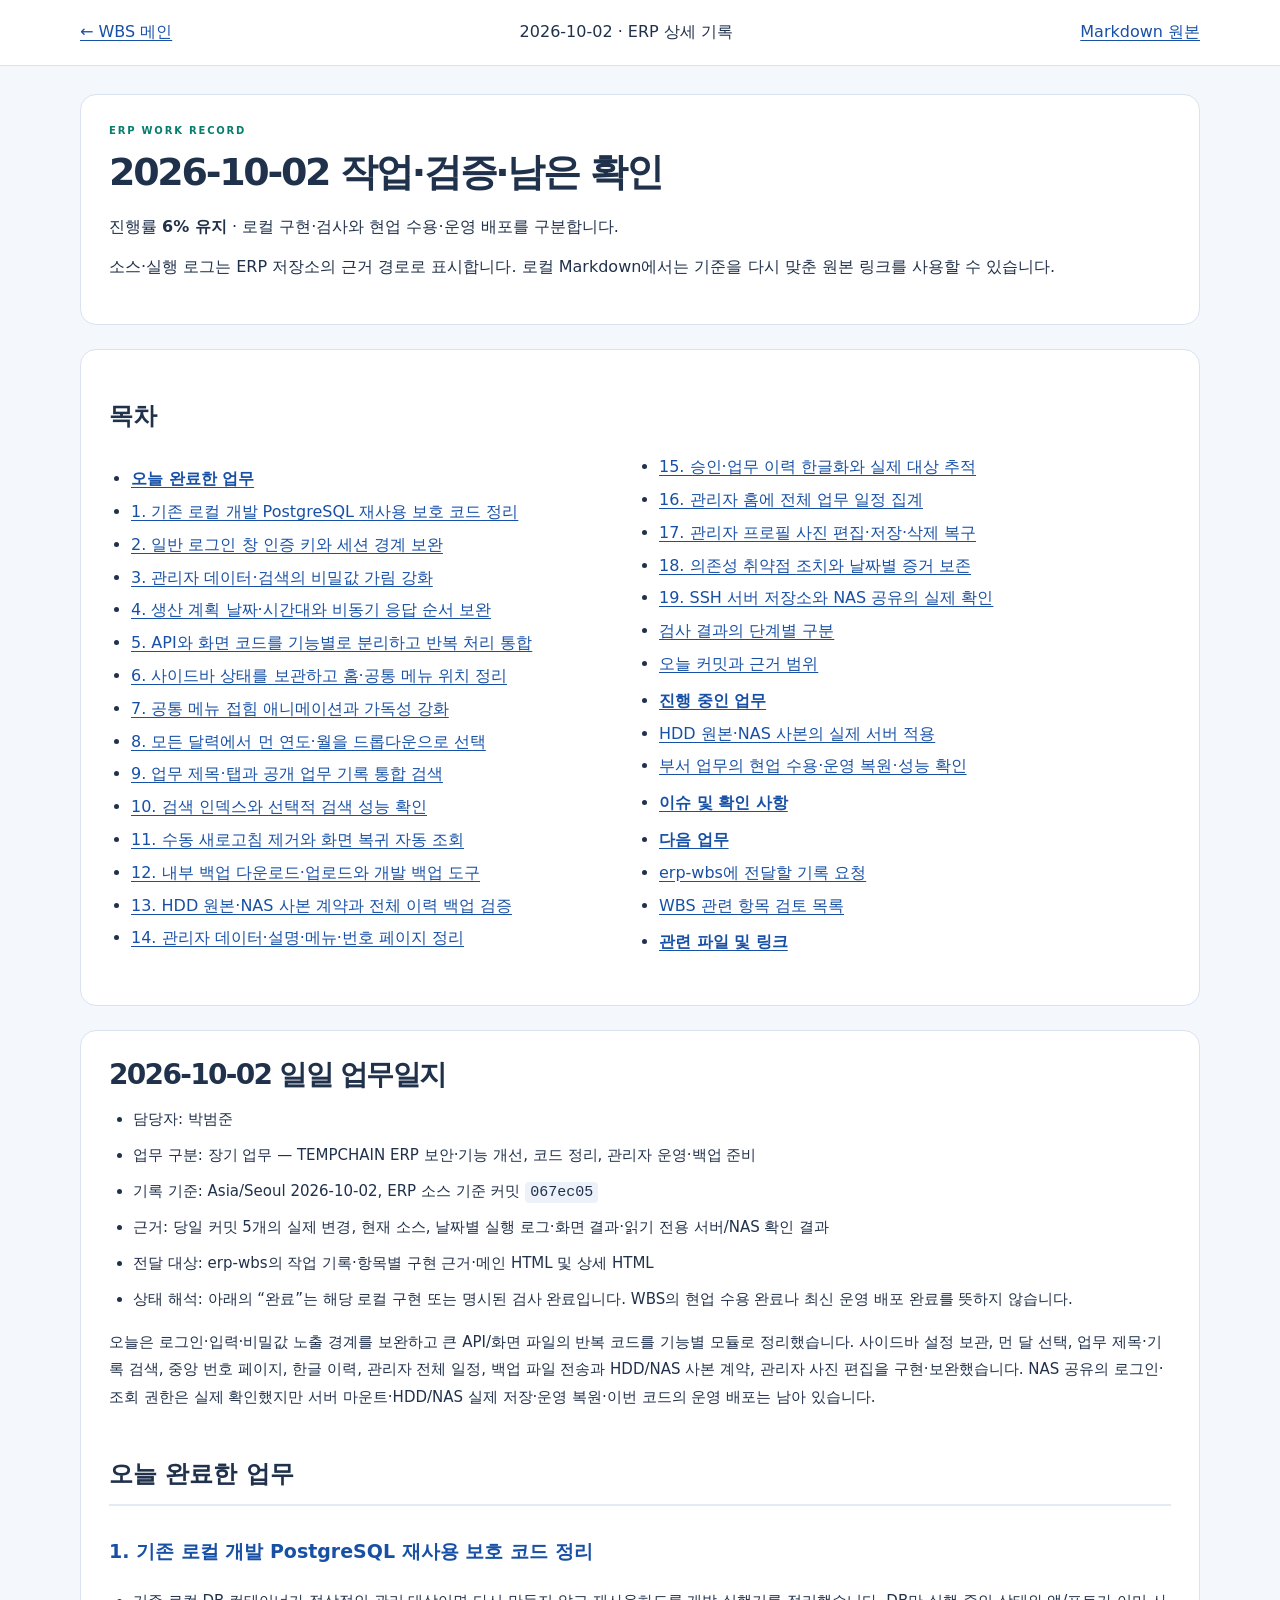
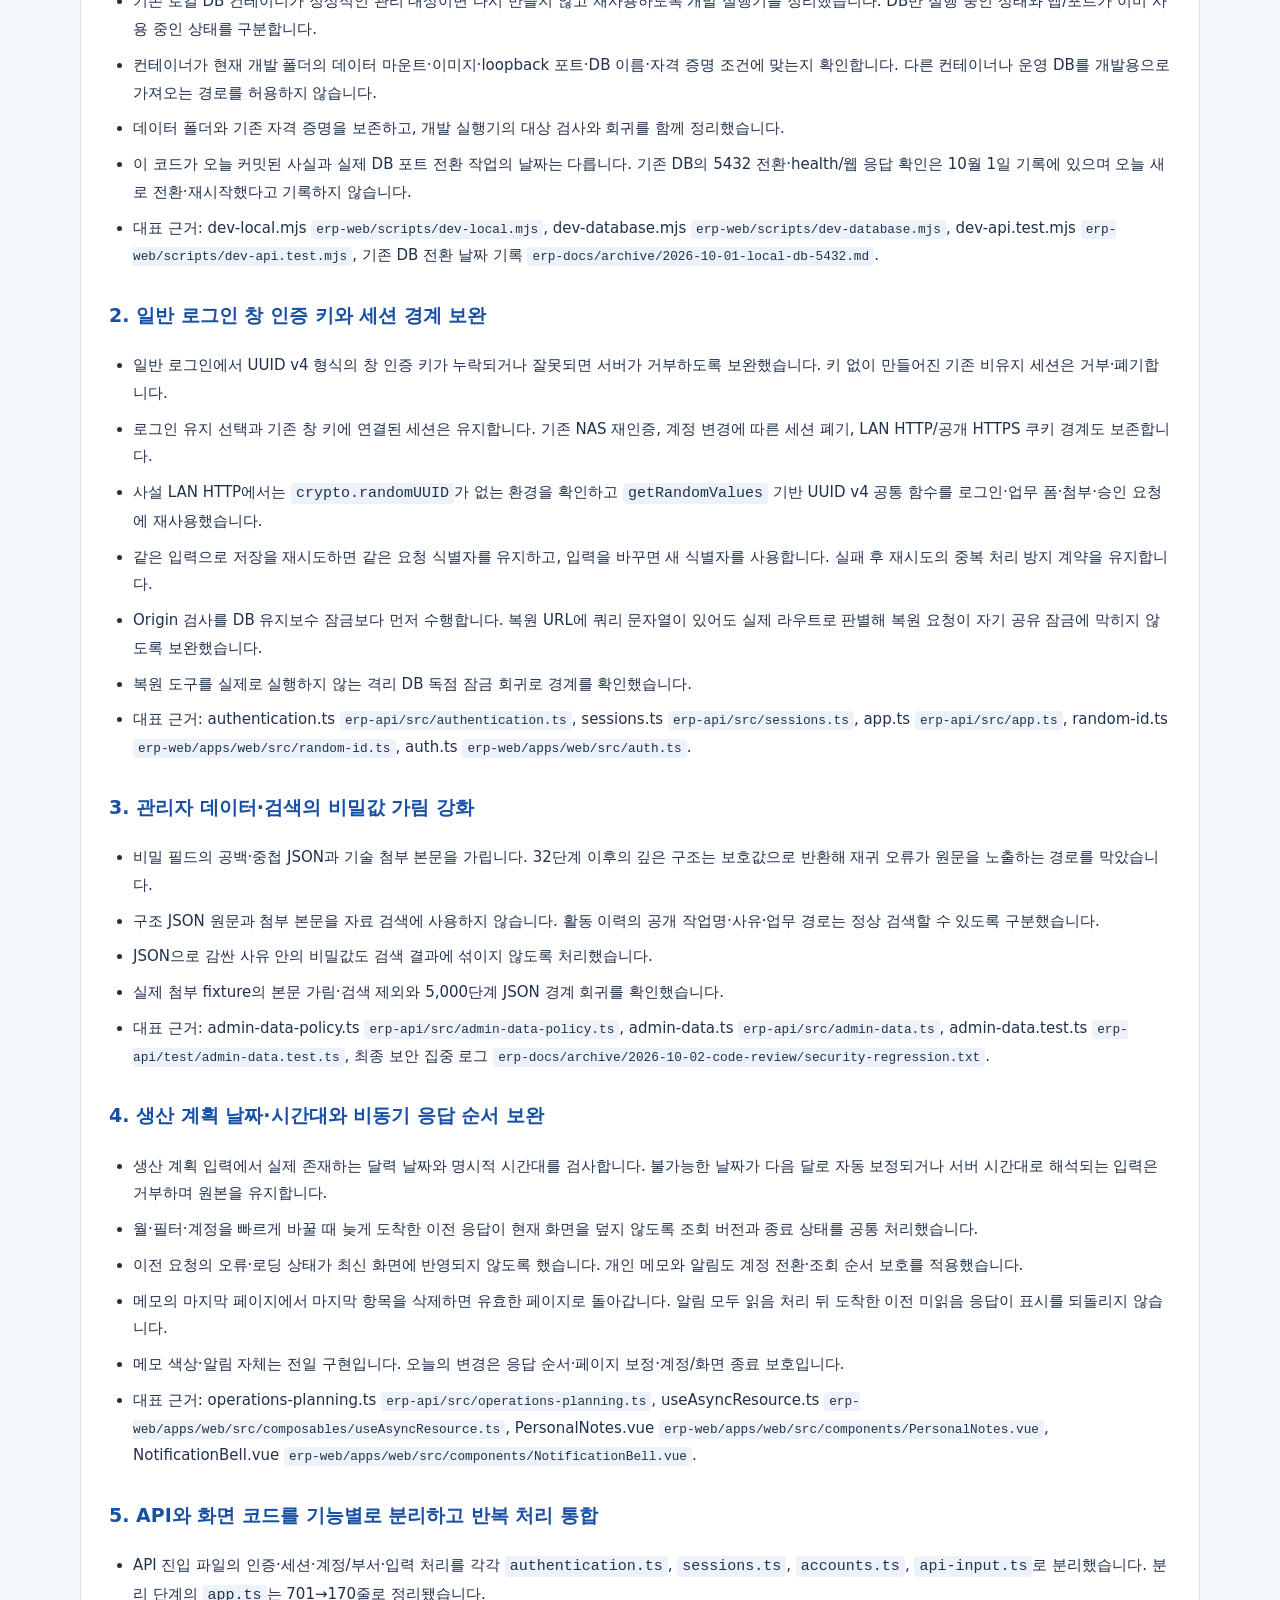
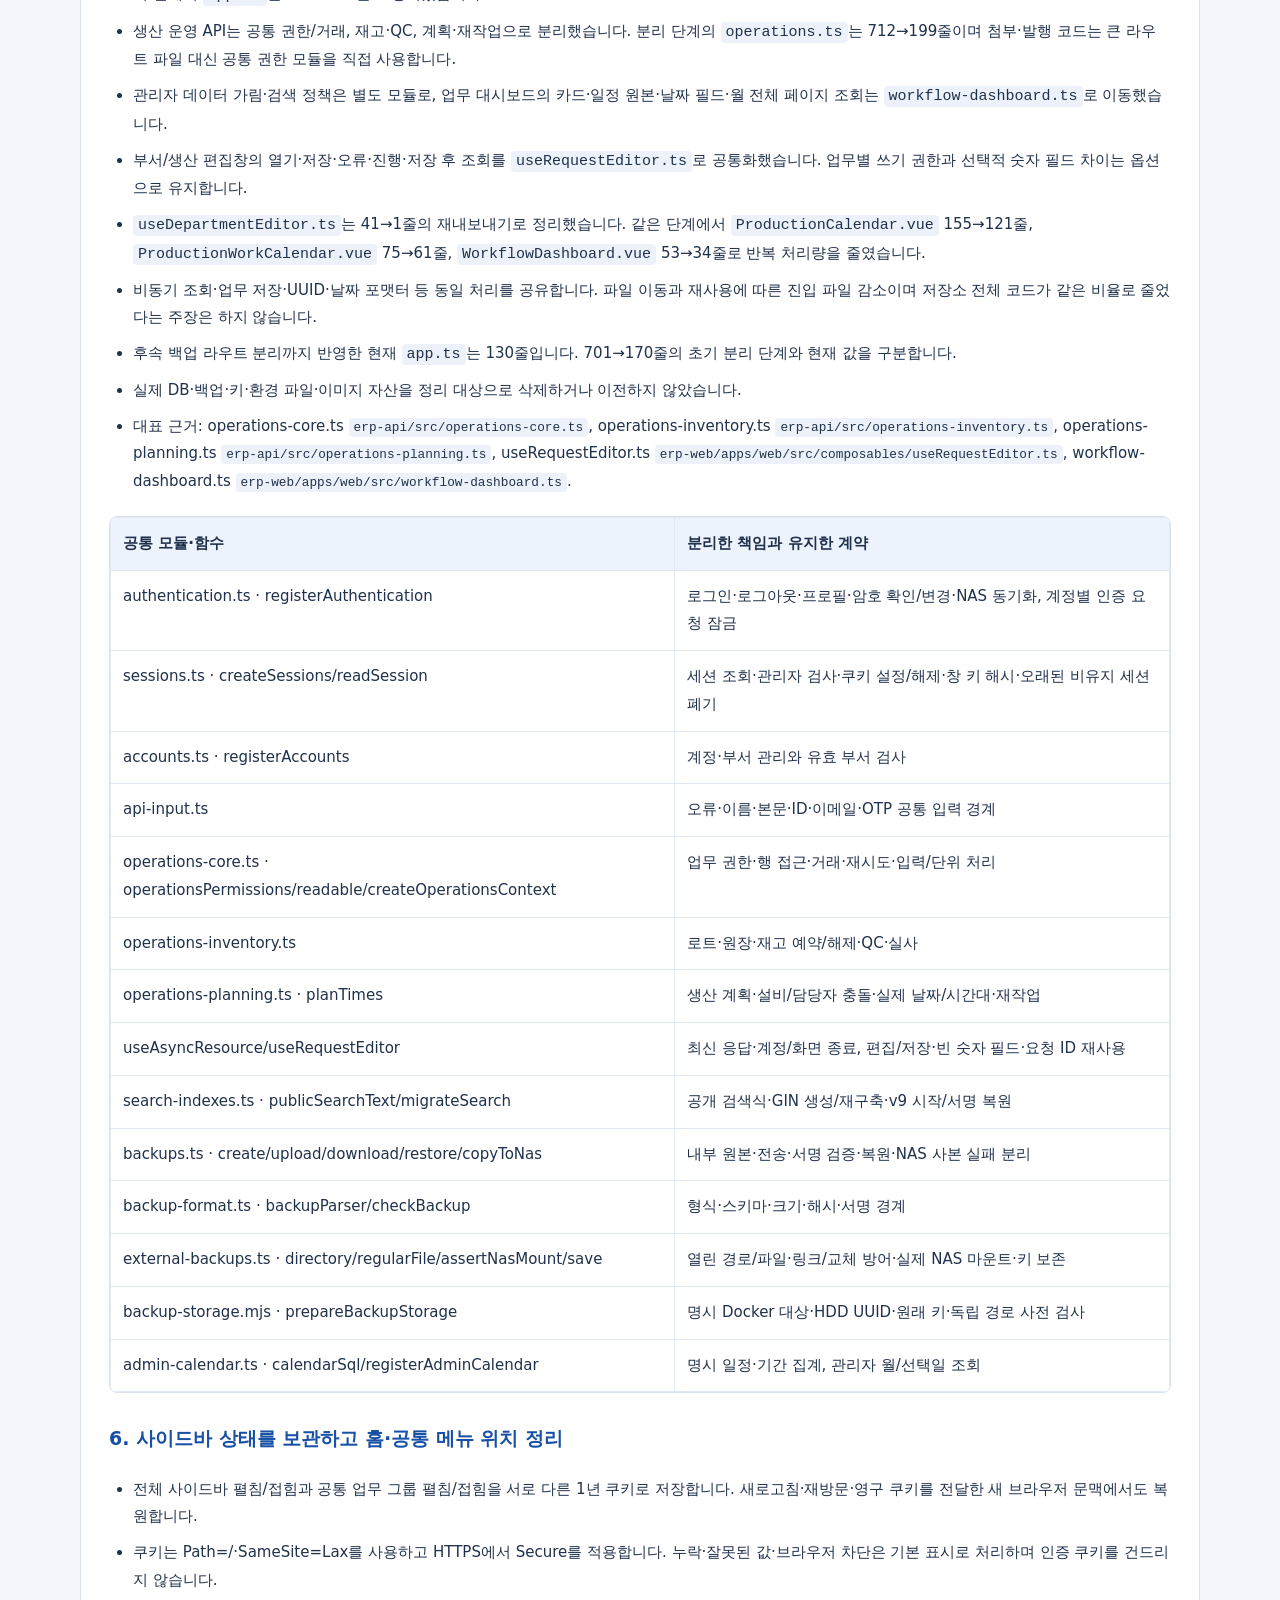
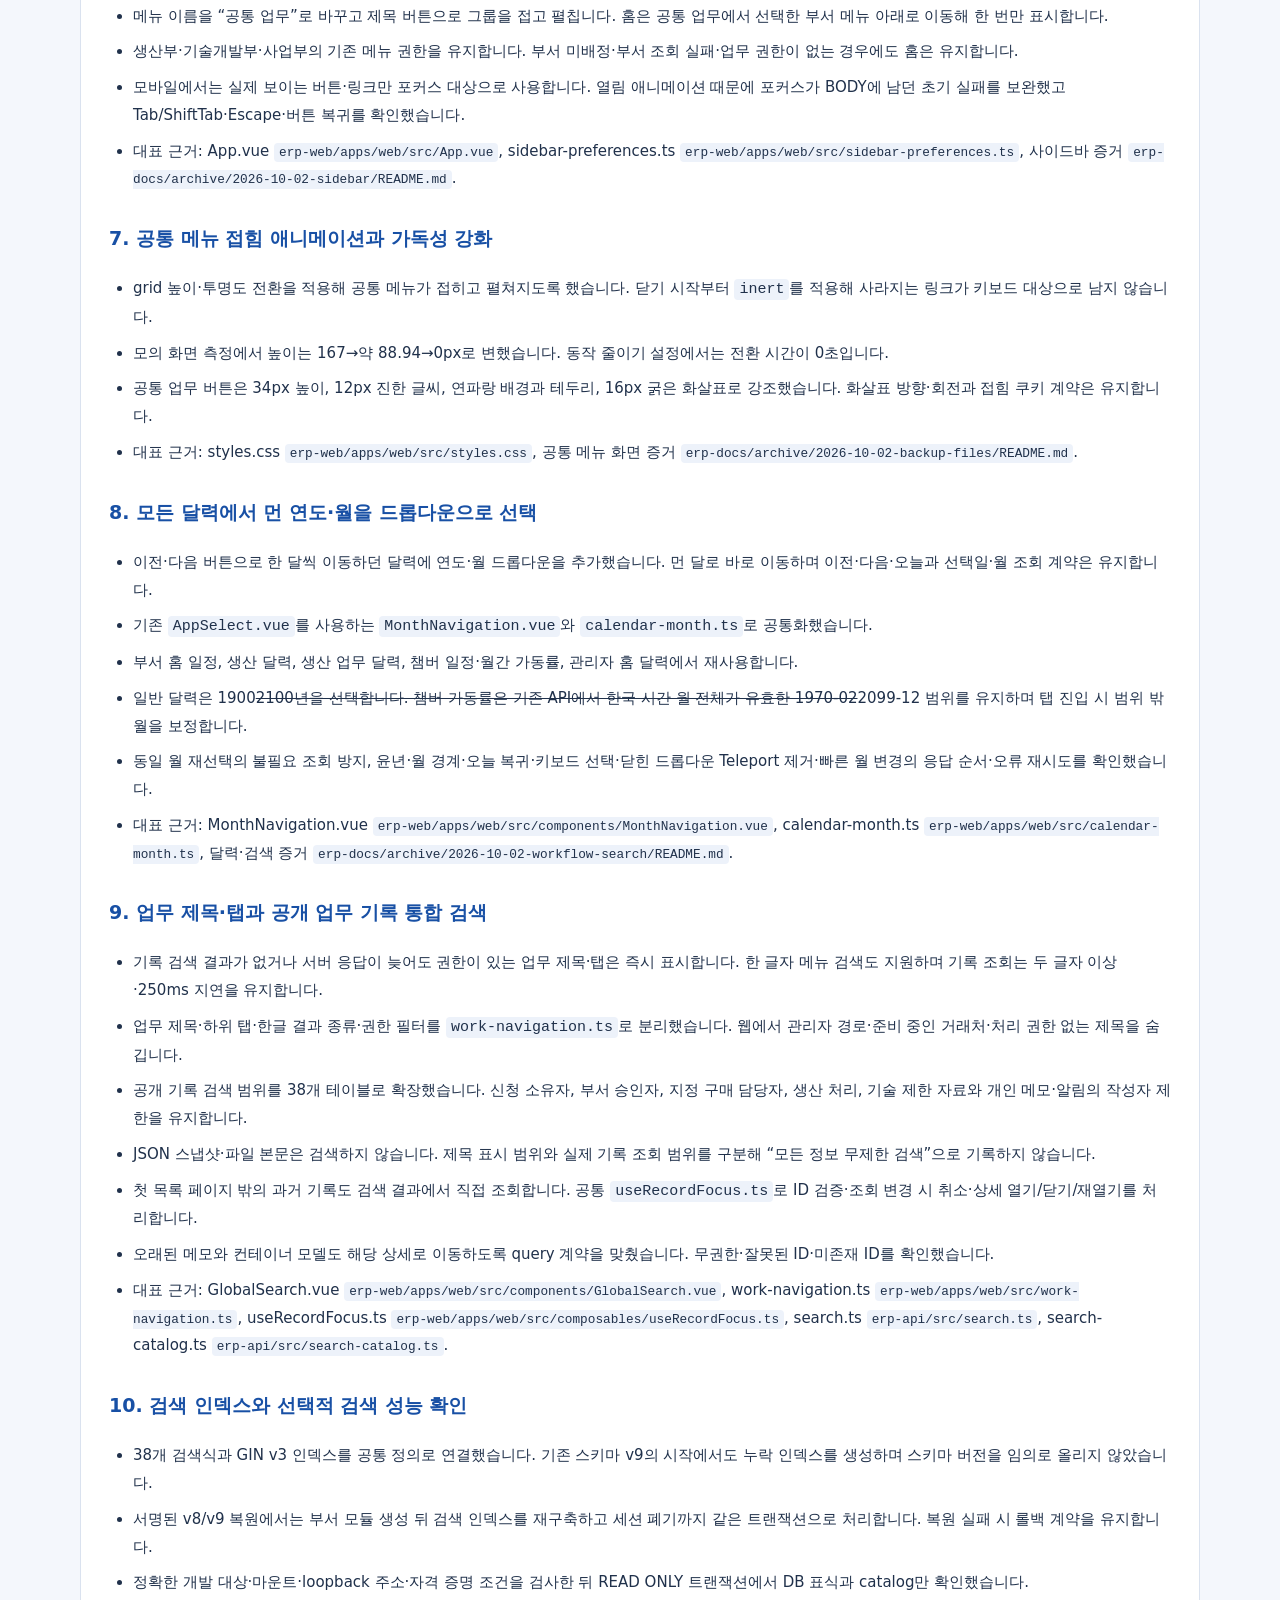
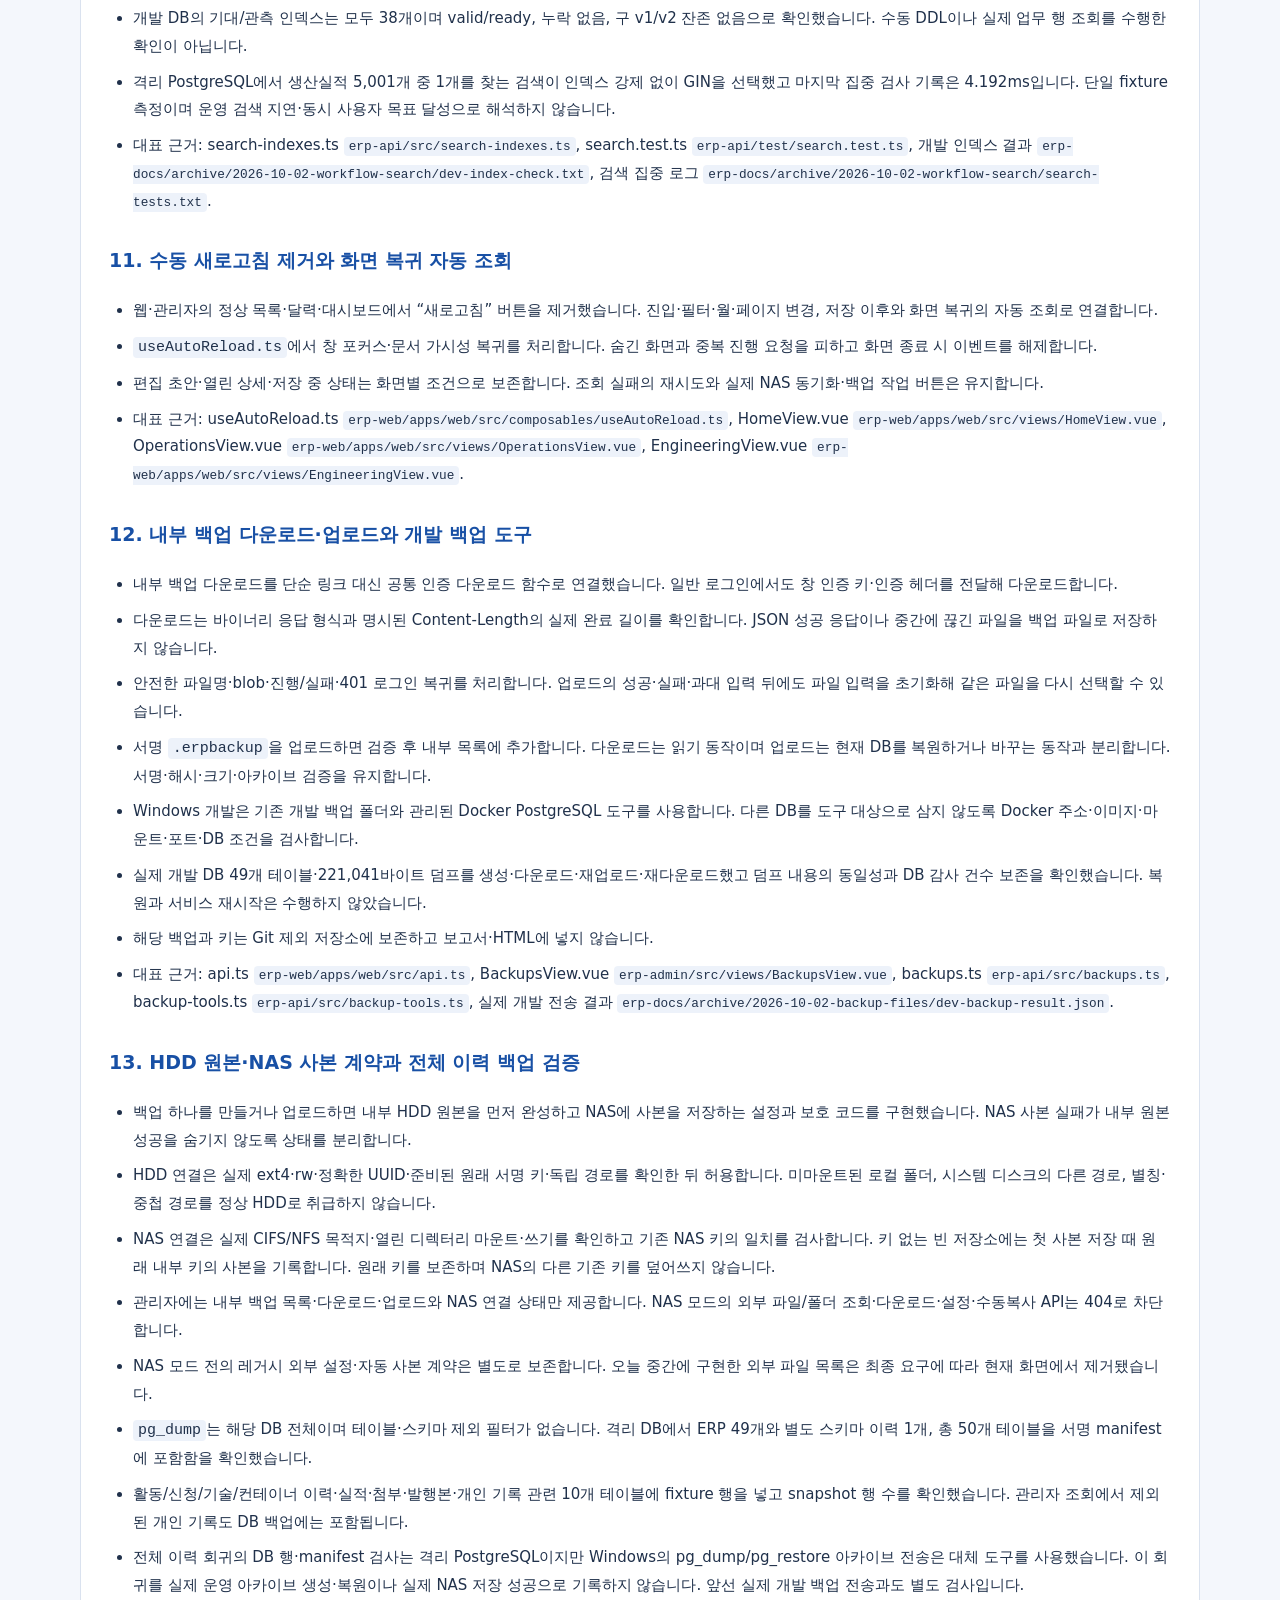
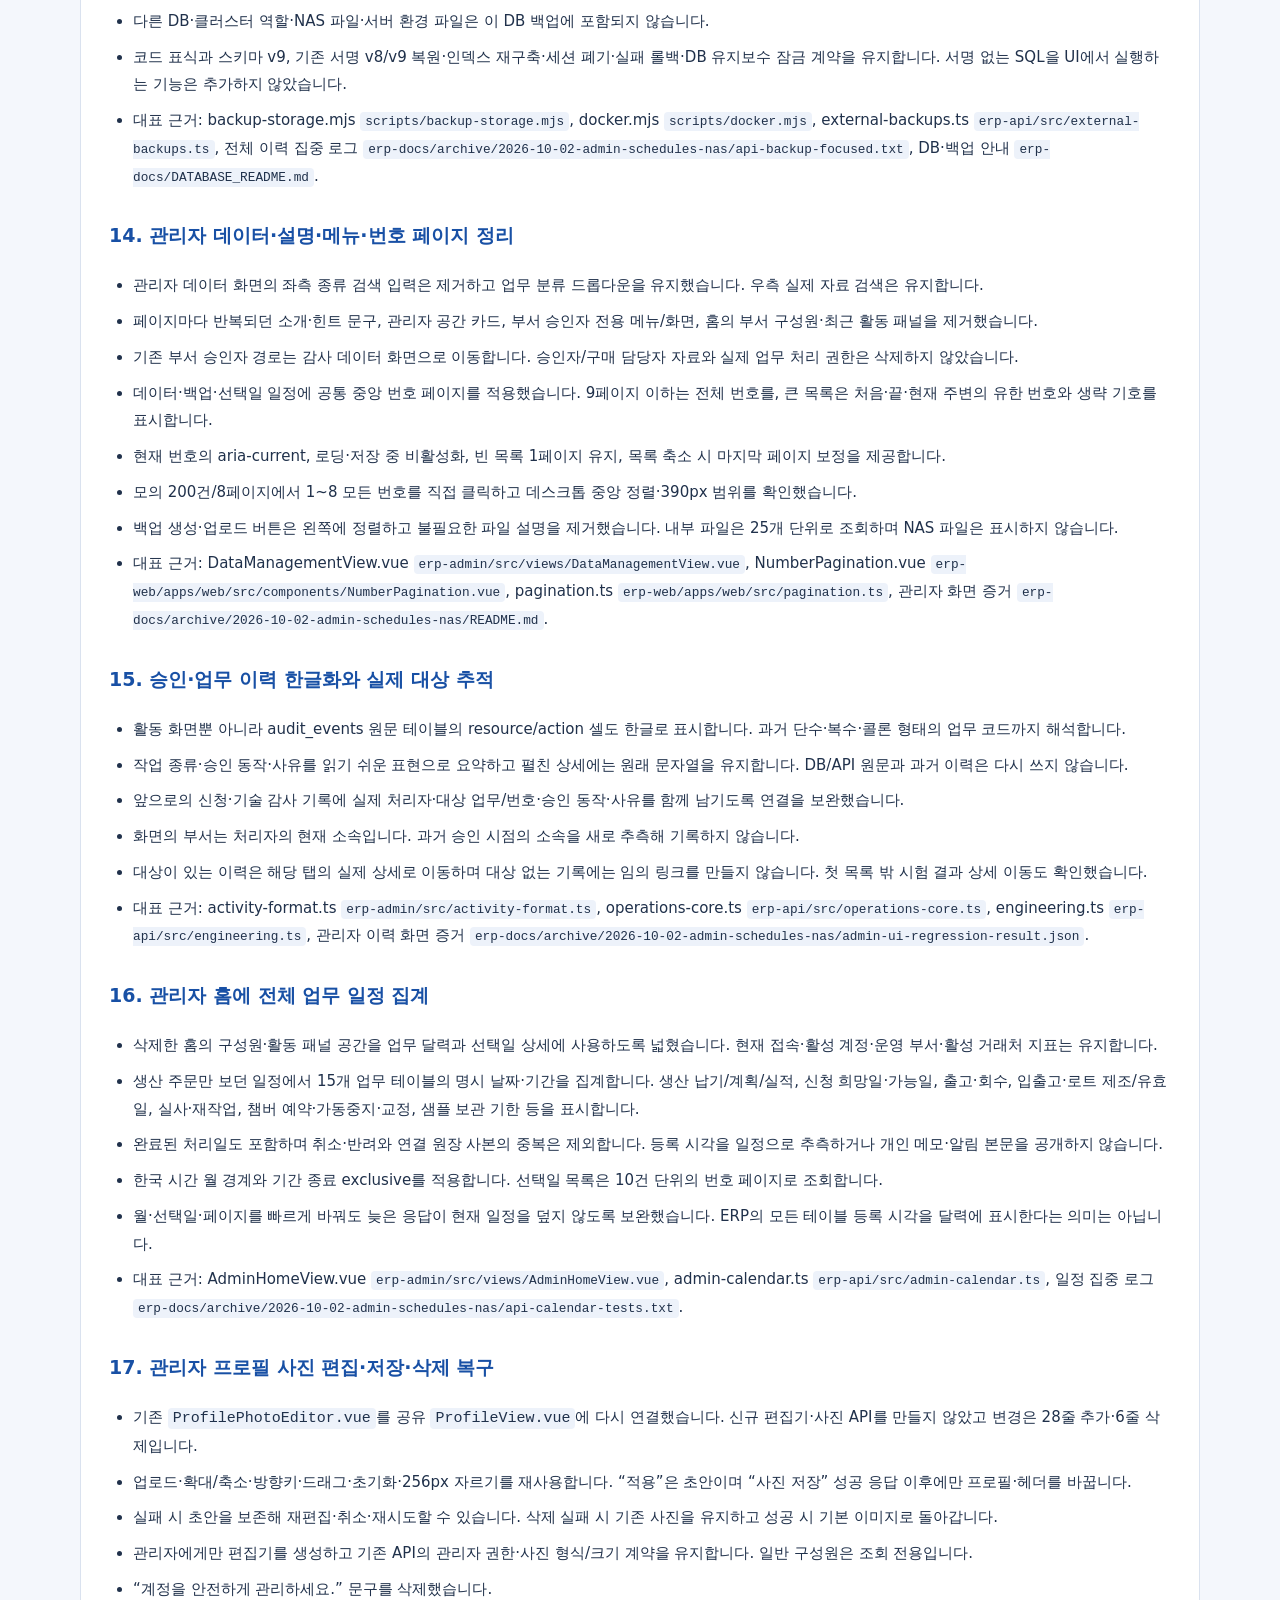
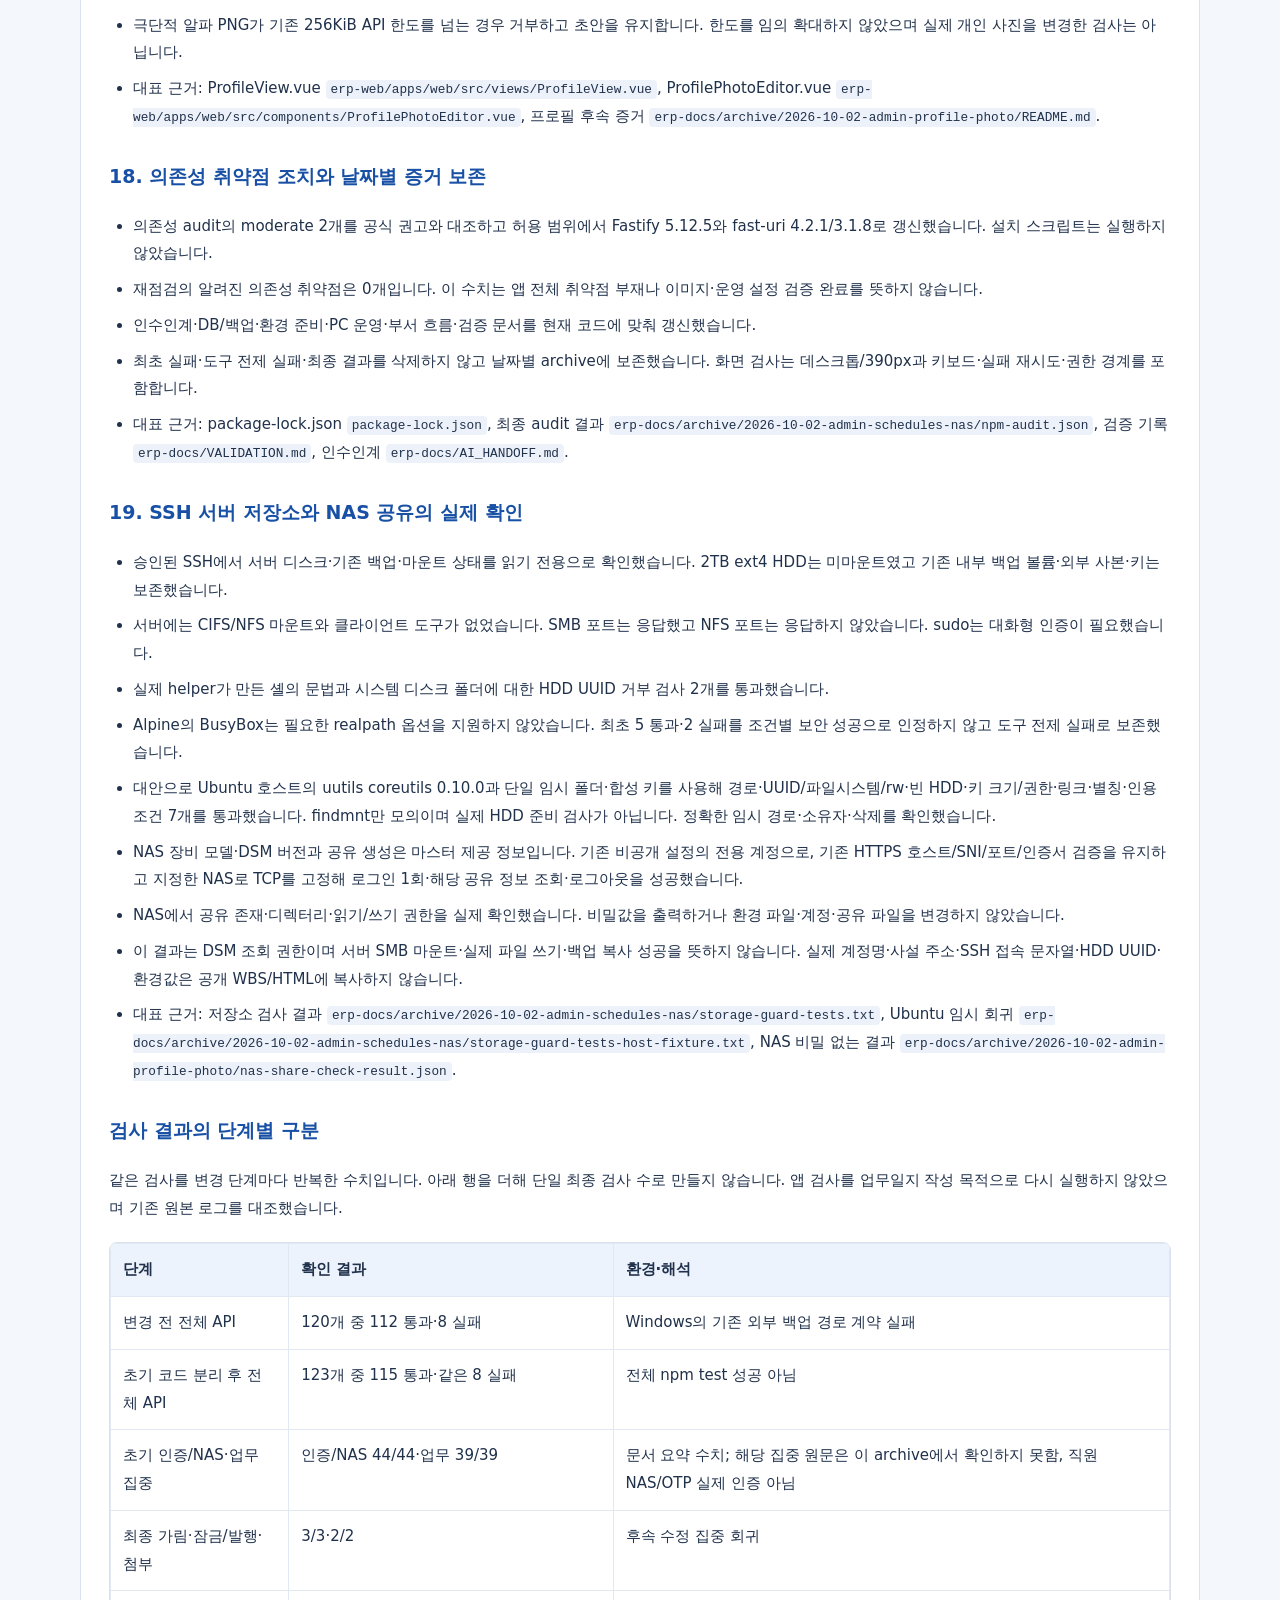
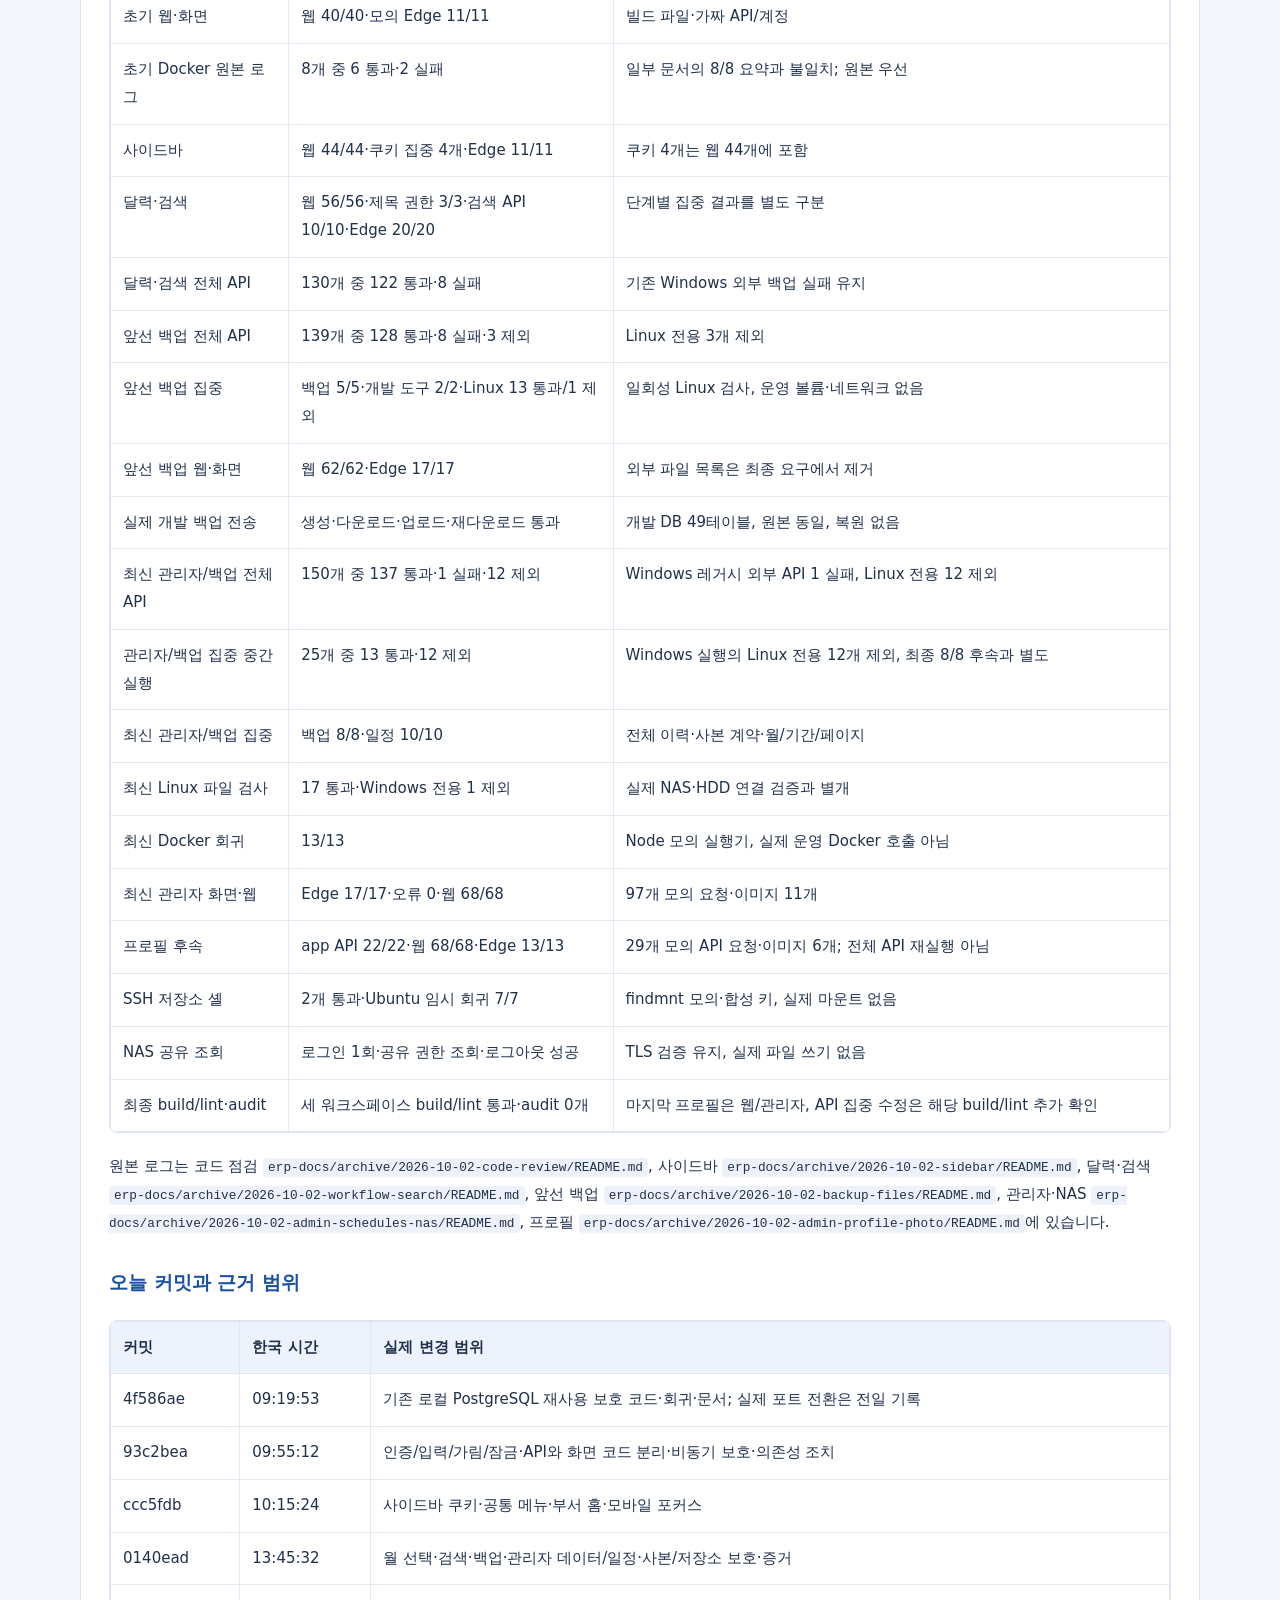
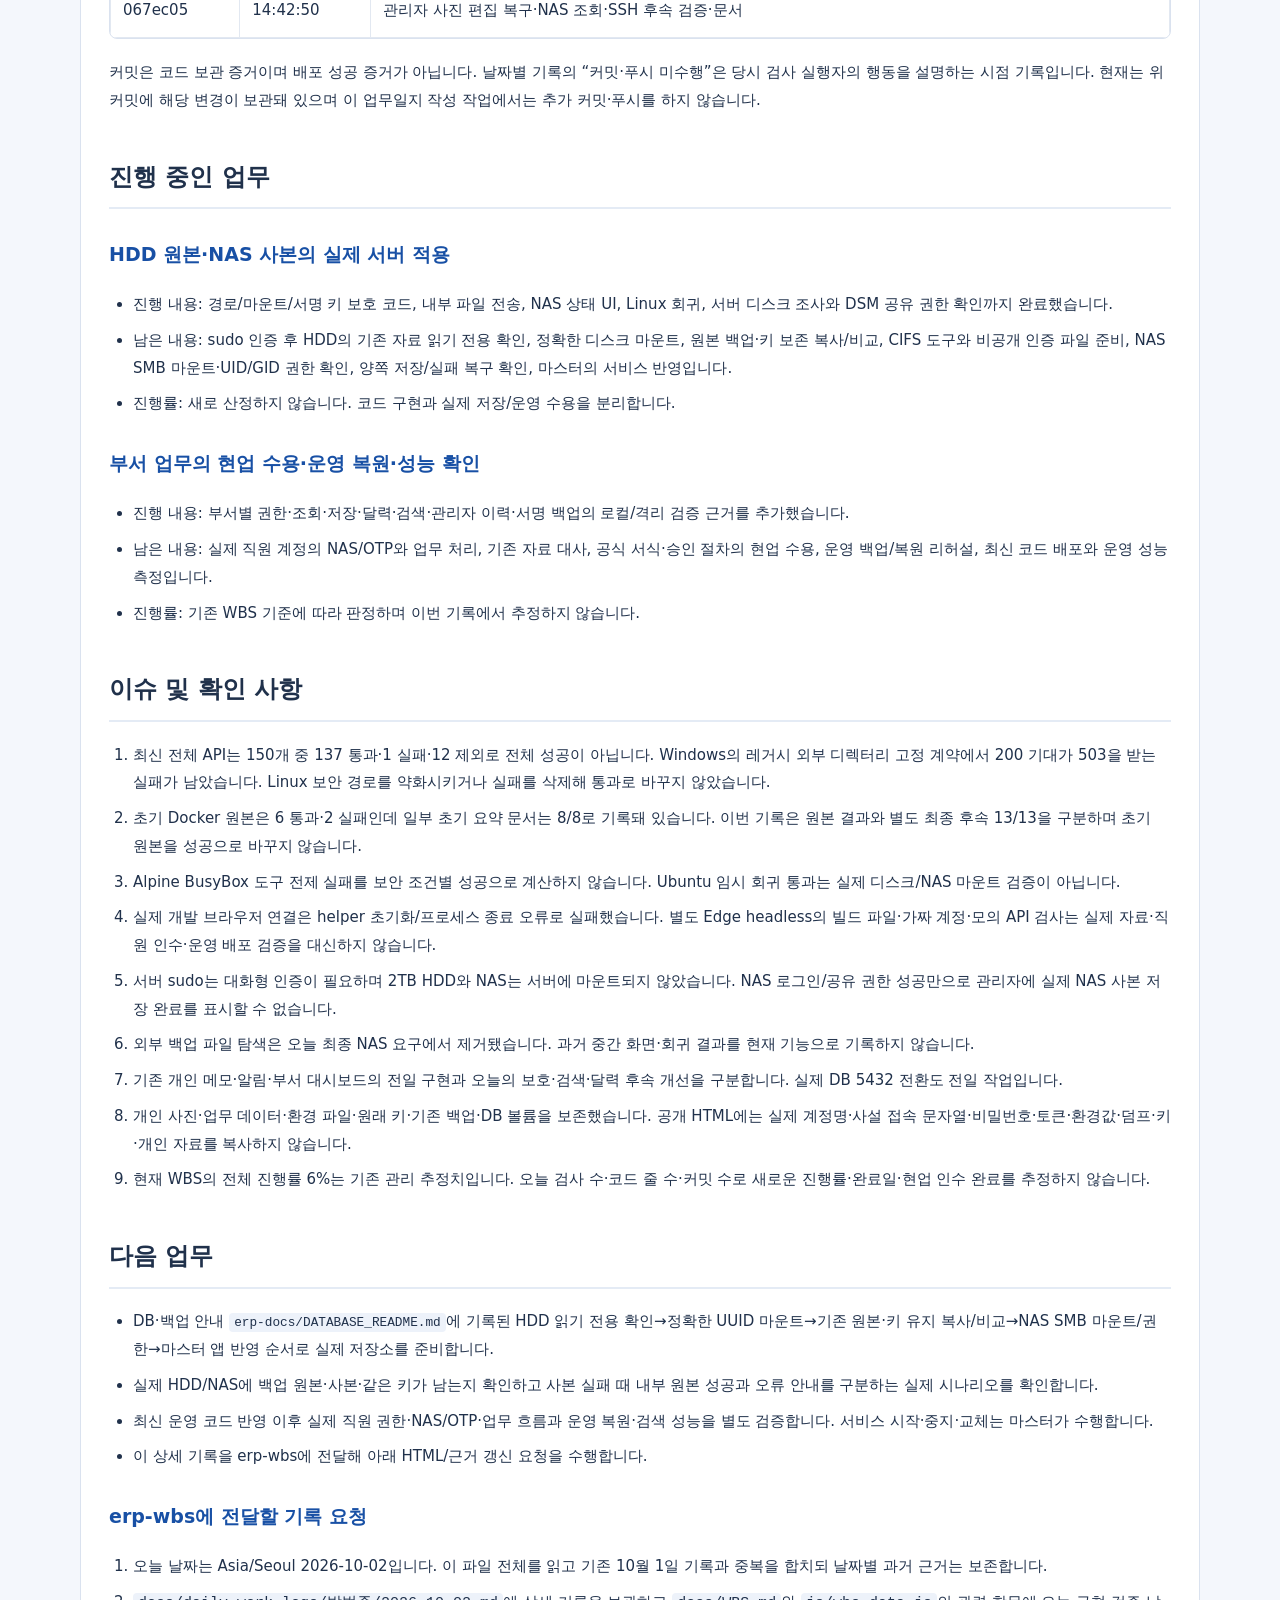
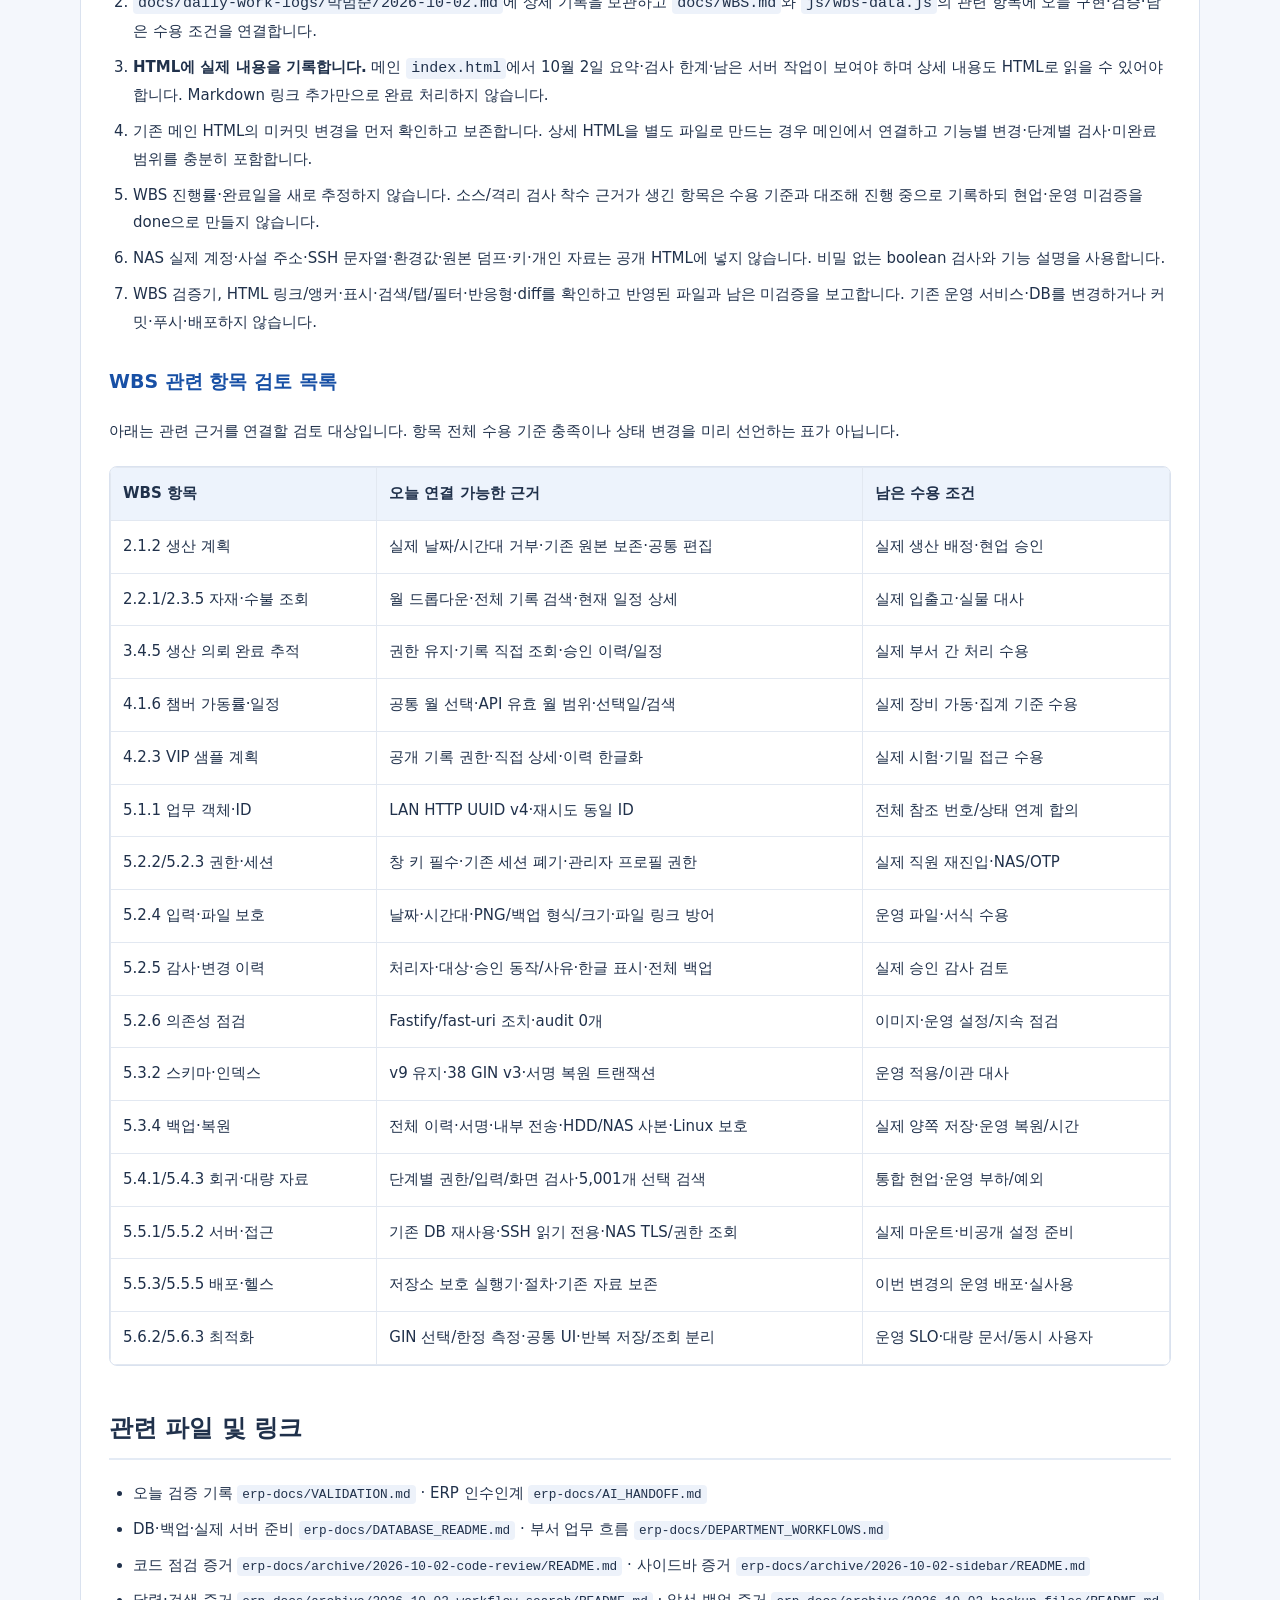
<file: docs/daily-work-logs/박범준/2026-10-02.html>
<!doctype html>
<html lang="ko"><head><meta charset="utf-8"><meta name="viewport" content="width=device-width, initial-scale=1">
<title>2026-10-02 ERP 상세 업무 기록 | TempChain WBS</title>
<link rel="stylesheet" href="../../../css/wbs.css"><link rel="stylesheet" href="../../../css/work-log.css"></head>
<body class="work-log-page"><header class="log-header"><a href="../../../index.html">← WBS 메인</a><span>2026-10-02 · ERP 상세 기록</span><a href="./2026-10-02.md">Markdown 원본</a></header>
<main class="log-shell"><section class="log-summary"><p class="eyebrow">ERP WORK RECORD</p><h1>2026-10-02 작업·검증·남은 확인</h1>
<p>진행률 <strong>6% 유지</strong> · 로컬 구현·검사와 현업 수용·운영 배포를 구분합니다.</p>
<p>소스·실행 로그는 ERP 저장소의 근거 경로로 표시합니다. 로컬 Markdown에서는 기준을 다시 맞춘 원본 링크를 사용할 수 있습니다.</p></section>
<nav class="log-toc" aria-label="상세 기록 목차"><h2>목차</h2><ul><li class="toc-level-2"><a href="#section-2">오늘 완료한 업무</a></li>
<li class="toc-level-3"><a href="#section-3">1. 기존 로컬 개발 PostgreSQL 재사용 보호 코드 정리</a></li>
<li class="toc-level-3"><a href="#section-4">2. 일반 로그인 창 인증 키와 세션 경계 보완</a></li>
<li class="toc-level-3"><a href="#section-5">3. 관리자 데이터·검색의 비밀값 가림 강화</a></li>
<li class="toc-level-3"><a href="#section-6">4. 생산 계획 날짜·시간대와 비동기 응답 순서 보완</a></li>
<li class="toc-level-3"><a href="#section-7">5. API와 화면 코드를 기능별로 분리하고 반복 처리 통합</a></li>
<li class="toc-level-3"><a href="#section-8">6. 사이드바 상태를 보관하고 홈·공통 메뉴 위치 정리</a></li>
<li class="toc-level-3"><a href="#section-9">7. 공통 메뉴 접힘 애니메이션과 가독성 강화</a></li>
<li class="toc-level-3"><a href="#section-10">8. 모든 달력에서 먼 연도·월을 드롭다운으로 선택</a></li>
<li class="toc-level-3"><a href="#section-11">9. 업무 제목·탭과 공개 업무 기록 통합 검색</a></li>
<li class="toc-level-3"><a href="#section-12">10. 검색 인덱스와 선택적 검색 성능 확인</a></li>
<li class="toc-level-3"><a href="#section-13">11. 수동 새로고침 제거와 화면 복귀 자동 조회</a></li>
<li class="toc-level-3"><a href="#section-14">12. 내부 백업 다운로드·업로드와 개발 백업 도구</a></li>
<li class="toc-level-3"><a href="#section-15">13. HDD 원본·NAS 사본 계약과 전체 이력 백업 검증</a></li>
<li class="toc-level-3"><a href="#section-16">14. 관리자 데이터·설명·메뉴·번호 페이지 정리</a></li>
<li class="toc-level-3"><a href="#section-17">15. 승인·업무 이력 한글화와 실제 대상 추적</a></li>
<li class="toc-level-3"><a href="#section-18">16. 관리자 홈에 전체 업무 일정 집계</a></li>
<li class="toc-level-3"><a href="#section-19">17. 관리자 프로필 사진 편집·저장·삭제 복구</a></li>
<li class="toc-level-3"><a href="#section-20">18. 의존성 취약점 조치와 날짜별 증거 보존</a></li>
<li class="toc-level-3"><a href="#section-21">19. SSH 서버 저장소와 NAS 공유의 실제 확인</a></li>
<li class="toc-level-3"><a href="#section-22">검사 결과의 단계별 구분</a></li>
<li class="toc-level-3"><a href="#section-23">오늘 커밋과 근거 범위</a></li>
<li class="toc-level-2"><a href="#section-24">진행 중인 업무</a></li>
<li class="toc-level-3"><a href="#section-25">HDD 원본·NAS 사본의 실제 서버 적용</a></li>
<li class="toc-level-3"><a href="#section-26">부서 업무의 현업 수용·운영 복원·성능 확인</a></li>
<li class="toc-level-2"><a href="#section-27">이슈 및 확인 사항</a></li>
<li class="toc-level-2"><a href="#section-28">다음 업무</a></li>
<li class="toc-level-3"><a href="#section-29">erp-wbs에 전달할 기록 요청</a></li>
<li class="toc-level-3"><a href="#section-30">WBS 관련 항목 검토 목록</a></li>
<li class="toc-level-2"><a href="#section-31">관련 파일 및 링크</a></li></ul></nav>
<article class="log-content"><h1 id="section-1">2026-10-02 일일 업무일지</h1>
<ul>
<li>담당자: 박범준</li>
<li>업무 구분: 장기 업무 — TEMPCHAIN ERP 보안·기능 개선, 코드 정리, 관리자 운영·백업 준비</li>
<li>기록 기준: Asia/Seoul 2026-10-02, ERP 소스 기준 커밋 <code>067ec05</code></li>
<li>근거: 당일 커밋 5개의 실제 변경, 현재 소스, 날짜별 실행 로그·화면 결과·읽기 전용 서버/NAS 확인 결과</li>
<li>전달 대상: erp-wbs의 작업 기록·항목별 구현 근거·메인 HTML 및 상세 HTML</li>
<li>상태 해석: 아래의 “완료”는 해당 로컬 구현 또는 명시된 검사 완료입니다. WBS의 현업 수용 완료나 최신 운영 배포 완료를 뜻하지 않습니다.</li>
</ul>
<p>오늘은 로그인·입력·비밀값 노출 경계를 보완하고 큰 API/화면 파일의 반복 코드를 기능별 모듈로 정리했습니다. 사이드바 설정 보관, 먼 달 선택, 업무 제목·기록 검색, 중앙 번호 페이지, 한글 이력, 관리자 전체 일정, 백업 파일 전송과 HDD/NAS 사본 계약, 관리자 사진 편집을 구현·보완했습니다. NAS 공유의 로그인·조회 권한은 실제 확인했지만 서버 마운트·HDD/NAS 실제 저장·운영 복원·이번 코드의 운영 배포는 남아 있습니다.</p>
<h2 id="section-2">오늘 완료한 업무</h2>
<h3 id="section-3">1. 기존 로컬 개발 PostgreSQL 재사용 보호 코드 정리</h3>
<ul>
<li>기존 로컬 DB 컨테이너가 정상적인 관리 대상이면 다시 만들지 않고 재사용하도록 개발 실행기를 정리했습니다. DB만 실행 중인 상태와 앱/포트가 이미 사용 중인 상태를 구분합니다.</li>
<li>컨테이너가 현재 개발 폴더의 데이터 마운트·이미지·loopback 포트·DB 이름·자격 증명 조건에 맞는지 확인합니다. 다른 컨테이너나 운영 DB를 개발용으로 가져오는 경로를 허용하지 않습니다.</li>
<li>데이터 폴더와 기존 자격 증명을 보존하고, 개발 실행기의 대상 검사와 회귀를 함께 정리했습니다.</li>
<li>이 코드가 오늘 커밋된 사실과 실제 DB 포트 전환 작업의 날짜는 다릅니다. 기존 DB의 5432 전환·health/웹 응답 확인은 10월 1일 기록에 있으며 오늘 새로 전환·재시작했다고 기록하지 않습니다.</li>
<li>대표 근거: <span class="evidence-reference">dev-local.mjs <code>erp-web/scripts/dev-local.mjs</code></span>, <span class="evidence-reference">dev-database.mjs <code>erp-web/scripts/dev-database.mjs</code></span>, <span class="evidence-reference">dev-api.test.mjs <code>erp-web/scripts/dev-api.test.mjs</code></span>, <span class="evidence-reference">기존 DB 전환 날짜 기록 <code>erp-docs/archive/2026-10-01-local-db-5432.md</code></span>.</li>
</ul>
<h3 id="section-4">2. 일반 로그인 창 인증 키와 세션 경계 보완</h3>
<ul>
<li>일반 로그인에서 UUID v4 형식의 창 인증 키가 누락되거나 잘못되면 서버가 거부하도록 보완했습니다. 키 없이 만들어진 기존 비유지 세션은 거부·폐기합니다.</li>
<li>로그인 유지 선택과 기존 창 키에 연결된 세션은 유지합니다. 기존 NAS 재인증, 계정 변경에 따른 세션 폐기, LAN HTTP/공개 HTTPS 쿠키 경계도 보존합니다.</li>
<li>사설 LAN HTTP에서는 <code>crypto.randomUUID</code>가 없는 환경을 확인하고 <code>getRandomValues</code> 기반 UUID v4 공통 함수를 로그인·업무 폼·첨부·승인 요청에 재사용했습니다.</li>
<li>같은 입력으로 저장을 재시도하면 같은 요청 식별자를 유지하고, 입력을 바꾸면 새 식별자를 사용합니다. 실패 후 재시도의 중복 처리 방지 계약을 유지합니다.</li>
<li>Origin 검사를 DB 유지보수 잠금보다 먼저 수행합니다. 복원 URL에 쿼리 문자열이 있어도 실제 라우트로 판별해 복원 요청이 자기 공유 잠금에 막히지 않도록 보완했습니다.</li>
<li>복원 도구를 실제로 실행하지 않는 격리 DB 독점 잠금 회귀로 경계를 확인했습니다.</li>
<li>대표 근거: <span class="evidence-reference">authentication.ts <code>erp-api/src/authentication.ts</code></span>, <span class="evidence-reference">sessions.ts <code>erp-api/src/sessions.ts</code></span>, <span class="evidence-reference">app.ts <code>erp-api/src/app.ts</code></span>, <span class="evidence-reference">random-id.ts <code>erp-web/apps/web/src/random-id.ts</code></span>, <span class="evidence-reference">auth.ts <code>erp-web/apps/web/src/auth.ts</code></span>.</li>
</ul>
<h3 id="section-5">3. 관리자 데이터·검색의 비밀값 가림 강화</h3>
<ul>
<li>비밀 필드의 공백·중첩 JSON과 기술 첨부 본문을 가립니다. 32단계 이후의 깊은 구조는 보호값으로 반환해 재귀 오류가 원문을 노출하는 경로를 막았습니다.</li>
<li>구조 JSON 원문과 첨부 본문을 자료 검색에 사용하지 않습니다. 활동 이력의 공개 작업명·사유·업무 경로는 정상 검색할 수 있도록 구분했습니다.</li>
<li>JSON으로 감싼 사유 안의 비밀값도 검색 결과에 섞이지 않도록 처리했습니다.</li>
<li>실제 첨부 fixture의 본문 가림·검색 제외와 5,000단계 JSON 경계 회귀를 확인했습니다.</li>
<li>대표 근거: <span class="evidence-reference">admin-data-policy.ts <code>erp-api/src/admin-data-policy.ts</code></span>, <span class="evidence-reference">admin-data.ts <code>erp-api/src/admin-data.ts</code></span>, <span class="evidence-reference">admin-data.test.ts <code>erp-api/test/admin-data.test.ts</code></span>, <span class="evidence-reference">최종 보안 집중 로그 <code>erp-docs/archive/2026-10-02-code-review/security-regression.txt</code></span>.</li>
</ul>
<h3 id="section-6">4. 생산 계획 날짜·시간대와 비동기 응답 순서 보완</h3>
<ul>
<li>생산 계획 입력에서 실제 존재하는 달력 날짜와 명시적 시간대를 검사합니다. 불가능한 날짜가 다음 달로 자동 보정되거나 서버 시간대로 해석되는 입력은 거부하며 원본을 유지합니다.</li>
<li>월·필터·계정을 빠르게 바꿀 때 늦게 도착한 이전 응답이 현재 화면을 덮지 않도록 조회 버전과 종료 상태를 공통 처리했습니다.</li>
<li>이전 요청의 오류·로딩 상태가 최신 화면에 반영되지 않도록 했습니다. 개인 메모와 알림도 계정 전환·조회 순서 보호를 적용했습니다.</li>
<li>메모의 마지막 페이지에서 마지막 항목을 삭제하면 유효한 페이지로 돌아갑니다. 알림 모두 읽음 처리 뒤 도착한 이전 미읽음 응답이 표시를 되돌리지 않습니다.</li>
<li>메모 색상·알림 자체는 전일 구현입니다. 오늘의 변경은 응답 순서·페이지 보정·계정/화면 종료 보호입니다.</li>
<li>대표 근거: <span class="evidence-reference">operations-planning.ts <code>erp-api/src/operations-planning.ts</code></span>, <span class="evidence-reference">useAsyncResource.ts <code>erp-web/apps/web/src/composables/useAsyncResource.ts</code></span>, <span class="evidence-reference">PersonalNotes.vue <code>erp-web/apps/web/src/components/PersonalNotes.vue</code></span>, <span class="evidence-reference">NotificationBell.vue <code>erp-web/apps/web/src/components/NotificationBell.vue</code></span>.</li>
</ul>
<h3 id="section-7">5. API와 화면 코드를 기능별로 분리하고 반복 처리 통합</h3>
<ul>
<li>API 진입 파일의 인증·세션·계정/부서·입력 처리를 각각 <code>authentication.ts</code>, <code>sessions.ts</code>, <code>accounts.ts</code>, <code>api-input.ts</code>로 분리했습니다. 분리 단계의 <code>app.ts</code>는 701→170줄로 정리됐습니다.</li>
<li>생산 운영 API는 공통 권한/거래, 재고·QC, 계획·재작업으로 분리했습니다. 분리 단계의 <code>operations.ts</code>는 712→199줄이며 첨부·발행 코드는 큰 라우트 파일 대신 공통 권한 모듈을 직접 사용합니다.</li>
<li>관리자 데이터 가림·검색 정책은 별도 모듈로, 업무 대시보드의 카드·일정 원본·날짜 필드·월 전체 페이지 조회는 <code>workflow-dashboard.ts</code>로 이동했습니다.</li>
<li>부서/생산 편집창의 열기·저장·오류·진행·저장 후 조회를 <code>useRequestEditor.ts</code>로 공통화했습니다. 업무별 쓰기 권한과 선택적 숫자 필드 차이는 옵션으로 유지합니다.</li>
<li><code>useDepartmentEditor.ts</code>는 41→1줄의 재내보내기로 정리했습니다. 같은 단계에서 <code>ProductionCalendar.vue</code> 155→121줄, <code>ProductionWorkCalendar.vue</code> 75→61줄, <code>WorkflowDashboard.vue</code> 53→34줄로 반복 처리량을 줄였습니다.</li>
<li>비동기 조회·업무 저장·UUID·날짜 포맷터 등 동일 처리를 공유합니다. 파일 이동과 재사용에 따른 진입 파일 감소이며 저장소 전체 코드가 같은 비율로 줄었다는 주장은 하지 않습니다.</li>
<li>후속 백업 라우트 분리까지 반영한 현재 <code>app.ts</code>는 130줄입니다. 701→170줄의 초기 분리 단계와 현재 값을 구분합니다.</li>
<li>실제 DB·백업·키·환경 파일·이미지 자산을 정리 대상으로 삭제하거나 이전하지 않았습니다.</li>
<li>대표 근거: <span class="evidence-reference">operations-core.ts <code>erp-api/src/operations-core.ts</code></span>, <span class="evidence-reference">operations-inventory.ts <code>erp-api/src/operations-inventory.ts</code></span>, <span class="evidence-reference">operations-planning.ts <code>erp-api/src/operations-planning.ts</code></span>, <span class="evidence-reference">useRequestEditor.ts <code>erp-web/apps/web/src/composables/useRequestEditor.ts</code></span>, <span class="evidence-reference">workflow-dashboard.ts <code>erp-web/apps/web/src/workflow-dashboard.ts</code></span>.</li>
</ul>
<div class="table-scroll" role="region" aria-label="상세 기록 표" tabindex="0"><table>
<thead>
<tr>
<th>공통 모듈·함수</th>
<th>분리한 책임과 유지한 계약</th>
</tr>
</thead>
<tbody><tr>
<td>authentication.ts · registerAuthentication</td>
<td>로그인·로그아웃·프로필·암호 확인/변경·NAS 동기화, 계정별 인증 요청 잠금</td>
</tr>
<tr>
<td>sessions.ts · createSessions/readSession</td>
<td>세션 조회·관리자 검사·쿠키 설정/해제·창 키 해시·오래된 비유지 세션 폐기</td>
</tr>
<tr>
<td>accounts.ts · registerAccounts</td>
<td>계정·부서 관리와 유효 부서 검사</td>
</tr>
<tr>
<td>api-input.ts</td>
<td>오류·이름·본문·ID·이메일·OTP 공통 입력 경계</td>
</tr>
<tr>
<td>operations-core.ts · operationsPermissions/readable/createOperationsContext</td>
<td>업무 권한·행 접근·거래·재시도·입력/단위 처리</td>
</tr>
<tr>
<td>operations-inventory.ts</td>
<td>로트·원장·재고 예약/해제·QC·실사</td>
</tr>
<tr>
<td>operations-planning.ts · planTimes</td>
<td>생산 계획·설비/담당자 충돌·실제 날짜/시간대·재작업</td>
</tr>
<tr>
<td>useAsyncResource/useRequestEditor</td>
<td>최신 응답·계정/화면 종료, 편집/저장·빈 숫자 필드·요청 ID 재사용</td>
</tr>
<tr>
<td>search-indexes.ts · publicSearchText/migrateSearch</td>
<td>공개 검색식·GIN 생성/재구축·v9 시작/서명 복원</td>
</tr>
<tr>
<td>backups.ts · create/upload/download/restore/copyToNas</td>
<td>내부 원본·전송·서명 검증·복원·NAS 사본 실패 분리</td>
</tr>
<tr>
<td>backup-format.ts · backupParser/checkBackup</td>
<td>형식·스키마·크기·해시·서명 경계</td>
</tr>
<tr>
<td>external-backups.ts · directory/regularFile/assertNasMount/save</td>
<td>열린 경로/파일·링크/교체 방어·실제 NAS 마운트·키 보존</td>
</tr>
<tr>
<td>backup-storage.mjs · prepareBackupStorage</td>
<td>명시 Docker 대상·HDD UUID·원래 키·독립 경로 사전 검사</td>
</tr>
<tr>
<td>admin-calendar.ts · calendarSql/registerAdminCalendar</td>
<td>명시 일정·기간 집계, 관리자 월/선택일 조회</td>
</tr>
</tbody></table></div>
<h3 id="section-8">6. 사이드바 상태를 보관하고 홈·공통 메뉴 위치 정리</h3>
<ul>
<li>전체 사이드바 펼침/접힘과 공통 업무 그룹 펼침/접힘을 서로 다른 1년 쿠키로 저장합니다. 새로고침·재방문·영구 쿠키를 전달한 새 브라우저 문맥에서도 복원합니다.</li>
<li>쿠키는 Path=/·SameSite=Lax를 사용하고 HTTPS에서 Secure를 적용합니다. 누락·잘못된 값·브라우저 차단은 기본 표시로 처리하며 인증 쿠키를 건드리지 않습니다.</li>
<li>메뉴 이름을 “공통 업무”로 바꾸고 제목 버튼으로 그룹을 접고 펼칩니다. 홈은 공통 업무에서 선택한 부서 메뉴 아래로 이동해 한 번만 표시합니다.</li>
<li>생산부·기술개발부·사업부의 기존 메뉴 권한을 유지합니다. 부서 미배정·부서 조회 실패·업무 권한이 없는 경우에도 홈은 유지합니다.</li>
<li>모바일에서는 실제 보이는 버튼·링크만 포커스 대상으로 사용합니다. 열림 애니메이션 때문에 포커스가 BODY에 남던 초기 실패를 보완했고 Tab/ShiftTab·Escape·버튼 복귀를 확인했습니다.</li>
<li>대표 근거: <span class="evidence-reference">App.vue <code>erp-web/apps/web/src/App.vue</code></span>, <span class="evidence-reference">sidebar-preferences.ts <code>erp-web/apps/web/src/sidebar-preferences.ts</code></span>, <span class="evidence-reference">사이드바 증거 <code>erp-docs/archive/2026-10-02-sidebar/README.md</code></span>.</li>
</ul>
<h3 id="section-9">7. 공통 메뉴 접힘 애니메이션과 가독성 강화</h3>
<ul>
<li>grid 높이·투명도 전환을 적용해 공통 메뉴가 접히고 펼쳐지도록 했습니다. 닫기 시작부터 <code>inert</code>를 적용해 사라지는 링크가 키보드 대상으로 남지 않습니다.</li>
<li>모의 화면 측정에서 높이는 167→약 88.94→0px로 변했습니다. 동작 줄이기 설정에서는 전환 시간이 0초입니다.</li>
<li>공통 업무 버튼은 34px 높이, 12px 진한 글씨, 연파랑 배경과 테두리, 16px 굵은 화살표로 강조했습니다. 화살표 방향·회전과 접힘 쿠키 계약은 유지합니다.</li>
<li>대표 근거: <span class="evidence-reference">styles.css <code>erp-web/apps/web/src/styles.css</code></span>, <span class="evidence-reference">공통 메뉴 화면 증거 <code>erp-docs/archive/2026-10-02-backup-files/README.md</code></span>.</li>
</ul>
<h3 id="section-10">8. 모든 달력에서 먼 연도·월을 드롭다운으로 선택</h3>
<ul>
<li>이전·다음 버튼으로 한 달씩 이동하던 달력에 연도·월 드롭다운을 추가했습니다. 먼 달로 바로 이동하며 이전·다음·오늘과 선택일·월 조회 계약은 유지합니다.</li>
<li>기존 <code>AppSelect.vue</code>를 사용하는 <code>MonthNavigation.vue</code>와 <code>calendar-month.ts</code>로 공통화했습니다.</li>
<li>부서 홈 일정, 생산 달력, 생산 업무 달력, 챔버 일정·월간 가동률, 관리자 홈 달력에서 재사용합니다.</li>
<li>일반 달력은 1900<del>2100년을 선택합니다. 챔버 가동률은 기존 API에서 한국 시간 월 전체가 유효한 1970-02</del>2099-12 범위를 유지하며 탭 진입 시 범위 밖 월을 보정합니다.</li>
<li>동일 월 재선택의 불필요 조회 방지, 윤년·월 경계·오늘 복귀·키보드 선택·닫힌 드롭다운 Teleport 제거·빠른 월 변경의 응답 순서·오류 재시도를 확인했습니다.</li>
<li>대표 근거: <span class="evidence-reference">MonthNavigation.vue <code>erp-web/apps/web/src/components/MonthNavigation.vue</code></span>, <span class="evidence-reference">calendar-month.ts <code>erp-web/apps/web/src/calendar-month.ts</code></span>, <span class="evidence-reference">달력·검색 증거 <code>erp-docs/archive/2026-10-02-workflow-search/README.md</code></span>.</li>
</ul>
<h3 id="section-11">9. 업무 제목·탭과 공개 업무 기록 통합 검색</h3>
<ul>
<li>기록 검색 결과가 없거나 서버 응답이 늦어도 권한이 있는 업무 제목·탭은 즉시 표시합니다. 한 글자 메뉴 검색도 지원하며 기록 조회는 두 글자 이상·250ms 지연을 유지합니다.</li>
<li>업무 제목·하위 탭·한글 결과 종류·권한 필터를 <code>work-navigation.ts</code>로 분리했습니다. 웹에서 관리자 경로·준비 중인 거래처·처리 권한 없는 제목을 숨깁니다.</li>
<li>공개 기록 검색 범위를 38개 테이블로 확장했습니다. 신청 소유자, 부서 승인자, 지정 구매 담당자, 생산 처리, 기술 제한 자료와 개인 메모·알림의 작성자 제한을 유지합니다.</li>
<li>JSON 스냅샷·파일 본문은 검색하지 않습니다. 제목 표시 범위와 실제 기록 조회 범위를 구분해 “모든 정보 무제한 검색”으로 기록하지 않습니다.</li>
<li>첫 목록 페이지 밖의 과거 기록도 검색 결과에서 직접 조회합니다. 공통 <code>useRecordFocus.ts</code>로 ID 검증·조회 변경 시 취소·상세 열기/닫기/재열기를 처리합니다.</li>
<li>오래된 메모와 컨테이너 모델도 해당 상세로 이동하도록 query 계약을 맞췄습니다. 무권한·잘못된 ID·미존재 ID를 확인했습니다.</li>
<li>대표 근거: <span class="evidence-reference">GlobalSearch.vue <code>erp-web/apps/web/src/components/GlobalSearch.vue</code></span>, <span class="evidence-reference">work-navigation.ts <code>erp-web/apps/web/src/work-navigation.ts</code></span>, <span class="evidence-reference">useRecordFocus.ts <code>erp-web/apps/web/src/composables/useRecordFocus.ts</code></span>, <span class="evidence-reference">search.ts <code>erp-api/src/search.ts</code></span>, <span class="evidence-reference">search-catalog.ts <code>erp-api/src/search-catalog.ts</code></span>.</li>
</ul>
<h3 id="section-12">10. 검색 인덱스와 선택적 검색 성능 확인</h3>
<ul>
<li>38개 검색식과 GIN v3 인덱스를 공통 정의로 연결했습니다. 기존 스키마 v9의 시작에서도 누락 인덱스를 생성하며 스키마 버전을 임의로 올리지 않았습니다.</li>
<li>서명된 v8/v9 복원에서는 부서 모듈 생성 뒤 검색 인덱스를 재구축하고 세션 폐기까지 같은 트랜잭션으로 처리합니다. 복원 실패 시 롤백 계약을 유지합니다.</li>
<li>정확한 개발 대상·마운트·loopback 주소·자격 증명 조건을 검사한 뒤 READ ONLY 트랜잭션에서 DB 표식과 catalog만 확인했습니다.</li>
<li>개발 DB의 기대/관측 인덱스는 모두 38개이며 valid/ready, 누락 없음, 구 v1/v2 잔존 없음으로 확인했습니다. 수동 DDL이나 실제 업무 행 조회를 수행한 확인이 아닙니다.</li>
<li>격리 PostgreSQL에서 생산실적 5,001개 중 1개를 찾는 검색이 인덱스 강제 없이 GIN을 선택했고 마지막 집중 검사 기록은 4.192ms입니다. 단일 fixture 측정이며 운영 검색 지연·동시 사용자 목표 달성으로 해석하지 않습니다.</li>
<li>대표 근거: <span class="evidence-reference">search-indexes.ts <code>erp-api/src/search-indexes.ts</code></span>, <span class="evidence-reference">search.test.ts <code>erp-api/test/search.test.ts</code></span>, <span class="evidence-reference">개발 인덱스 결과 <code>erp-docs/archive/2026-10-02-workflow-search/dev-index-check.txt</code></span>, <span class="evidence-reference">검색 집중 로그 <code>erp-docs/archive/2026-10-02-workflow-search/search-tests.txt</code></span>.</li>
</ul>
<h3 id="section-13">11. 수동 새로고침 제거와 화면 복귀 자동 조회</h3>
<ul>
<li>웹·관리자의 정상 목록·달력·대시보드에서 “새로고침” 버튼을 제거했습니다. 진입·필터·월·페이지 변경, 저장 이후와 화면 복귀의 자동 조회로 연결합니다.</li>
<li><code>useAutoReload.ts</code>에서 창 포커스·문서 가시성 복귀를 처리합니다. 숨긴 화면과 중복 진행 요청을 피하고 화면 종료 시 이벤트를 해제합니다.</li>
<li>편집 초안·열린 상세·저장 중 상태는 화면별 조건으로 보존합니다. 조회 실패의 재시도와 실제 NAS 동기화·백업 작업 버튼은 유지합니다.</li>
<li>대표 근거: <span class="evidence-reference">useAutoReload.ts <code>erp-web/apps/web/src/composables/useAutoReload.ts</code></span>, <span class="evidence-reference">HomeView.vue <code>erp-web/apps/web/src/views/HomeView.vue</code></span>, <span class="evidence-reference">OperationsView.vue <code>erp-web/apps/web/src/views/OperationsView.vue</code></span>, <span class="evidence-reference">EngineeringView.vue <code>erp-web/apps/web/src/views/EngineeringView.vue</code></span>.</li>
</ul>
<h3 id="section-14">12. 내부 백업 다운로드·업로드와 개발 백업 도구</h3>
<ul>
<li>내부 백업 다운로드를 단순 링크 대신 공통 인증 다운로드 함수로 연결했습니다. 일반 로그인에서도 창 인증 키·인증 헤더를 전달해 다운로드합니다.</li>
<li>다운로드는 바이너리 응답 형식과 명시된 Content-Length의 실제 완료 길이를 확인합니다. JSON 성공 응답이나 중간에 끊긴 파일을 백업 파일로 저장하지 않습니다.</li>
<li>안전한 파일명·blob·진행/실패·401 로그인 복귀를 처리합니다. 업로드의 성공·실패·과대 입력 뒤에도 파일 입력을 초기화해 같은 파일을 다시 선택할 수 있습니다.</li>
<li>서명 <code>.erpbackup</code>을 업로드하면 검증 후 내부 목록에 추가합니다. 다운로드는 읽기 동작이며 업로드는 현재 DB를 복원하거나 바꾸는 동작과 분리합니다. 서명·해시·크기·아카이브 검증을 유지합니다.</li>
<li>Windows 개발은 기존 개발 백업 폴더와 관리된 Docker PostgreSQL 도구를 사용합니다. 다른 DB를 도구 대상으로 삼지 않도록 Docker 주소·이미지·마운트·포트·DB 조건을 검사합니다.</li>
<li>실제 개발 DB 49개 테이블·221,041바이트 덤프를 생성·다운로드·재업로드·재다운로드했고 덤프 내용의 동일성과 DB 감사 건수 보존을 확인했습니다. 복원과 서비스 재시작은 수행하지 않았습니다.</li>
<li>해당 백업과 키는 Git 제외 저장소에 보존하고 보고서·HTML에 넣지 않습니다.</li>
<li>대표 근거: <span class="evidence-reference">api.ts <code>erp-web/apps/web/src/api.ts</code></span>, <span class="evidence-reference">BackupsView.vue <code>erp-admin/src/views/BackupsView.vue</code></span>, <span class="evidence-reference">backups.ts <code>erp-api/src/backups.ts</code></span>, <span class="evidence-reference">backup-tools.ts <code>erp-api/src/backup-tools.ts</code></span>, <span class="evidence-reference">실제 개발 전송 결과 <code>erp-docs/archive/2026-10-02-backup-files/dev-backup-result.json</code></span>.</li>
</ul>
<h3 id="section-15">13. HDD 원본·NAS 사본 계약과 전체 이력 백업 검증</h3>
<ul>
<li>백업 하나를 만들거나 업로드하면 내부 HDD 원본을 먼저 완성하고 NAS에 사본을 저장하는 설정과 보호 코드를 구현했습니다. NAS 사본 실패가 내부 원본 성공을 숨기지 않도록 상태를 분리합니다.</li>
<li>HDD 연결은 실제 ext4·rw·정확한 UUID·준비된 원래 서명 키·독립 경로를 확인한 뒤 허용합니다. 미마운트된 로컬 폴더, 시스템 디스크의 다른 경로, 별칭·중첩 경로를 정상 HDD로 취급하지 않습니다.</li>
<li>NAS 연결은 실제 CIFS/NFS 목적지·열린 디렉터리 마운트·쓰기를 확인하고 기존 NAS 키의 일치를 검사합니다. 키 없는 빈 저장소에는 첫 사본 저장 때 원래 내부 키의 사본을 기록합니다. 원래 키를 보존하며 NAS의 다른 기존 키를 덮어쓰지 않습니다.</li>
<li>관리자에는 내부 백업 목록·다운로드·업로드와 NAS 연결 상태만 제공합니다. NAS 모드의 외부 파일/폴더 조회·다운로드·설정·수동복사 API는 404로 차단합니다.</li>
<li>NAS 모드 전의 레거시 외부 설정·자동 사본 계약은 별도로 보존합니다. 오늘 중간에 구현한 외부 파일 목록은 최종 요구에 따라 현재 화면에서 제거됐습니다.</li>
<li><code>pg_dump</code>는 해당 DB 전체이며 테이블·스키마 제외 필터가 없습니다. 격리 DB에서 ERP 49개와 별도 스키마 이력 1개, 총 50개 테이블을 서명 manifest에 포함함을 확인했습니다.</li>
<li>활동/신청/기술/컨테이너 이력·실적·첨부·발행본·개인 기록 관련 10개 테이블에 fixture 행을 넣고 snapshot 행 수를 확인했습니다. 관리자 조회에서 제외된 개인 기록도 DB 백업에는 포함됩니다.</li>
<li>전체 이력 회귀의 DB 행·manifest 검사는 격리 PostgreSQL이지만 Windows의 pg_dump/pg_restore 아카이브 전송은 대체 도구를 사용했습니다. 이 회귀를 실제 운영 아카이브 생성·복원이나 실제 NAS 저장 성공으로 기록하지 않습니다. 앞선 실제 개발 백업 전송과도 별도 검사입니다.</li>
<li>다른 DB·클러스터 역할·NAS 파일·서버 환경 파일은 이 DB 백업에 포함되지 않습니다.</li>
<li>코드 표식과 스키마 v9, 기존 서명 v8/v9 복원·인덱스 재구축·세션 폐기·실패 롤백·DB 유지보수 잠금 계약을 유지합니다. 서명 없는 SQL을 UI에서 실행하는 기능은 추가하지 않았습니다.</li>
<li>대표 근거: <span class="evidence-reference">backup-storage.mjs <code>scripts/backup-storage.mjs</code></span>, <span class="evidence-reference">docker.mjs <code>scripts/docker.mjs</code></span>, <span class="evidence-reference">external-backups.ts <code>erp-api/src/external-backups.ts</code></span>, <span class="evidence-reference">전체 이력 집중 로그 <code>erp-docs/archive/2026-10-02-admin-schedules-nas/api-backup-focused.txt</code></span>, <span class="evidence-reference">DB·백업 안내 <code>erp-docs/DATABASE_README.md</code></span>.</li>
</ul>
<h3 id="section-16">14. 관리자 데이터·설명·메뉴·번호 페이지 정리</h3>
<ul>
<li>관리자 데이터 화면의 좌측 종류 검색 입력은 제거하고 업무 분류 드롭다운을 유지했습니다. 우측 실제 자료 검색은 유지합니다.</li>
<li>페이지마다 반복되던 소개·힌트 문구, 관리자 공간 카드, 부서 승인자 전용 메뉴/화면, 홈의 부서 구성원·최근 활동 패널을 제거했습니다.</li>
<li>기존 부서 승인자 경로는 감사 데이터 화면으로 이동합니다. 승인자/구매 담당자 자료와 실제 업무 처리 권한은 삭제하지 않았습니다.</li>
<li>데이터·백업·선택일 일정에 공통 중앙 번호 페이지를 적용했습니다. 9페이지 이하는 전체 번호를, 큰 목록은 처음·끝·현재 주변의 유한 번호와 생략 기호를 표시합니다.</li>
<li>현재 번호의 aria-current, 로딩·저장 중 비활성화, 빈 목록 1페이지 유지, 목록 축소 시 마지막 페이지 보정을 제공합니다.</li>
<li>모의 200건/8페이지에서 1~8 모든 번호를 직접 클릭하고 데스크톱 중앙 정렬·390px 범위를 확인했습니다.</li>
<li>백업 생성·업로드 버튼은 왼쪽에 정렬하고 불필요한 파일 설명을 제거했습니다. 내부 파일은 25개 단위로 조회하며 NAS 파일은 표시하지 않습니다.</li>
<li>대표 근거: <span class="evidence-reference">DataManagementView.vue <code>erp-admin/src/views/DataManagementView.vue</code></span>, <span class="evidence-reference">NumberPagination.vue <code>erp-web/apps/web/src/components/NumberPagination.vue</code></span>, <span class="evidence-reference">pagination.ts <code>erp-web/apps/web/src/pagination.ts</code></span>, <span class="evidence-reference">관리자 화면 증거 <code>erp-docs/archive/2026-10-02-admin-schedules-nas/README.md</code></span>.</li>
</ul>
<h3 id="section-17">15. 승인·업무 이력 한글화와 실제 대상 추적</h3>
<ul>
<li>활동 화면뿐 아니라 audit_events 원문 테이블의 resource/action 셀도 한글로 표시합니다. 과거 단수·복수·콜론 형태의 업무 코드까지 해석합니다.</li>
<li>작업 종류·승인 동작·사유를 읽기 쉬운 표현으로 요약하고 펼친 상세에는 원래 문자열을 유지합니다. DB/API 원문과 과거 이력은 다시 쓰지 않습니다.</li>
<li>앞으로의 신청·기술 감사 기록에 실제 처리자·대상 업무/번호·승인 동작·사유를 함께 남기도록 연결을 보완했습니다.</li>
<li>화면의 부서는 처리자의 현재 소속입니다. 과거 승인 시점의 소속을 새로 추측해 기록하지 않습니다.</li>
<li>대상이 있는 이력은 해당 탭의 실제 상세로 이동하며 대상 없는 기록에는 임의 링크를 만들지 않습니다. 첫 목록 밖 시험 결과 상세 이동도 확인했습니다.</li>
<li>대표 근거: <span class="evidence-reference">activity-format.ts <code>erp-admin/src/activity-format.ts</code></span>, <span class="evidence-reference">operations-core.ts <code>erp-api/src/operations-core.ts</code></span>, <span class="evidence-reference">engineering.ts <code>erp-api/src/engineering.ts</code></span>, <span class="evidence-reference">관리자 이력 화면 증거 <code>erp-docs/archive/2026-10-02-admin-schedules-nas/admin-ui-regression-result.json</code></span>.</li>
</ul>
<h3 id="section-18">16. 관리자 홈에 전체 업무 일정 집계</h3>
<ul>
<li>삭제한 홈의 구성원·활동 패널 공간을 업무 달력과 선택일 상세에 사용하도록 넓혔습니다. 현재 접속·활성 계정·운영 부서·활성 거래처 지표는 유지합니다.</li>
<li>생산 주문만 보던 일정에서 15개 업무 테이블의 명시 날짜·기간을 집계합니다. 생산 납기/계획/실적, 신청 희망일·가능일, 출고·회수, 입출고·로트 제조/유효일, 실사·재작업, 챔버 예약·가동중지·교정, 샘플 보관 기한 등을 표시합니다.</li>
<li>완료된 처리일도 포함하며 취소·반려와 연결 원장 사본의 중복은 제외합니다. 등록 시각을 일정으로 추측하거나 개인 메모·알림 본문을 공개하지 않습니다.</li>
<li>한국 시간 월 경계와 기간 종료 exclusive를 적용합니다. 선택일 목록은 10건 단위의 번호 페이지로 조회합니다.</li>
<li>월·선택일·페이지를 빠르게 바꿔도 늦은 응답이 현재 일정을 덮지 않도록 보완했습니다. ERP의 모든 테이블 등록 시각을 달력에 표시한다는 의미는 아닙니다.</li>
<li>대표 근거: <span class="evidence-reference">AdminHomeView.vue <code>erp-admin/src/views/AdminHomeView.vue</code></span>, <span class="evidence-reference">admin-calendar.ts <code>erp-api/src/admin-calendar.ts</code></span>, <span class="evidence-reference">일정 집중 로그 <code>erp-docs/archive/2026-10-02-admin-schedules-nas/api-calendar-tests.txt</code></span>.</li>
</ul>
<h3 id="section-19">17. 관리자 프로필 사진 편집·저장·삭제 복구</h3>
<ul>
<li>기존 <code>ProfilePhotoEditor.vue</code>를 공유 <code>ProfileView.vue</code>에 다시 연결했습니다. 신규 편집기·사진 API를 만들지 않았고 변경은 28줄 추가·6줄 삭제입니다.</li>
<li>업로드·확대/축소·방향키·드래그·초기화·256px 자르기를 재사용합니다. “적용”은 초안이며 “사진 저장” 성공 응답 이후에만 프로필·헤더를 바꿉니다.</li>
<li>실패 시 초안을 보존해 재편집·취소·재시도할 수 있습니다. 삭제 실패 시 기존 사진을 유지하고 성공 시 기본 이미지로 돌아갑니다.</li>
<li>관리자에게만 편집기를 생성하고 기존 API의 관리자 권한·사진 형식/크기 계약을 유지합니다. 일반 구성원은 조회 전용입니다.</li>
<li>“계정을 안전하게 관리하세요.” 문구를 삭제했습니다.</li>
<li>극단적 알파 PNG가 기존 256KiB API 한도를 넘는 경우 거부하고 초안을 유지합니다. 한도를 임의 확대하지 않았으며 실제 개인 사진을 변경한 검사는 아닙니다.</li>
<li>대표 근거: <span class="evidence-reference">ProfileView.vue <code>erp-web/apps/web/src/views/ProfileView.vue</code></span>, <span class="evidence-reference">ProfilePhotoEditor.vue <code>erp-web/apps/web/src/components/ProfilePhotoEditor.vue</code></span>, <span class="evidence-reference">프로필 후속 증거 <code>erp-docs/archive/2026-10-02-admin-profile-photo/README.md</code></span>.</li>
</ul>
<h3 id="section-20">18. 의존성 취약점 조치와 날짜별 증거 보존</h3>
<ul>
<li>의존성 audit의 moderate 2개를 공식 권고와 대조하고 허용 범위에서 Fastify 5.12.5와 fast-uri 4.2.1/3.1.8로 갱신했습니다. 설치 스크립트는 실행하지 않았습니다.</li>
<li>재점검의 알려진 의존성 취약점은 0개입니다. 이 수치는 앱 전체 취약점 부재나 이미지·운영 설정 검증 완료를 뜻하지 않습니다.</li>
<li>인수인계·DB/백업·환경 준비·PC 운영·부서 흐름·검증 문서를 현재 코드에 맞춰 갱신했습니다.</li>
<li>최초 실패·도구 전제 실패·최종 결과를 삭제하지 않고 날짜별 archive에 보존했습니다. 화면 검사는 데스크톱/390px과 키보드·실패 재시도·권한 경계를 포함합니다.</li>
<li>대표 근거: <span class="evidence-reference">package-lock.json <code>package-lock.json</code></span>, <span class="evidence-reference">최종 audit 결과 <code>erp-docs/archive/2026-10-02-admin-schedules-nas/npm-audit.json</code></span>, <span class="evidence-reference">검증 기록 <code>erp-docs/VALIDATION.md</code></span>, <span class="evidence-reference">인수인계 <code>erp-docs/AI_HANDOFF.md</code></span>.</li>
</ul>
<h3 id="section-21">19. SSH 서버 저장소와 NAS 공유의 실제 확인</h3>
<ul>
<li>승인된 SSH에서 서버 디스크·기존 백업·마운트 상태를 읽기 전용으로 확인했습니다. 2TB ext4 HDD는 미마운트였고 기존 내부 백업 볼륨·외부 사본·키는 보존했습니다.</li>
<li>서버에는 CIFS/NFS 마운트와 클라이언트 도구가 없었습니다. SMB 포트는 응답했고 NFS 포트는 응답하지 않았습니다. sudo는 대화형 인증이 필요했습니다.</li>
<li>실제 helper가 만든 셸의 문법과 시스템 디스크 폴더에 대한 HDD UUID 거부 검사 2개를 통과했습니다.</li>
<li>Alpine의 BusyBox는 필요한 realpath 옵션을 지원하지 않았습니다. 최초 5 통과·2 실패를 조건별 보안 성공으로 인정하지 않고 도구 전제 실패로 보존했습니다.</li>
<li>대안으로 Ubuntu 호스트의 uutils coreutils 0.10.0과 단일 임시 폴더·합성 키를 사용해 경로·UUID/파일시스템/rw·빈 HDD·키 크기/권한·링크·별칭·인용 조건 7개를 통과했습니다. findmnt만 모의이며 실제 HDD 준비 검사가 아닙니다. 정확한 임시 경로·소유자·삭제를 확인했습니다.</li>
<li>NAS 장비 모델·DSM 버전과 공유 생성은 마스터 제공 정보입니다. 기존 비공개 설정의 전용 계정으로, 기존 HTTPS 호스트/SNI/포트/인증서 검증을 유지하고 지정한 NAS로 TCP를 고정해 로그인 1회·해당 공유 정보 조회·로그아웃을 성공했습니다.</li>
<li>NAS에서 공유 존재·디렉터리·읽기/쓰기 권한을 실제 확인했습니다. 비밀값을 출력하거나 환경 파일·계정·공유 파일을 변경하지 않았습니다.</li>
<li>이 결과는 DSM 조회 권한이며 서버 SMB 마운트·실제 파일 쓰기·백업 복사 성공을 뜻하지 않습니다. 실제 계정명·사설 주소·SSH 접속 문자열·HDD UUID·환경값은 공개 WBS/HTML에 복사하지 않습니다.</li>
<li>대표 근거: <span class="evidence-reference">저장소 검사 결과 <code>erp-docs/archive/2026-10-02-admin-schedules-nas/storage-guard-tests.txt</code></span>, <span class="evidence-reference">Ubuntu 임시 회귀 <code>erp-docs/archive/2026-10-02-admin-schedules-nas/storage-guard-tests-host-fixture.txt</code></span>, <span class="evidence-reference">NAS 비밀 없는 결과 <code>erp-docs/archive/2026-10-02-admin-profile-photo/nas-share-check-result.json</code></span>.</li>
</ul>
<h3 id="section-22">검사 결과의 단계별 구분</h3>
<p>같은 검사를 변경 단계마다 반복한 수치입니다. 아래 행을 더해 단일 최종 검사 수로 만들지 않습니다. 앱 검사를 업무일지 작성 목적으로 다시 실행하지 않았으며 기존 원본 로그를 대조했습니다.</p>
<div class="table-scroll" role="region" aria-label="상세 기록 표" tabindex="0"><table>
<thead>
<tr>
<th>단계</th>
<th>확인 결과</th>
<th>환경·해석</th>
</tr>
</thead>
<tbody><tr>
<td>변경 전 전체 API</td>
<td>120개 중 112 통과·8 실패</td>
<td>Windows의 기존 외부 백업 경로 계약 실패</td>
</tr>
<tr>
<td>초기 코드 분리 후 전체 API</td>
<td>123개 중 115 통과·같은 8 실패</td>
<td>전체 npm test 성공 아님</td>
</tr>
<tr>
<td>초기 인증/NAS·업무 집중</td>
<td>인증/NAS 44/44·업무 39/39</td>
<td>문서 요약 수치; 해당 집중 원문은 이 archive에서 확인하지 못함, 직원 NAS/OTP 실제 인증 아님</td>
</tr>
<tr>
<td>최종 가림·잠금/발행·첨부</td>
<td>3/3·2/2</td>
<td>후속 수정 집중 회귀</td>
</tr>
<tr>
<td>초기 웹·화면</td>
<td>웹 40/40·모의 Edge 11/11</td>
<td>빌드 파일·가짜 API/계정</td>
</tr>
<tr>
<td>초기 Docker 원본 로그</td>
<td>8개 중 6 통과·2 실패</td>
<td>일부 문서의 8/8 요약과 불일치; 원본 우선</td>
</tr>
<tr>
<td>사이드바</td>
<td>웹 44/44·쿠키 집중 4개·Edge 11/11</td>
<td>쿠키 4개는 웹 44개에 포함</td>
</tr>
<tr>
<td>달력·검색</td>
<td>웹 56/56·제목 권한 3/3·검색 API 10/10·Edge 20/20</td>
<td>단계별 집중 결과를 별도 구분</td>
</tr>
<tr>
<td>달력·검색 전체 API</td>
<td>130개 중 122 통과·8 실패</td>
<td>기존 Windows 외부 백업 실패 유지</td>
</tr>
<tr>
<td>앞선 백업 전체 API</td>
<td>139개 중 128 통과·8 실패·3 제외</td>
<td>Linux 전용 3개 제외</td>
</tr>
<tr>
<td>앞선 백업 집중</td>
<td>백업 5/5·개발 도구 2/2·Linux 13 통과/1 제외</td>
<td>일회성 Linux 검사, 운영 볼륨·네트워크 없음</td>
</tr>
<tr>
<td>앞선 백업 웹·화면</td>
<td>웹 62/62·Edge 17/17</td>
<td>외부 파일 목록은 최종 요구에서 제거</td>
</tr>
<tr>
<td>실제 개발 백업 전송</td>
<td>생성·다운로드·업로드·재다운로드 통과</td>
<td>개발 DB 49테이블, 원본 동일, 복원 없음</td>
</tr>
<tr>
<td>최신 관리자/백업 전체 API</td>
<td>150개 중 137 통과·1 실패·12 제외</td>
<td>Windows 레거시 외부 API 1 실패, Linux 전용 12 제외</td>
</tr>
<tr>
<td>관리자/백업 집중 중간 실행</td>
<td>25개 중 13 통과·12 제외</td>
<td>Windows 실행의 Linux 전용 12개 제외, 최종 8/8 후속과 별도</td>
</tr>
<tr>
<td>최신 관리자/백업 집중</td>
<td>백업 8/8·일정 10/10</td>
<td>전체 이력·사본 계약·월/기간/페이지</td>
</tr>
<tr>
<td>최신 Linux 파일 검사</td>
<td>17 통과·Windows 전용 1 제외</td>
<td>실제 NAS·HDD 연결 검증과 별개</td>
</tr>
<tr>
<td>최신 Docker 회귀</td>
<td>13/13</td>
<td>Node 모의 실행기, 실제 운영 Docker 호출 아님</td>
</tr>
<tr>
<td>최신 관리자 화면·웹</td>
<td>Edge 17/17·오류 0·웹 68/68</td>
<td>97개 모의 요청·이미지 11개</td>
</tr>
<tr>
<td>프로필 후속</td>
<td>app API 22/22·웹 68/68·Edge 13/13</td>
<td>29개 모의 API 요청·이미지 6개; 전체 API 재실행 아님</td>
</tr>
<tr>
<td>SSH 저장소 셸</td>
<td>2개 통과·Ubuntu 임시 회귀 7/7</td>
<td>findmnt 모의·합성 키, 실제 마운트 없음</td>
</tr>
<tr>
<td>NAS 공유 조회</td>
<td>로그인 1회·공유 권한 조회·로그아웃 성공</td>
<td>TLS 검증 유지, 실제 파일 쓰기 없음</td>
</tr>
<tr>
<td>최종 build/lint·audit</td>
<td>세 워크스페이스 build/lint 통과·audit 0개</td>
<td>마지막 프로필은 웹/관리자, API 집중 수정은 해당 build/lint 추가 확인</td>
</tr>
</tbody></table></div>
<p>원본 로그는 <span class="evidence-reference">코드 점검 <code>erp-docs/archive/2026-10-02-code-review/README.md</code></span>, <span class="evidence-reference">사이드바 <code>erp-docs/archive/2026-10-02-sidebar/README.md</code></span>, <span class="evidence-reference">달력·검색 <code>erp-docs/archive/2026-10-02-workflow-search/README.md</code></span>, <span class="evidence-reference">앞선 백업 <code>erp-docs/archive/2026-10-02-backup-files/README.md</code></span>, <span class="evidence-reference">관리자·NAS <code>erp-docs/archive/2026-10-02-admin-schedules-nas/README.md</code></span>, <span class="evidence-reference">프로필 <code>erp-docs/archive/2026-10-02-admin-profile-photo/README.md</code></span>에 있습니다.</p>
<h3 id="section-23">오늘 커밋과 근거 범위</h3>
<div class="table-scroll" role="region" aria-label="상세 기록 표" tabindex="0"><table>
<thead>
<tr>
<th>커밋</th>
<th>한국 시간</th>
<th>실제 변경 범위</th>
</tr>
</thead>
<tbody><tr>
<td>4f586ae</td>
<td>09:19:53</td>
<td>기존 로컬 PostgreSQL 재사용 보호 코드·회귀·문서; 실제 포트 전환은 전일 기록</td>
</tr>
<tr>
<td>93c2bea</td>
<td>09:55:12</td>
<td>인증/입력/가림/잠금·API와 화면 코드 분리·비동기 보호·의존성 조치</td>
</tr>
<tr>
<td>ccc5fdb</td>
<td>10:15:24</td>
<td>사이드바 쿠키·공통 메뉴·부서 홈·모바일 포커스</td>
</tr>
<tr>
<td>0140ead</td>
<td>13:45:32</td>
<td>월 선택·검색·백업·관리자 데이터/일정·사본/저장소 보호·증거</td>
</tr>
<tr>
<td>067ec05</td>
<td>14:42:50</td>
<td>관리자 사진 편집 복구·NAS 조회·SSH 후속 검증·문서</td>
</tr>
</tbody></table></div>
<p>커밋은 코드 보관 증거이며 배포 성공 증거가 아닙니다. 날짜별 기록의 “커밋·푸시 미수행”은 당시 검사 실행자의 행동을 설명하는 시점 기록입니다. 현재는 위 커밋에 해당 변경이 보관돼 있으며 이 업무일지 작성 작업에서는 추가 커밋·푸시를 하지 않습니다.</p>
<h2 id="section-24">진행 중인 업무</h2>
<h3 id="section-25">HDD 원본·NAS 사본의 실제 서버 적용</h3>
<ul>
<li>진행 내용: 경로/마운트/서명 키 보호 코드, 내부 파일 전송, NAS 상태 UI, Linux 회귀, 서버 디스크 조사와 DSM 공유 권한 확인까지 완료했습니다.</li>
<li>남은 내용: sudo 인증 후 HDD의 기존 자료 읽기 전용 확인, 정확한 디스크 마운트, 원본 백업·키 보존 복사/비교, CIFS 도구와 비공개 인증 파일 준비, NAS SMB 마운트·UID/GID 권한 확인, 양쪽 저장/실패 복구 확인, 마스터의 서비스 반영입니다.</li>
<li>진행률: 새로 산정하지 않습니다. 코드 구현과 실제 저장/운영 수용을 분리합니다.</li>
</ul>
<h3 id="section-26">부서 업무의 현업 수용·운영 복원·성능 확인</h3>
<ul>
<li>진행 내용: 부서별 권한·조회·저장·달력·검색·관리자 이력·서명 백업의 로컬/격리 검증 근거를 추가했습니다.</li>
<li>남은 내용: 실제 직원 계정의 NAS/OTP와 업무 처리, 기존 자료 대사, 공식 서식·승인 절차의 현업 수용, 운영 백업/복원 리허설, 최신 코드 배포와 운영 성능 측정입니다.</li>
<li>진행률: 기존 WBS 기준에 따라 판정하며 이번 기록에서 추정하지 않습니다.</li>
</ul>
<h2 id="section-27">이슈 및 확인 사항</h2>
<ol>
<li>최신 전체 API는 150개 중 137 통과·1 실패·12 제외로 전체 성공이 아닙니다. Windows의 레거시 외부 디렉터리 고정 계약에서 200 기대가 503을 받는 실패가 남았습니다. Linux 보안 경로를 약화시키거나 실패를 삭제해 통과로 바꾸지 않았습니다.</li>
<li>초기 Docker 원본은 6 통과·2 실패인데 일부 초기 요약 문서는 8/8로 기록돼 있습니다. 이번 기록은 원본 결과와 별도 최종 후속 13/13을 구분하며 초기 원본을 성공으로 바꾸지 않습니다.</li>
<li>Alpine BusyBox 도구 전제 실패를 보안 조건별 성공으로 계산하지 않습니다. Ubuntu 임시 회귀 통과는 실제 디스크/NAS 마운트 검증이 아닙니다.</li>
<li>실제 개발 브라우저 연결은 helper 초기화/프로세스 종료 오류로 실패했습니다. 별도 Edge headless의 빌드 파일·가짜 계정·모의 API 검사는 실제 자료·직원 인수·운영 배포 검증을 대신하지 않습니다.</li>
<li>서버 sudo는 대화형 인증이 필요하며 2TB HDD와 NAS는 서버에 마운트되지 않았습니다. NAS 로그인/공유 권한 성공만으로 관리자에 실제 NAS 사본 저장 완료를 표시할 수 없습니다.</li>
<li>외부 백업 파일 탐색은 오늘 최종 NAS 요구에서 제거됐습니다. 과거 중간 화면·회귀 결과를 현재 기능으로 기록하지 않습니다.</li>
<li>기존 개인 메모·알림·부서 대시보드의 전일 구현과 오늘의 보호·검색·달력 후속 개선을 구분합니다. 실제 DB 5432 전환도 전일 작업입니다.</li>
<li>개인 사진·업무 데이터·환경 파일·원래 키·기존 백업·DB 볼륨을 보존했습니다. 공개 HTML에는 실제 계정명·사설 접속 문자열·비밀번호·토큰·환경값·덤프·키·개인 자료를 복사하지 않습니다.</li>
<li>현재 WBS의 전체 진행률 6%는 기존 관리 추정치입니다. 오늘 검사 수·코드 줄 수·커밋 수로 새로운 진행률·완료일·현업 인수 완료를 추정하지 않습니다.</li>
</ol>
<h2 id="section-28">다음 업무</h2>
<ul>
<li><span class="evidence-reference">DB·백업 안내 <code>erp-docs/DATABASE_README.md</code></span>에 기록된 HDD 읽기 전용 확인→정확한 UUID 마운트→기존 원본·키 유지 복사/비교→NAS SMB 마운트/권한→마스터 앱 반영 순서로 실제 저장소를 준비합니다.</li>
<li>실제 HDD/NAS에 백업 원본·사본·같은 키가 남는지 확인하고 사본 실패 때 내부 원본 성공과 오류 안내를 구분하는 실제 시나리오를 확인합니다.</li>
<li>최신 운영 코드 반영 이후 실제 직원 권한·NAS/OTP·업무 흐름과 운영 복원·검색 성능을 별도 검증합니다. 서비스 시작·중지·교체는 마스터가 수행합니다.</li>
<li>이 상세 기록을 erp-wbs에 전달해 아래 HTML/근거 갱신 요청을 수행합니다.</li>
</ul>
<h3 id="section-29">erp-wbs에 전달할 기록 요청</h3>
<ol>
<li>오늘 날짜는 Asia/Seoul 2026-10-02입니다. 이 파일 전체를 읽고 기존 10월 1일 기록과 중복을 합치되 날짜별 과거 근거는 보존합니다.</li>
<li><code>docs/daily-work-logs/박범준/2026-10-02.md</code>에 상세 기록을 보관하고 <code>docs/WBS.md</code>와 <code>js/wbs-data.js</code>의 관련 항목에 오늘 구현·검증·남은 수용 조건을 연결합니다.</li>
<li><strong>HTML에 실제 내용을 기록합니다.</strong> 메인 <code>index.html</code>에서 10월 2일 요약·검사 한계·남은 서버 작업이 보여야 하며 상세 내용도 HTML로 읽을 수 있어야 합니다. Markdown 링크 추가만으로 완료 처리하지 않습니다.</li>
<li>기존 메인 HTML의 미커밋 변경을 먼저 확인하고 보존합니다. 상세 HTML을 별도 파일로 만드는 경우 메인에서 연결하고 기능별 변경·단계별 검사·미완료 범위를 충분히 포함합니다.</li>
<li>WBS 진행률·완료일을 새로 추정하지 않습니다. 소스/격리 검사 착수 근거가 생긴 항목은 수용 기준과 대조해 진행 중으로 기록하되 현업·운영 미검증을 done으로 만들지 않습니다.</li>
<li>NAS 실제 계정·사설 주소·SSH 문자열·환경값·원본 덤프·키·개인 자료는 공개 HTML에 넣지 않습니다. 비밀 없는 boolean 검사와 기능 설명을 사용합니다.</li>
<li>WBS 검증기, HTML 링크/앵커·표시·검색/탭/필터·반응형·diff를 확인하고 반영된 파일과 남은 미검증을 보고합니다. 기존 운영 서비스·DB를 변경하거나 커밋·푸시·배포하지 않습니다.</li>
</ol>
<h3 id="section-30">WBS 관련 항목 검토 목록</h3>
<p>아래는 관련 근거를 연결할 검토 대상입니다. 항목 전체 수용 기준 충족이나 상태 변경을 미리 선언하는 표가 아닙니다.</p>
<div class="table-scroll" role="region" aria-label="상세 기록 표" tabindex="0"><table>
<thead>
<tr>
<th>WBS 항목</th>
<th>오늘 연결 가능한 근거</th>
<th>남은 수용 조건</th>
</tr>
</thead>
<tbody><tr>
<td>2.1.2 생산 계획</td>
<td>실제 날짜/시간대 거부·기존 원본 보존·공통 편집</td>
<td>실제 생산 배정·현업 승인</td>
</tr>
<tr>
<td>2.2.1/2.3.5 자재·수불 조회</td>
<td>월 드롭다운·전체 기록 검색·현재 일정 상세</td>
<td>실제 입출고·실물 대사</td>
</tr>
<tr>
<td>3.4.5 생산 의뢰 완료 추적</td>
<td>권한 유지·기록 직접 조회·승인 이력/일정</td>
<td>실제 부서 간 처리 수용</td>
</tr>
<tr>
<td>4.1.6 챔버 가동률·일정</td>
<td>공통 월 선택·API 유효 월 범위·선택일/검색</td>
<td>실제 장비 가동·집계 기준 수용</td>
</tr>
<tr>
<td>4.2.3 VIP 샘플 계획</td>
<td>공개 기록 권한·직접 상세·이력 한글화</td>
<td>실제 시험·기밀 접근 수용</td>
</tr>
<tr>
<td>5.1.1 업무 객체·ID</td>
<td>LAN HTTP UUID v4·재시도 동일 ID</td>
<td>전체 참조 번호/상태 연계 합의</td>
</tr>
<tr>
<td>5.2.2/5.2.3 권한·세션</td>
<td>창 키 필수·기존 세션 폐기·관리자 프로필 권한</td>
<td>실제 직원 재진입·NAS/OTP</td>
</tr>
<tr>
<td>5.2.4 입력·파일 보호</td>
<td>날짜·시간대·PNG/백업 형식/크기·파일 링크 방어</td>
<td>운영 파일·서식 수용</td>
</tr>
<tr>
<td>5.2.5 감사·변경 이력</td>
<td>처리자·대상·승인 동작/사유·한글 표시·전체 백업</td>
<td>실제 승인 감사 검토</td>
</tr>
<tr>
<td>5.2.6 의존성 점검</td>
<td>Fastify/fast-uri 조치·audit 0개</td>
<td>이미지·운영 설정/지속 점검</td>
</tr>
<tr>
<td>5.3.2 스키마·인덱스</td>
<td>v9 유지·38 GIN v3·서명 복원 트랜잭션</td>
<td>운영 적용/이관 대사</td>
</tr>
<tr>
<td>5.3.4 백업·복원</td>
<td>전체 이력·서명·내부 전송·HDD/NAS 사본·Linux 보호</td>
<td>실제 양쪽 저장·운영 복원/시간</td>
</tr>
<tr>
<td>5.4.1/5.4.3 회귀·대량 자료</td>
<td>단계별 권한/입력/화면 검사·5,001개 선택 검색</td>
<td>통합 현업·운영 부하/예외</td>
</tr>
<tr>
<td>5.5.1/5.5.2 서버·접근</td>
<td>기존 DB 재사용·SSH 읽기 전용·NAS TLS/권한 조회</td>
<td>실제 마운트·비공개 설정 준비</td>
</tr>
<tr>
<td>5.5.3/5.5.5 배포·헬스</td>
<td>저장소 보호 실행기·절차·기존 자료 보존</td>
<td>이번 변경의 운영 배포·실사용</td>
</tr>
<tr>
<td>5.6.2/5.6.3 최적화</td>
<td>GIN 선택/한정 측정·공통 UI·반복 저장/조회 분리</td>
<td>운영 SLO·대량 문서/동시 사용자</td>
</tr>
</tbody></table></div>
<h2 id="section-31">관련 파일 및 링크</h2>
<ul>
<li><span class="evidence-reference">오늘 검증 기록 <code>erp-docs/VALIDATION.md</code></span> · <span class="evidence-reference">ERP 인수인계 <code>erp-docs/AI_HANDOFF.md</code></span></li>
<li><span class="evidence-reference">DB·백업·실제 서버 준비 <code>erp-docs/DATABASE_README.md</code></span> · <span class="evidence-reference">부서 업무 흐름 <code>erp-docs/DEPARTMENT_WORKFLOWS.md</code></span></li>
<li><span class="evidence-reference">코드 점검 증거 <code>erp-docs/archive/2026-10-02-code-review/README.md</code></span> · <span class="evidence-reference">사이드바 증거 <code>erp-docs/archive/2026-10-02-sidebar/README.md</code></span></li>
<li><span class="evidence-reference">달력·검색 증거 <code>erp-docs/archive/2026-10-02-workflow-search/README.md</code></span> · <span class="evidence-reference">앞선 백업 증거 <code>erp-docs/archive/2026-10-02-backup-files/README.md</code></span></li>
<li><span class="evidence-reference">관리자·NAS/저장소 증거 <code>erp-docs/archive/2026-10-02-admin-schedules-nas/README.md</code></span> · <span class="evidence-reference">프로필·NAS 조회 증거 <code>erp-docs/archive/2026-10-02-admin-profile-photo/README.md</code></span></li>
</ul>
</article></main><footer class="log-footer"><a href="../../../index.html">WBS 메인으로 돌아가기</a><a href="#section-1">맨 위로</a></footer></body></html>
</file>
<file: css/wbs.css>
:root {
  color-scheme: light;
  --ink: #15283a;
  --muted: #617388;
  --line: #dce5eb;
  --canvas: #f2f6f8;
  --paper: #ffffff;
  --navy: #102a3f;
  --navy-deep: #0b2234;
  --teal: #0a9b87;
  --teal-dark: #087d6e;
  --teal-soft: #e2f6f1;
  --blue: #3a83b8;
  --violet: #7764b6;
  --orange: #d78950;
  --shadow: 0 16px 40px rgba(26, 59, 78, .055);
}

* { box-sizing: border-box; }
html { scroll-behavior: smooth; }
body { margin: 0; background: var(--canvas); color: var(--ink); font-family: Pretendard, "Noto Sans KR", "Apple SD Gothic Neo", system-ui, sans-serif; line-height: 1.55; }
button, input, select { font: inherit; }
button { cursor: pointer; }
a { color: inherit; }
[hidden] { display: none !important; }
:focus-visible { outline: 3px solid #39b9a6; outline-offset: 3px; }
.shell { width: min(1480px, calc(100% - 56px)); margin: 0 auto; }
.sr-only { position: absolute; width: 1px; height: 1px; padding: 0; margin: -1px; overflow: hidden; clip: rect(0, 0, 0, 0); white-space: nowrap; border: 0; }

.topbar { background: #fff; border-bottom: 1px solid var(--line); }
.topbar-inner { min-height: 74px; display: flex; align-items: center; justify-content: space-between; gap: 24px; }
.brand { display: inline-flex; align-items: center; gap: 13px; text-decoration: none; }
.brand > span:last-child { display: flex; flex-direction: column; line-height: 1.1; }
.brand strong { color: var(--navy); font-size: 19px; letter-spacing: -.045em; }
.brand small { margin-top: 5px; color: #76909e; font-size: 9px; font-weight: 900; letter-spacing: .17em; }
.brand-mark { display: grid; grid-template-columns: repeat(2, 9px); grid-template-rows: repeat(2, 9px); gap: 3px; width: 35px; height: 35px; align-content: center; justify-content: center; border-radius: 10px; background: var(--navy); transform: rotate(-8deg); }
.brand-mark span { border-radius: 2px; background: #7fe3c7; }
.brand-mark span:nth-child(2) { background: #d6f5ec; }
.brand-mark span:nth-child(3) { background: #3fb49f; }
.topbar-meta { display: flex; align-items: center; gap: 18px; color: #738699; font-size: 11px; font-weight: 800; letter-spacing: .11em; }
.topbar-divider { width: 1px; height: 17px; background: var(--line); }
.topbar time { color: #314f60; font-size: 13px; letter-spacing: .02em; }

main.shell { padding-bottom: 80px; }
.hero { position: relative; overflow: hidden; display: grid; grid-template-columns: minmax(0, 1.55fr) minmax(330px, .65fr); align-items: center; gap: 48px; margin-top: 28px; min-height: 220px; padding: 36px 56px; border-radius: 20px; background: radial-gradient(circle at 70% -30%, rgba(48, 185, 171, .35), transparent 39%), linear-gradient(125deg, #102b42 0%, #12374a 55%, #0b594f 100%); color: #fff; box-shadow: 0 24px 50px rgba(12, 43, 56, .13); }
.hero::before, .hero::after { content: ""; position: absolute; pointer-events: none; border: 1px solid rgba(210, 255, 247, .12); border-radius: 50%; }
.hero::before { width: 580px; height: 580px; right: -120px; top: -400px; box-shadow: 0 0 0 85px rgba(255,255,255,.025), 0 0 0 175px rgba(255,255,255,.018); }
.hero::after { width: 440px; height: 440px; left: 48%; bottom: -390px; }
.hero-copy, .hero-progress { position: relative; z-index: 1; }
.eyebrow { margin: 0 0 9px; color: var(--teal-dark); font-size: 10px; font-weight: 900; letter-spacing: .18em; }
.hero .eyebrow { margin-bottom: 18px; color: #81e6ce; }
h1, h2, h3, p { overflow-wrap: break-word; }
h1 { margin: 0; font-size: clamp(38px, 4.2vw, 65px); line-height: 1.14; letter-spacing: -.06em; }
h1 em { color: #8ce6d1; font-style: normal; }
.hero-copy > p:not(.eyebrow) { max-width: 680px; margin: 22px 0 0; color: #c4d9dc; font-size: 15px; }
.hero-tags { display: flex; flex-wrap: wrap; gap: 8px; margin-top: 28px; }
.hero-tags span { padding: 6px 11px; border: 1px solid rgba(230,255,251,.18); border-radius: 99px; color: #c6ece3; background: rgba(255,255,255,.045); font-size: 11px; font-weight: 700; }
.hero-progress { padding: 25px 27px 24px; border: 1px solid rgba(229,255,250,.22); border-radius: 17px; background: rgba(5, 27, 37, .35); backdrop-filter: blur(6px); }
.hero-progress-top, .hero-progress-value { display: flex; justify-content: space-between; align-items: center; gap: 10px; }
.hero-progress-top > span:first-child { color: #b5d3d3; font-size: 12px; font-weight: 800; }
.hero-status { padding: 4px 8px; border-radius: 5px; color: #a5edd7; background: rgba(111, 222, 191, .12); font-size: 9px; font-weight: 900; letter-spacing: .1em; }
.hero-progress-value { align-items: baseline; margin-top: 11px; }
.hero-progress-value strong { font-size: 65px; line-height: 1.14; letter-spacing: -.075em; }
.hero-progress-value > span { color: #b8d1d2; font-size: 12px; }
.progress-track { height: 9px; margin: 12px 0 16px; overflow: hidden; border-radius: 99px; background: rgba(255,255,255,.15); }
.progress-track span { display: block; height: 100%; border-radius: inherit; background: linear-gradient(90deg, #6edabd, #b7f3db); }
.hero-progress p { margin: 0; color: #b8d1d2; font-size: 11px; }

.tab-nav { position: sticky; z-index: 10; top: 0; display: flex; justify-content: space-between; align-items: center; gap: 20px; min-height: 69px; margin: 24px 0 38px; padding: 12px; border: 1px solid var(--line); border-radius: 15px; background: rgba(255,255,255,.97); box-shadow: 0 8px 24px rgba(24, 56, 75, .05); backdrop-filter: blur(8px); }
.tab-list { display: flex; height: 48px; gap: 10px; }
.tab-button { position: relative; display: flex; align-items: center; justify-content: center; gap: 10px; padding: 0 20px; border: 1px solid #d5e2e8; border-radius: 11px; background: #f3f7f9; color: #526b7b; font-size: 15px; font-weight: 850; white-space: nowrap; box-shadow: 0 2px 4px rgba(24, 56, 75, .04); transition: background .16s, border-color .16s, box-shadow .16s; }
.tab-icon { width: 18px; height: 18px; flex-shrink: 0; }
.tab-button:hover { background: #e5f2ef; border-color: #97cbbf; }
.tab-button:active { box-shadow: none; }
.tab-button span { font-size: 10px; font-weight: 800; letter-spacing: .04em; opacity: .65; }
.tab-button[aria-selected="true"] { color: #fff; border-color: var(--teal-dark); background: linear-gradient(135deg, #087d6e, #0a9b87); box-shadow: 0 4px 10px rgba(8, 125, 110, .2); }

.tab-panel { min-width: 0; }
.section-intro { display: flex; align-items: end; justify-content: space-between; gap: 24px; margin-bottom: 21px; }
.section-intro h2 { margin: 0; font-size: clamp(26px, 2.2vw, 34px); letter-spacing: -.045em; }
.section-intro > p { max-width: 565px; margin: 0; color: var(--muted); font-size: 13px; text-align: right; }
.metric-grid { display: grid; grid-template-columns: repeat(4, 1fr); gap: 14px; }
.metric-card { position: relative; display: flex; flex-direction: column; min-height: 145px; padding: 23px 24px; overflow: hidden; border: 1px solid var(--line); border-radius: 15px; background: #fff; box-shadow: var(--shadow); }
.metric-card::before { position: absolute; top: 0; right: 0; width: 72px; height: 72px; border-radius: 0 0 0 100%; background: #f2f8f8; content: ""; }
.metric-card i { position: absolute; top: 17px; right: 20px; color: #bbd2d6; font-size: 10px; font-style: normal; font-weight: 900; }
.metric-card.metric-primary { border-color: #c5e8df; background: #ecf8f4; }
.metric-card.metric-primary::before { background: #d9f1e9; }
.metric-label { color: #657b89; font-size: 12px; font-weight: 800; }
.metric-card strong { margin: 12px 0 2px; color: var(--navy); font-size: 37px; line-height: 1.1; letter-spacing: -.07em; }
.metric-card small { color: #82919e; font-size: 11px; }
.update-panel { margin-top: 20px; }
.update-list { display: grid; gap: 12px; margin: 18px 0 0; padding: 0; list-style: none; }
.update-list li { display: grid; grid-template-columns: 145px minmax(0, 1fr); gap: 12px; color: var(--muted); font-size: 12px; line-height: 1.6; }
.update-list strong { color: var(--navy); }

.dashboard-row { display: grid; grid-template-columns: minmax(0, 2.1fr) minmax(280px, .9fr); align-items: start; gap: 16px; margin-top: 20px; }
.panel-card { min-width: 0; padding: 29px; border: 1px solid var(--line); border-radius: 17px; background: #fff; box-shadow: var(--shadow); }
.panel-heading { display: flex; align-items: start; justify-content: space-between; gap: 18px; }
.panel-heading h2 { margin: 0; font-size: 23px; letter-spacing: -.04em; }
.panel-lead { margin: 9px 0 23px; color: var(--muted); font-size: 12px; }
.pill { padding: 6px 10px; border: 1px solid #dde8ed; border-radius: 99px; color: #587080; background: #f6f9fa; font-size: 10px; font-weight: 850; white-space: nowrap; }
.pill-green { color: #07836f; border-color: #c8e9dd; background: #ebf9f4; }
.section-number { color: #9ab0bb; font-size: 11px; font-weight: 850; letter-spacing: .07em; white-space: nowrap; }

.scope-grid { display: grid; grid-template-columns: repeat(2, minmax(0, 1fr)); gap: 12px; }
.scope-card { --accent: var(--blue); --soft: #eaf3fa; position: relative; display: flex; flex-direction: column; min-height: 297px; padding: 21px; border: 1px solid #e1e8ee; border-radius: 13px; background: linear-gradient(180deg, #fff 60%, #fbfdfd); text-decoration: none; transition: transform .2s, box-shadow .2s, border-color .2s; }
.scope-card:hover { transform: translateY(-3px); border-color: var(--accent); box-shadow: 0 14px 28px rgba(26,59,78,.09); }
.tone-violet { --accent: var(--violet); --soft: #f1eef9; }
.tone-orange { --accent: var(--orange); --soft: #fbf1e9; }
.tone-green { --accent: var(--teal); --soft: #e7f7f2; }
.tone-slate { --accent: #6e8798; --soft: #ecf2f5; }
.scope-card::before { content: none; }
.scope-card-top { display: flex; justify-content: space-between; gap: 10px; color: var(--accent); font-size: 9px; font-weight: 900; letter-spacing: .1em; }
.scope-card-top strong { color: #a7b6c1; font-size: 10px; }
.scope-card h3 { margin: 15px 0 3px; font-size: 20px; letter-spacing: -.04em; }
.scope-card > p { min-height: 38px; margin: 0; color: var(--muted); font-size: 11px; }
.scope-count { display: flex; align-items: baseline; gap: 5px; margin-top: 14px; padding: 10px 0; border-top: 1px solid #e8eef1; border-bottom: 1px solid #e8eef1; }
.scope-count strong { margin-left: 9px; color: var(--accent); font-size: 19px; letter-spacing: -.04em; }
.scope-count strong:first-child { margin-left: 0; }
.scope-count span { color: #8092a0; font-size: 10px; }
.scope-card ul { display: flex; flex-wrap: wrap; gap: 6px; margin: 14px 0 15px; padding: 0; list-style: none; }
.scope-card li { padding: 4px 7px; border-radius: 5px; color: #536878; background: var(--soft); font-size: 10px; font-weight: 700; }
.scope-link { display: flex; justify-content: space-between; align-items: center; margin-top: auto; color: var(--accent); font-size: 11px; font-weight: 900; }
.scope-link b { font-size: 16px; font-weight: 500; }

.decision-panel { background: #fefefe; }
.signal-dot { width: 10px; height: 10px; margin-top: 8px; border-radius: 50%; background: #e3a561; box-shadow: 0 0 0 6px #fff4e9; }
.decision-list { margin: 23px 0 0; padding: 0; list-style: none; }
.decision-list li { display: flex; gap: 12px; padding: 17px 0; border-top: 1px solid #e8edf0; }
.decision-list li > span { flex: 0 0 31px; height: 31px; display: grid; place-items: center; border-radius: 7px; color: #6a8290; background: #edf3f5; font-size: 10px; font-weight: 900; }
.decision-list strong { display: block; margin-bottom: 3px; font-size: 13px; }
.decision-list p { margin: 0; color: var(--muted); font-size: 11px; }
.decision-foot { display: flex; justify-content: space-between; gap: 8px; margin-top: 12px; padding: 15px; border-radius: 9px; background: #f4f7f8; color: #7d8e99; font-size: 11px; }
.decision-foot strong { color: #b66f3d; }

.flow-panel, .delivery-panel, .baseline-panel { margin-top: 18px; }
.handoff-grid { display: grid; grid-template-columns: repeat(4, minmax(0, 1fr)); gap: 12px; margin-top: 22px; }
.handoff-card { min-height: 188px; padding: 19px; border: 1px solid #dfe8ed; border-radius: 11px; background: #fbfdfd; }
.handoff-number { color: #a1b0b9; font-size: 10px; font-weight: 900; letter-spacing: .09em; }
.handoff-route { display: flex; align-items: center; flex-wrap: wrap; gap: 7px; margin: 14px 0 12px; }
.handoff-route span { padding: 4px 7px; border-radius: 5px; color: #24677b; background: #e7f2f5; font-size: 10px; font-weight: 850; }
.handoff-route span:last-child { color: #087d6e; background: #e4f4ee; }
.handoff-route i { color: #91a6b2; font-style: normal; }
.handoff-card h3 { margin: 0 0 6px; font-size: 14px; letter-spacing: -.02em; }
.handoff-card p { margin: 0; color: var(--muted); font-size: 11px; }
.small-note { margin: 16px 0 0; color: #8798a3; font-size: 11px; }
.delivery-steps { display: grid; grid-template-columns: repeat(5, minmax(0, 1fr)); gap: 0; margin-top: 27px; }
.delivery-steps article { position: relative; min-height: 155px; padding: 0 21px 0 0; }
.delivery-steps article:not(:last-child)::after { position: absolute; left: 23px; right: 0; top: 19px; height: 2px; background: #e2ecee; content: ""; }
.delivery-steps article > span { position: relative; z-index: 1; display: grid; place-items: center; width: 38px; height: 38px; border: 2px solid #cbe8e0; border-radius: 50%; color: var(--teal-dark); background: #edf9f5; font-size: 11px; font-weight: 900; }
.delivery-steps h3 { margin: 14px 0 5px; font-size: 14px; }
.delivery-steps p { margin: 0; color: var(--muted); font-size: 11px; }
.baseline-grid { display: grid; grid-template-columns: repeat(3, minmax(0, 1fr)); gap: 8px; }
.baseline-item { display: flex; align-items: center; gap: 11px; min-height: 52px; padding: 10px 13px; border: 1px solid #e2ebe8; border-radius: 8px; background: #fbfdfc; }
.baseline-item span { flex: 0 0 37px; color: var(--teal-dark); font-size: 10px; font-weight: 900; }
.baseline-item strong { font-size: 11px; font-weight: 750; }

.details-intro { margin-top: 5px; }
.detail-notice { display: flex; align-items: center; gap: 13px; margin: 0 0 17px; padding: 14px 18px; border: 1px solid #cde7df; border-radius: 10px; background: #edf8f4; color: #55716c; font-size: 11px; }
.detail-notice strong { flex: 0 0 auto; color: var(--teal-dark); font-size: 11px; }
.detail-controls { display: flex; flex-wrap: wrap; align-items: flex-end; gap: 12px; padding: 16px; border: 1px solid var(--line); border-radius: 13px; background: #fff; }
.search-field { position: relative; flex: 1 1 340px; min-width: 200px; }
.search-field::before { position: absolute; left: 16px; top: 15px; width: 12px; height: 12px; border: 2px solid #91a7b2; border-radius: 50%; content: ""; }
.search-field::after { position: absolute; left: 29px; top: 28px; width: 7px; height: 2px; transform: rotate(45deg); transform-origin: left center; background: #91a7b2; content: ""; }
.search-field input, .select-field select { width: 100%; height: 44px; border: 1px solid #d8e4e9; border-radius: 8px; background: #f8fafb; color: var(--ink); outline: none; }
.search-field input { padding: 0 12px 0 42px; font-size: 12px; }
.search-field input::placeholder { color: #91a2ad; }
.search-field input:focus, .select-field select:focus { border-color: var(--teal); box-shadow: 0 0 0 3px rgba(10,155,135,.13); }
.select-field { position: relative; flex: 0 1 165px; min-width: 130px; display: grid; gap: 6px; }
.select-field > span { color: #526b7b; font-size: 12px; font-weight: 700; line-height: 1.5; }
.select-field select { padding: 0 9px; font-size: 12px; font-weight: 700; }
.filter-select { position: relative; }
.filter-select-button { display: flex; align-items: center; justify-content: space-between; gap: 12px; width: 100%; height: 44px; padding: 0 13px; border: 1px solid #d8e4e9; border-radius: 9px; background: #f8fafb; color: var(--ink); text-align: left; font-size: 12px; font-weight: 700; }
.filter-select-button::after { width: 7px; height: 7px; flex-shrink: 0; border-right: 1.5px solid #657b89; border-bottom: 1.5px solid #657b89; transform: translateY(-2px) rotate(45deg); content: ""; }
.filter-select-button:hover { border-color: #9fcbbf; background: #f1f8f5; }
.filter-select-button[aria-expanded="true"] { border-color: var(--teal); background: #fff; box-shadow: 0 0 0 3px rgba(10,155,135,.12); }
.filter-select-button[aria-expanded="true"]::after { transform: translateY(2px) rotate(225deg); }
.filter-select-menu { position: absolute; z-index: 20; top: calc(100% + 7px); left: 0; width: 100%; max-height: 250px; overflow-y: auto; padding: 5px; border: 1px solid #d8e4e9; border-radius: 11px; background: #fff; box-shadow: 0 12px 28px rgba(24,56,75,.14); }
.filter-select-menu.opens-up { top: auto; bottom: calc(100% + 7px); }
.filter-select-option { display: flex; align-items: center; justify-content: space-between; gap: 8px; min-height: 38px; padding: 8px 10px; border-radius: 6px; color: #496274; font-size: 12px; cursor: pointer; }
.filter-select-option.is-active { background: #f0f6f5; }
.filter-select-option[aria-selected="true"] { color: #087d6e; background: #e7f6ef; font-weight: 800; }
.filter-select-option[aria-selected="true"]::after { width: 6px; height: 10px; margin-right: 3px; border-right: 2px solid currentColor; border-bottom: 2px solid currentColor; transform: rotate(45deg); content: ""; }
.outline-button { height: 44px; min-width: 106px; padding: 0 14px; border: 1px solid #cbdce3; border-radius: 8px; background: #fff; color: #496274; font-size: 11px; font-weight: 850; }
.outline-button:hover { background: #f1f7f7; }
.outline-button:disabled { opacity: .55; cursor: default; }
.result-line { display: flex; justify-content: space-between; gap: 15px; margin: 12px 3px 20px; color: #8b9da8; font-size: 11px; }
.result-line p { margin: 0; color: #526e7d; font-weight: 850; }
.detail-list { display: grid; gap: 22px; }
.detail-group { --accent: #6e8798; --soft: #ecf2f5; padding: 25px; border: 1px solid var(--line); border-radius: 15px; background: #fff; box-shadow: var(--shadow); }
.detail-group.tone-blue { --accent: var(--blue); --soft: #eaf3fa; }
.detail-group.tone-violet { --accent: var(--violet); --soft: #f1eef9; }
.detail-group.tone-orange { --accent: var(--orange); --soft: #fbf1e9; }
.detail-group.tone-green { --accent: var(--teal); --soft: #e7f7f2; }
.detail-group-heading { display: flex; align-items: end; justify-content: space-between; gap: 20px; padding: 0 0 19px; border-bottom: 1px solid #e5edf0; }
.group-index { color: var(--accent); font-size: 10px; font-weight: 900; letter-spacing: .1em; }
.detail-group-heading h3 { margin: 5px 0 3px; font-size: 23px; letter-spacing: -.04em; }
.detail-group-heading p { margin: 0; color: var(--muted); font-size: 11px; }
.detail-group-heading > strong { padding: 5px 9px; border-radius: 5px; color: var(--accent); background: var(--soft); font-size: 11px; white-space: nowrap; }
.stream-list { display: grid; gap: 9px; margin-top: 13px; }
.detail-group > .stream-card { margin-top: 13px; }
.stream-card { overflow: hidden; border: 1px solid #dfe8ed; border-radius: 9px; background: #fff; }
.stream-card[open] { border-color: #cbdce3; }
.stream-card summary { display: flex; align-items: center; gap: 14px; min-height: 74px; padding: 13px 16px; cursor: pointer; list-style: none; }
.stream-card summary::-webkit-details-marker { display: none; }
.stream-card summary:hover { background: #fbfdfd; }
.stream-code { display: grid; place-items: center; flex: 0 0 50px; height: 39px; border-radius: 6px; color: var(--accent); background: var(--soft); font-size: 11px; font-weight: 900; }
.stream-summary { flex: 1; min-width: 0; }
.stream-summary strong, .stream-summary small { display: block; }
.stream-summary strong { font-size: 14px; }
.stream-summary small { margin-top: 2px; color: #8293a0; font-size: 10px; }
.stream-task-count { color: #8599a5; font-size: 10px; font-weight: 800; white-space: nowrap; }
.chevron { flex: 0 0 8px; width: 8px; height: 8px; border-right: 2px solid #8ca1ad; border-bottom: 2px solid #8ca1ad; transform: rotate(45deg); transition: transform .15s; }
.stream-card[open] .chevron { transform: rotate(225deg); }
.stream-body { border-top: 1px solid #e5edf0; }
.stream-connection { display: flex; gap: 15px; padding: 12px 17px; background: #f7fafb; font-size: 11px; }
.stream-connection span { flex: 0 0 auto; color: #8ca0ab; font-weight: 850; }
.stream-connection strong { color: #3e6677; font-weight: 750; }
.task-table-wrap { width: 100%; overflow-x: auto; }
.task-table { width: 100%; border-collapse: collapse; table-layout: fixed; }
.task-table th { padding: 11px 13px; border-top: 1px solid #e5edf0; border-bottom: 1px solid #e5edf0; background: #fbfcfd; color: #8194a0; font-size: 10px; font-weight: 900; text-align: left; }
.task-table th:nth-child(1) { width: 76px; }
.task-table th:nth-child(2) { width: 34%; }
.task-table th:nth-child(3) { width: 19%; }
.task-table th:nth-child(4) { width: 25%; }
.task-table th:nth-child(5) { width: 81px; }
.task-table td { padding: 13px; border-bottom: 1px solid #edf1f3; color: #536b7a; font-size: 11px; line-height: 1.55; vertical-align: top; }
.task-table tr:last-child td { border-bottom: 0; }
.task-id { color: var(--accent) !important; font-weight: 900; white-space: nowrap; }
.task-title, .task-description { display: block; }
.task-title { margin-bottom: 3px; color: var(--ink); font-size: 12px; }
.task-description { color: #718494; }
.status-badge { display: inline-block; padding: 4px 7px; border-radius: 5px; font-size: 10px; font-weight: 900; white-space: nowrap; }
.status-badge.done { color: #087e68; background: #e5f6ef; }
.status-badge.in_progress { color: #916118; background: #fff2d9; }
.status-badge.planned { color: #517b9c; background: #e9f2f7; }
.task-evidence { display: block; margin-top: 6px; color: #667e8c; font-size: 10px; }
.empty-state { padding: 60px 20px; border: 1px dashed #ccdadf; border-radius: 13px; background: #fff; color: var(--muted); font-size: 13px; text-align: center; }

.footer { border-top: 1px solid var(--line); background: #fff; }
.footer-inner { display: flex; justify-content: space-between; gap: 20px; padding: 23px 0; color: #8598a4; font-size: 11px; }
.footer p { margin: 0; }
.footer a { color: var(--teal-dark); font-weight: 850; text-decoration: none; }
.footer a:hover { text-decoration: underline; }

@media (max-width: 1180px) {
  .dashboard-row { grid-template-columns: 1fr; }
  .handoff-grid { grid-template-columns: repeat(2, minmax(0, 1fr)); }
}
@media (max-width: 900px) {
  .hero { grid-template-columns: 1fr; gap: 30px; padding: 38px; }
  .hero-progress { max-width: 460px; }
  .metric-grid { grid-template-columns: repeat(2, 1fr); }
  .delivery-steps { grid-template-columns: repeat(3, 1fr); row-gap: 18px; }
  .delivery-steps article:nth-child(3)::after { display: none; }
  .baseline-grid { grid-template-columns: repeat(2, 1fr); }
  .task-table { min-width: 880px; }
}
@media (max-width: 640px) {
  .shell { width: min(100% - 24px, 1480px); }
  .topbar-inner { min-height: 64px; }
  .brand strong { font-size: 16px; }
  .brand small { font-size: 8px; }
  .topbar-caption, .topbar-divider { display: none; }
  .topbar-meta { font-size: 10px; }
  main.shell { padding-bottom: 44px; }
  .hero { margin-top: 13px; padding: 30px 22px; border-radius: 15px; }
  h1 { font-size: 37px; }
  .hero-copy > p:not(.eyebrow) { font-size: 13px; }
  .hero-tags { margin-top: 20px; }
  .hero-progress { padding: 18px; }
  .hero-progress-value strong { font-size: 55px; }
  .tab-nav { min-height: 64px; margin: 13px 0 28px; padding: 8px; border-radius: 10px; }
  .tab-list { height: 46px; width: 100%; gap: 8px; }
  .tab-button { flex: 1; justify-content: center; gap: 5px; padding: 0 6px; font-size: 13px; }
  .tab-button span { display: none; }
  .section-intro { display: block; }
  .section-intro > p { margin-top: 8px; text-align: left; font-size: 11px; }
  .metric-grid { gap: 8px; }
  .metric-card { min-height: 125px; padding: 17px; }
  .metric-card strong { font-size: 31px; }
  .panel-card { padding: 20px; }
  .update-list li { grid-template-columns: 1fr; gap: 2px; }
  .panel-heading h2 { font-size: 20px; }
  .scope-grid, .handoff-grid { grid-template-columns: 1fr; }
  .scope-card { min-height: 0; }
  .delivery-steps { grid-template-columns: 1fr; gap: 14px; margin-top: 20px; }
  .delivery-steps article { min-height: 0; padding: 0 0 0 51px; }
  .delivery-steps article > span { position: absolute; top: 0; left: 0; }
  .delivery-steps article:not(:last-child)::after { left: 18px; right: auto; top: 38px; width: 2px; height: calc(100% - 24px); display: block; }
  .delivery-steps h3 { margin-top: 0; }
  .baseline-grid { grid-template-columns: 1fr; }
  .detail-notice { align-items: start; flex-direction: column; gap: 3px; }
  .detail-controls { padding: 10px; }
  .search-field { flex-basis: 100%; }
  .select-field { flex: 1 1 120px; }
  .outline-button { flex: 1 1 100%; min-height: 40px; }
  .result-line > span { display: none; }
  .detail-group { padding: 17px; }
  .detail-group-heading { align-items: start; }
  .detail-group-heading h3 { font-size: 20px; }
  .detail-group-heading > strong { font-size: 10px; }
  .stream-card summary { gap: 9px; padding: 10px; }
  .stream-code { flex-basis: 40px; height: 35px; font-size: 10px; }
  .stream-summary strong { font-size: 12px; }
  .stream-summary small { display: none; }
  .stream-task-count { display: none; }
  .stream-connection { flex-direction: column; gap: 2px; }
  .footer-inner { flex-direction: column; gap: 6px; }
}

@media print {
  body { background: #fff; }
  .topbar, .tab-nav, .detail-controls, .footer, .outline-button { display: none !important; }
  .shell { width: 100%; }
  main.shell { padding: 0; }
  .hero { min-height: 0; margin: 0 0 15px; padding: 22px; box-shadow: none; }
  .tab-panel[hidden] { display: none !important; }
  .panel-card, .detail-group, .metric-card { box-shadow: none; break-inside: avoid; }
  .dashboard-row { grid-template-columns: 1fr; }
  .scope-grid, .handoff-grid { grid-template-columns: repeat(2, 1fr); }
  .scope-card { min-height: 0; break-inside: avoid; }
  .delivery-steps { grid-template-columns: repeat(5, 1fr); }
  .detail-group { break-inside: auto; }
  .stream-card { break-inside: avoid; }
  .task-table { min-width: 0; }
}
</file>
<file: css/brand.css>
/* TEMPCHAIN / restrained project journal */
:root { --ink:#252f36; --navy:#174c80; --navy-deep:#153c61; --muted:#6c777d; --line:#dedfd9; --canvas:#f6f5f0; --paper:#fff; --blue:#174c80; --teal:#648b45; --teal-dark:#476b2e; --teal-soft:#eff3e8; --shadow:none; }
body { background:var(--canvas); -webkit-font-smoothing:antialiased; }
.shell { width:min(1240px,calc(100% - 80px)); }
:focus-visible { outline-color:var(--navy); }
.company-header { border-top:4px solid var(--navy); background:#fff; border-bottom:1px solid var(--line); }
.company-header-inner { min-height:80px; display:flex; align-items:center; justify-content:space-between; gap:20px; }
.company-logo { display:inline-flex; max-width:58%; }
.company-logo img { width:220px; max-width:100%; height:auto; }
.workspace-label { color:#56616b; font-size:11px; display:flex; gap:20px; align-items:center; }
.workspace-label span { color:#939b9e; font-size:9px; letter-spacing:.14em; }
.hero { grid-template-columns:minmax(0,1.2fr) minmax(0,.8fr); margin:0; gap:60px; min-height:258px; padding:46px 0 40px; border:0; border-bottom:1px solid var(--line); border-radius:0; background:transparent; color:var(--ink); box-shadow:none; overflow:visible; }
.hero::before,.hero::after { display:none; }
.hero .eyebrow { color:#6b7a69; font-size:10px; margin:0 0 20px; letter-spacing:.12em; }
.hero h1 { color:#273943; font-size:clamp(40px,5vw,66px); font-weight:600; letter-spacing:-.055em; }
.hero-copy > .project-caption { margin:12px 0 0; color:#727d80; font-size:14px; }
.hero-progress-group .hero-progress { border:0; border-left:1px solid #d8dcd5; border-radius:0; background:transparent; backdrop-filter:none; padding:4px 0 4px 40px; }
.hero-progress-group h2 { color:#737e83; font-size:12px; font-weight:500; }
.hero-progress-value { margin-top:6px; }
.hero-progress-group .hero-progress-value strong { color:var(--navy); font-size:64px; font-weight:500; letter-spacing:-.06em; }
.hero-progress-group .progress-track { height:4px; border-radius:0; background:#e0e3dc; margin:20px 0 0; }
.progress-track span { background:#688d4a; border-radius:0; }
.tab-nav { background:var(--canvas); border:0; border-bottom:1px solid var(--line); border-radius:0; padding:0; box-shadow:none; margin:0 0 28px; min-height:66px; }
.tab-list { height:66px; gap:30px; }
.tab-button { padding:0 2px; border:0; border-bottom:2px solid transparent; border-radius:0; background:transparent; color:#7c8587; box-shadow:none; font-size:13px; font-weight:600; }
.tab-button:hover { background:transparent; color:var(--navy); border-color:#a6b1b9; }
.tab-button[aria-selected="true"] { background:transparent; color:var(--navy); border-color:var(--navy); box-shadow:none; }
.tab-button span { font-weight:400; font-size:10px; }
.metric-grid { gap:0; background:#fff; border:1px solid var(--line); }
.metric-card { min-height:100px; padding:20px 26px; border:0; border-right:1px solid var(--line); border-radius:0; background:transparent; box-shadow:none; }
.metric-card:last-child { border:0; }
.metric-card::before { display:none; }
.metric-card.metric-primary { background:transparent; border-color:var(--line); }
.metric-label { font-size:11px; font-weight:500; color:#707b7f; }
.metric-card strong { color:#354952; font-size:30px; font-weight:500; margin-top:8px; }
.panel-card { padding:28px; border:1px solid var(--line); border-radius:0; background:#fff; box-shadow:none; }
.update-panel { margin-top:28px; }
.panel-heading { align-items:center; }
.panel-heading h2 { font-size:20px; font-weight:600; color:#2d414b; }
.eyebrow { font-size:9px; color:#78856c; letter-spacing:.13em; }
.pill { font-size:10px; color:#7c8583; background:transparent; border:0; padding:0; font-weight:500; }
.scope-grid { display:flex; flex-direction:column; gap:0; margin-top:20px; }
.scope-card { display:grid; grid-template-columns:150px 100px minmax(0,1fr) 80px 90px; align-items:center; gap:20px; min-height:100px; padding:24px 0; border:0; border-top:1px solid var(--line); border-radius:0; background:transparent; box-shadow:none; }
.scope-card:hover { transform:none; background:#fafbf8; box-shadow:none; border-color:var(--line); }
.scope-card h3 { font-size:16px; margin:0; color:#30444f; font-weight:600; }
.department-progress { font-size:28px; color:var(--navy); font-weight:500; letter-spacing:-.04em; }
.scope-card > p { min-height:0; margin:0; font-size:12px; line-height:1.8; }
.scope-card .status-badge { justify-self:start; }
.scope-link { margin:0; font-size:11px; font-weight:500; color:#64767e; gap:12px; }
.status-badge { border-radius:3px; font-weight:500; }
.status-badge.in_progress { color:#48662e; background:#edf2e6; }
.status-badge.planned { color:#7a8387; background:#f0f1ee; }
.status-badge.done { color:#355b7b; background:#ecf1f6; }
.foundation-note { display:flex; align-items:center; gap:16px; padding:18px 24px; margin-top:16px; border:1px dashed #d6dbcf; color:#737d70; font-size:12px; }
.foundation-note strong { color:#536e3b; font-size:18px; font-weight:500; white-space:nowrap; }
.foundation-note p { margin:0; margin-left:auto; font-size:11px; }
.update-list { gap:0; margin-top:18px; }
.update-list li { padding:15px 0; border-top:1px solid #eceee8; font-size:12px; line-height:1.9; }
.update-list strong { color:#405664; font-weight:600; }
.october-record details { border-radius:0; border-color:#e4e7e0; }
.october-record summary { color:#48616f; font-weight:500; font-size:12px; padding:15px 16px; }
.october-record details[open] > summary { background:#f7f8f4; }
.october-record .record-body { font-size:12px; line-height:1.9; }
.history-record { padding:20px 0; }
.history-record > summary { font-size:13px; font-weight:500; }
.detail-controls { border-radius:0; padding:20px; border-color:var(--line); }
.search-field input,.filter-select-button { border-radius:3px; background:#fafbf8; border-color:#dce2db; }
.filter-select-button { font-weight:500; }
.filter-select-button:hover { background:#f3f6ef; }
.filter-select-button[aria-expanded="true"] { border-color:#859d70; box-shadow:0 0 0 2px #eef2e8; }
.filter-select-menu { border-radius:4px; }
.filter-select-option { border-radius:2px; }
.filter-select-option[aria-selected="true"] { color:#476832; background:#eef3e8; }
.outline-button { border-radius:3px; font-weight:500; }
.detail-group { border-radius:0; box-shadow:none; border-color:var(--line); }
.detail-group-heading h3 { font-weight:600; font-size:21px; }
.stream-card { border-radius:3px; }
.stream-card summary:hover { background:#fafbf7; }
.task-table th { background:#f6f7f3; color:#5b7079; }
@media(max-width:1000px) {
 .shell { width:calc(100% - 48px); }
 .hero { grid-template-columns:1fr 1fr; gap:30px; }
 .scope-card { grid-template-columns:120px 80px minmax(0,1fr) 72px; gap:16px; }
 .scope-link { display:none; }
}
@media(max-width:700px) {
 .shell { width:calc(100% - 32px); }
 .company-header-inner { min-height:68px; gap:10px; }
 .company-logo img { width:180px; }
 .workspace-label { font-size:10px; white-space:nowrap; }
 .workspace-label span { display:none; }
 .hero { grid-template-columns:1fr; gap:26px; padding:30px 0; min-height:0; }
 .hero h1 { font-size:44px; }
 .hero .eyebrow { margin-bottom:14px; }
 .hero-progress-group .hero-progress { border-left:0; border-top:1px solid var(--line); padding:22px 0 0; }
 .hero-progress-group .hero-progress-value strong { font-size:48px; }
 .tab-list { gap:28px; }
 .tab-button { flex:none; padding:0 2px; gap:8px; }
 .metric-grid { grid-template-columns:repeat(2,minmax(0,1fr)); }
 .metric-card { padding:18px; min-height:94px; border-bottom:1px solid var(--line); }
 .metric-card:nth-child(2) { border-right:0; }
 .metric-card:nth-child(3) { border-bottom:0; }
 .panel-card { padding:20px; }
 .panel-heading { flex-wrap:wrap; gap:12px; }
 .panel-heading h2 { font-size:19px; }
 .scope-card { grid-template-columns:minmax(0,1fr) auto; padding:22px 0; gap:12px; }
 .scope-card > p { grid-column:1 / -1; grid-row:2; }
 .scope-card .status-badge { grid-column:1; }
 .scope-link { display:flex; grid-column:2; }
 .department-progress { font-size:26px; }
 .foundation-note { flex-wrap:wrap; padding:16px 20px; gap:10px; }
 .foundation-note p { width:100%; margin:0; }
 .update-list li { grid-template-columns:1fr; gap:4px; }
 .detail-controls { padding:14px; }
 .select-field { flex:1 1 0; min-width:0; }
 .filter-select-button { padding:0 10px; gap:8px; }
}
@media(prefers-reduced-motion:reduce) { html { scroll-behavior:auto; } *,*::before,*::after { transition:none!important; } }
@media print { .company-header { border:0; } .company-header-inner { min-height:56px; } .company-logo img { width:170px; } .workspace-label { display:none; } .hero { min-height:0; padding:20px 0; } .hero-progress-group .hero-progress { background:#fff; } }
</file>
<file: css/work-log.css>
.work-log-page { background: #f4f7fc; color: #20314b; }
.log-header, .log-footer { display: flex; gap: 16px; flex-wrap: wrap; justify-content: space-between; padding: 20px max(20px, calc((100vw - 1120px) / 2)); background: white; border-bottom: 1px solid #dae2ef; }
.log-shell { width: min(1120px, calc(100% - 40px)); margin: 28px auto; }
.log-summary, .log-toc, .log-content { padding: 28px; margin-bottom: 24px; background: white; border: 1px solid #dae2ef; border-radius: 16px; min-width: 0; }
.log-summary h1 { font-size: clamp(24px, 4vw, 38px); line-height: 1.35; }
.log-toc ul { columns: 2; padding-left: 22px; }
.log-toc li { break-inside: avoid; margin: 0 0 8px; }
.log-toc .toc-level-2 { font-weight: 700; margin-top: 12px; }
.log-content { font-size: 15px; line-height: 1.85; overflow-wrap: anywhere; }
.log-content h1 { font-size: 28px; }
.log-content h2 { margin-top: 40px; padding-bottom: 8px; border-bottom: 2px solid #e4ebf5; font-size: 24px; }
.log-content h3 { margin-top: 28px; font-size: 19px; color: #1850a5; }
.log-content ul, .log-content ol { padding-left: 24px; }
.log-content li { margin-bottom: 8px; }
.log-content p { margin: 12px 0; }
.log-content code { background: #edf2fa; padding: 2px 5px; border-radius: 4px; overflow-wrap: anywhere; }
.evidence-reference { display: inline; }
.evidence-reference code { font-size: .85em; }
.table-scroll { max-width: 100%; overflow-x: auto; border: 1px solid #dae2ef; border-radius: 8px; margin: 20px 0; }
.table-scroll table { border-collapse: collapse; width: 100%; min-width: 640px; }
.table-scroll th, .table-scroll td { padding: 12px; border: 1px solid #e2e8f1; text-align: left; vertical-align: top; }
.table-scroll th { background: #edf3fc; }
.work-log-page a { color: #1850a5; text-decoration: underline; text-underline-offset: 3px; }
.work-log-page :focus-visible { outline: 3px solid #4088ee; outline-offset: 3px; }
@media (max-width: 600px) { .log-shell { width: calc(100% - 24px); margin-top: 16px; } .log-summary, .log-toc, .log-content { padding: 18px; } .log-toc ul { columns: 1; } .log-header, .log-footer { padding: 16px; } }
@media print { .log-toc, .log-header, .log-footer { display: none; } .log-shell { width: 100%; } .log-summary, .log-content { border: 0; padding: 0; } .table-scroll { overflow: visible; } .table-scroll table { min-width: 0; } }
</file>
